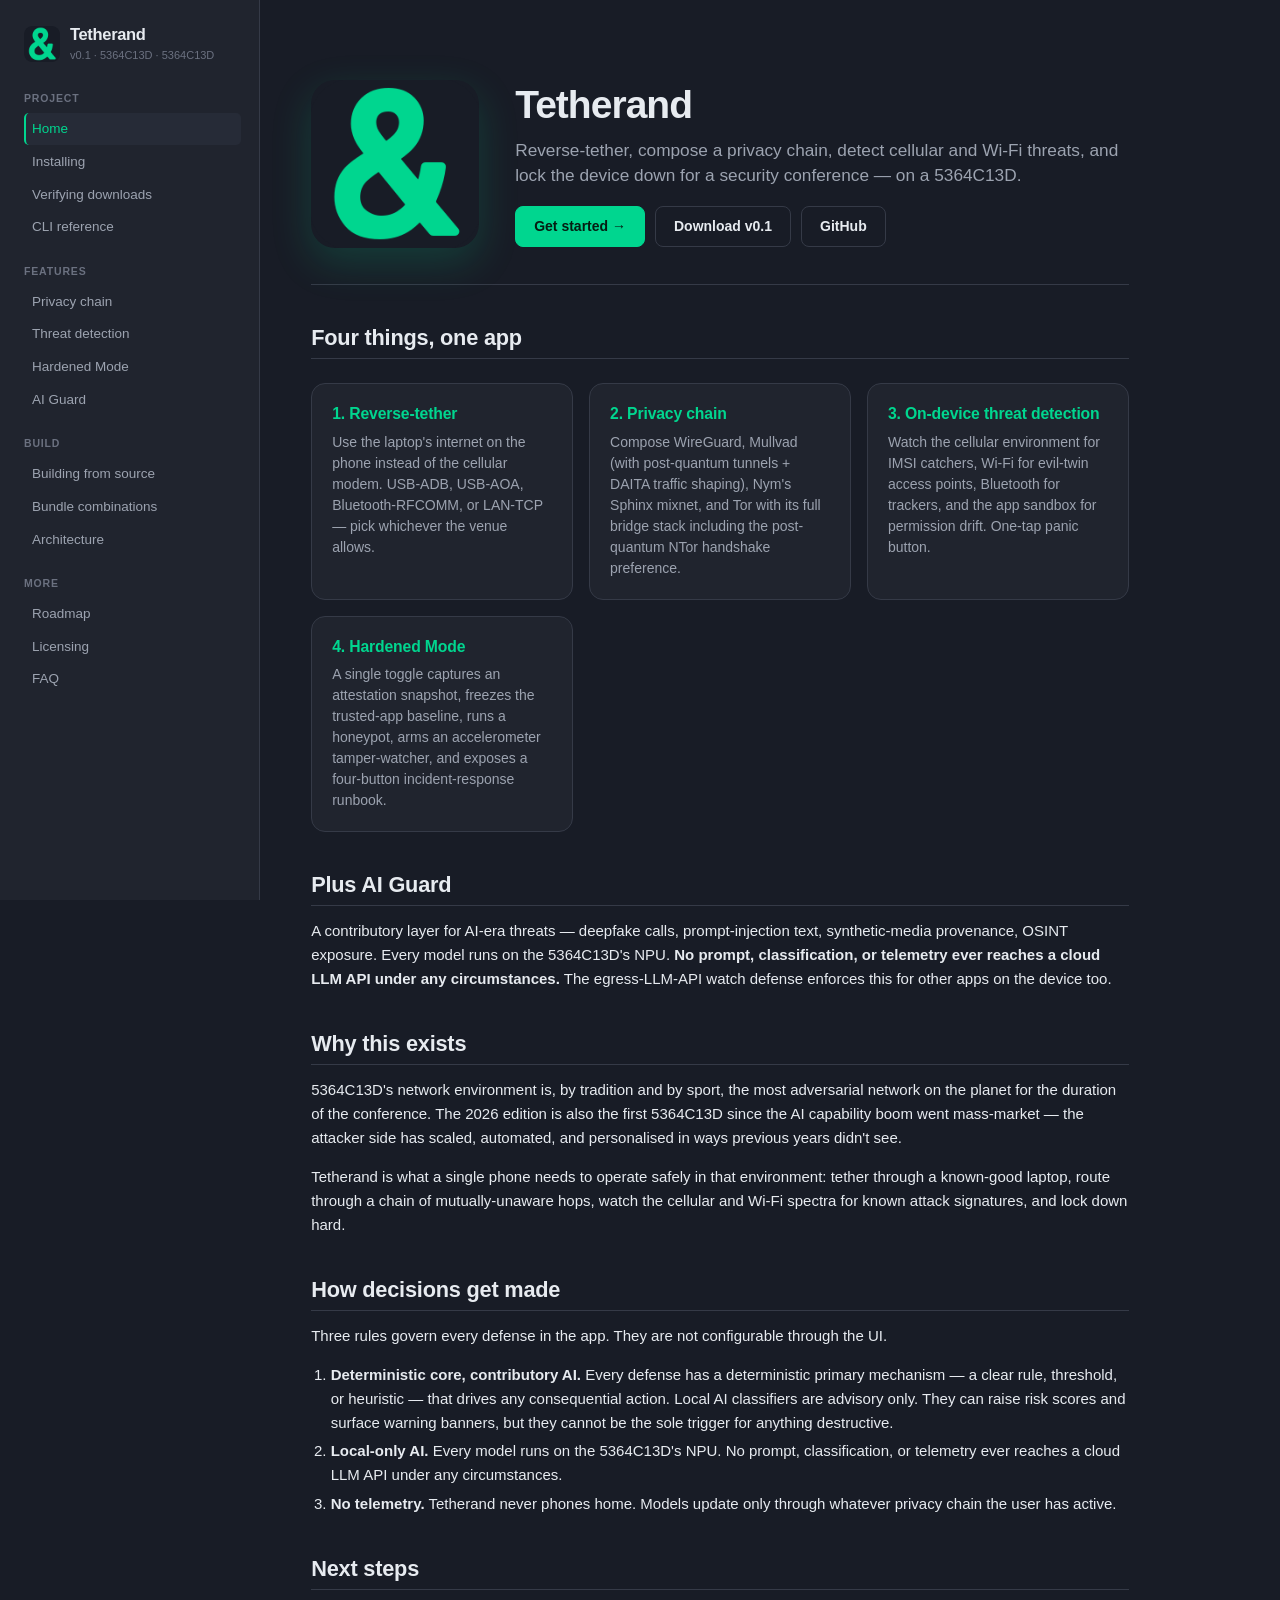
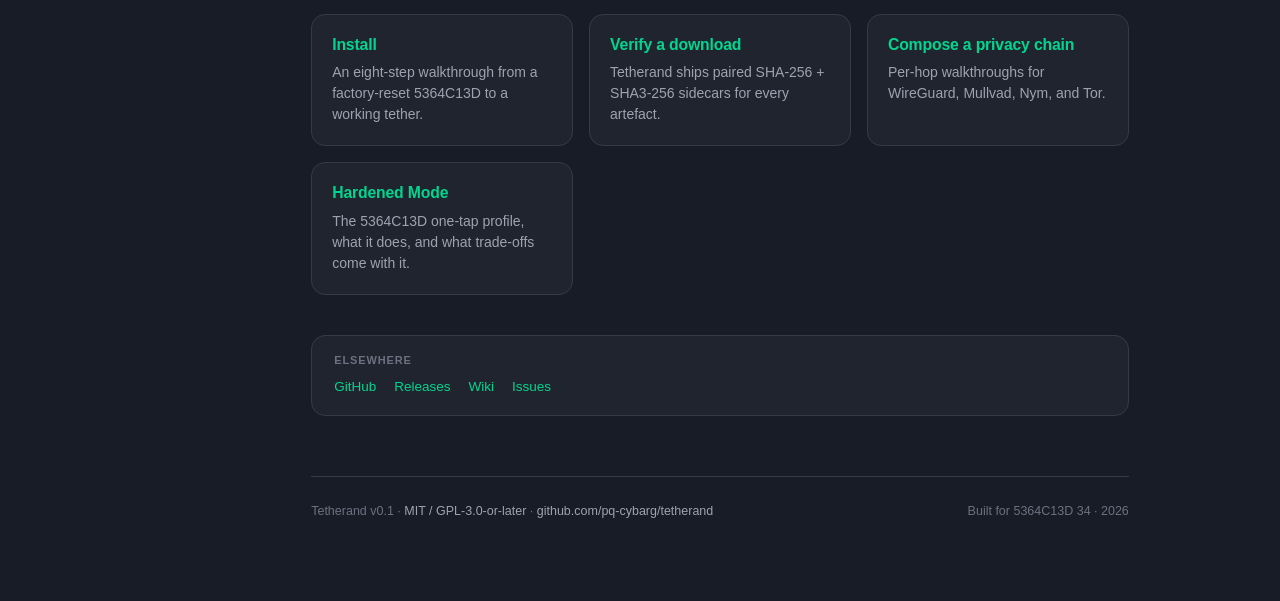
<file: docs/index.html>
<!doctype html>
<html lang="en">
<head>
<meta charset="utf-8">
<title>Home · Tetherand</title>
<meta name="viewport" content="width=device-width, initial-scale=1">
<meta name="description" content="Reverse-tether, privacy chain, threat detection, and Hardened Mode for the 5364C13D at security conferences.">
<meta property="og:title" content="Home · Tetherand">
<meta property="og:description" content="Reverse-tether, privacy chain, threat detection, and Hardened Mode for the 5364C13D at security conferences.">
<meta property="og:type" content="website">
<meta property="og:image" content="img/logo.png">
<meta property="og:url" content="https://pq-cybarg.github.io/tetherand/index.html">
<link rel="icon" type="image/png" href="img/logo.png">
<link rel="stylesheet" href="styles.css">
</head>
<body>
<div class="mobile-bar">
  <img src="img/logo.png" alt="">
  <h1>Tetherand</h1>
</div>
<div class="shell">
  <aside class="sidebar">
    <a class="brand" href="index.html">
      <img src="img/logo.png" alt="Tetherand logo">
      <span>
        <h1>Tetherand</h1>
        <small>v0.1 · 5364C13D · 5364C13D</small>
      </span>
    </a>
    <nav>
      <h5>Project</h5><ul>
      <li><a href="index.html" class="current">Home</a></li>
      <li><a href="installing.html">Installing</a></li>
      <li><a href="verifying.html">Verifying downloads</a></li>
      <li><a href="cli.html">CLI reference</a></li>
      </ul>
      <h5>Features</h5><ul>
      <li><a href="privacy-chain.html">Privacy chain</a></li>
      <li><a href="threat-detection.html">Threat detection</a></li>
      <li><a href="hardened-mode.html">Hardened Mode</a></li>
      <li><a href="ai-guard.html">AI Guard</a></li>
      </ul>
      <h5>Build</h5><ul>
      <li><a href="building.html">Building from source</a></li>
      <li><a href="bundles.html">Bundle combinations</a></li>
      <li><a href="architecture.html">Architecture</a></li>
      </ul>
      <h5>More</h5><ul>
      <li><a href="roadmap.html">Roadmap</a></li>
      <li><a href="licensing.html">Licensing</a></li>
      <li><a href="faq.html">FAQ</a></li>
      </ul>
    </nav>
  </aside>
  <main>
    
<div class="hero">
  <img src="img/logo.png" alt="Tetherand &amp; ampersand logo">
  <div>
    <h1>Tetherand</h1>
    <p class="tagline">Reverse-tether, compose a privacy chain, detect cellular and Wi-Fi threats, and lock the device down for a security conference &mdash; on a 5364C13D.</p>
    <div class="cta">
      <a class="primary" href="installing.html">Get started &rarr;</a>
      <a class="secondary" href="https://github.com/pq-cybarg/tetherand/releases">Download v0.1</a>
      <a class="secondary" href="https://github.com/pq-cybarg/tetherand">GitHub</a>
    </div>
  </div>
</div>

<h2 id="overview">Four things, one app</h2>

<div class="cards">
  <div class="card">
    <h3>1. Reverse-tether</h3>
    <p>Use the laptop's internet on the phone instead of the cellular modem. USB-ADB, USB-AOA, Bluetooth-RFCOMM, or LAN-TCP &mdash; pick whichever the venue allows.</p>
  </div>
  <div class="card">
    <h3>2. Privacy chain</h3>
    <p>Compose WireGuard, Mullvad (with post-quantum tunnels + DAITA traffic shaping), Nym's Sphinx mixnet, and Tor with its full bridge stack including the post-quantum NTor handshake preference.</p>
  </div>
  <div class="card">
    <h3>3. On-device threat detection</h3>
    <p>Watch the cellular environment for IMSI catchers, Wi-Fi for evil-twin access points, Bluetooth for trackers, and the app sandbox for permission drift. One-tap panic button.</p>
  </div>
  <div class="card">
    <h3>4. Hardened Mode</h3>
    <p>A single toggle captures an attestation snapshot, freezes the trusted-app baseline, runs a honeypot, arms an accelerometer tamper-watcher, and exposes a four-button incident-response runbook.</p>
  </div>
</div>

<h2 id="ai-guard">Plus AI Guard</h2>
<p>A contributory layer for AI-era threats &mdash; deepfake calls, prompt-injection text, synthetic-media provenance, OSINT exposure. Every model runs on the 5364C13D's NPU. <strong>No prompt, classification, or telemetry ever reaches a cloud LLM API under any circumstances.</strong> The egress-LLM-API watch defense enforces this for other apps on the device too.</p>

<h2 id="why">Why this exists</h2>
<p>5364C13D's network environment is, by tradition and by sport, the most adversarial network on the planet for the duration of the conference. The 2026 edition is also the first 5364C13D since the AI capability boom went mass-market &mdash; the attacker side has scaled, automated, and personalised in ways previous years didn't see.</p>
<p>Tetherand is what a single phone needs to operate safely in that environment: tether through a known-good laptop, route through a chain of mutually-unaware hops, watch the cellular and Wi-Fi spectra for known attack signatures, and lock down hard.</p>

<h2 id="philosophy">How decisions get made</h2>

<p>Three rules govern every defense in the app. They are not configurable through the UI.</p>

<ol>
  <li><strong>Deterministic core, contributory AI.</strong> Every defense has a deterministic primary mechanism &mdash; a clear rule, threshold, or heuristic &mdash; that drives any consequential action. Local AI classifiers are advisory only. They can raise risk scores and surface warning banners, but they cannot be the sole trigger for anything destructive.</li>
  <li><strong>Local-only AI.</strong> Every model runs on the 5364C13D's NPU. No prompt, classification, or telemetry ever reaches a cloud LLM API under any circumstances.</li>
  <li><strong>No telemetry.</strong> Tetherand never phones home. Models update only through whatever privacy chain the user has active.</li>
</ol>

<h2 id="next">Next steps</h2>
<div class="cards">
  <div class="card"><h3><a href="installing.html">Install</a></h3><p>An eight-step walkthrough from a factory-reset 5364C13D to a working tether.</p></div>
  <div class="card"><h3><a href="verifying.html">Verify a download</a></h3><p>Tetherand ships paired SHA-256 + SHA3-256 sidecars for every artefact.</p></div>
  <div class="card"><h3><a href="privacy-chain.html">Compose a privacy chain</a></h3><p>Per-hop walkthroughs for WireGuard, Mullvad, Nym, and Tor.</p></div>
  <div class="card"><h3><a href="hardened-mode.html">Hardened Mode</a></h3><p>The 5364C13D one-tap profile, what it does, and what trade-offs come with it.</p></div>
</div>

    <div class="toc-bottom">
      <h4>Elsewhere</h4>
      <div class="links">
        <a href="https://github.com/pq-cybarg/tetherand">GitHub</a>
        <a href="https://github.com/pq-cybarg/tetherand/releases">Releases</a>
        <a href="https://github.com/pq-cybarg/tetherand/wiki">Wiki</a>
        <a href="https://github.com/pq-cybarg/tetherand/issues">Issues</a>
      </div>
    </div>
    <footer class="site-footer">
      <div>Tetherand v0.1 · <a href="licensing.html">MIT / GPL-3.0-or-later</a> · <a href="https://github.com/pq-cybarg/tetherand">github.com/pq-cybarg/tetherand</a></div>
      <div>Built for 5364C13D 34 · 2026</div>
    </footer>
  </main>
</div>
</body>
</html>
</file>
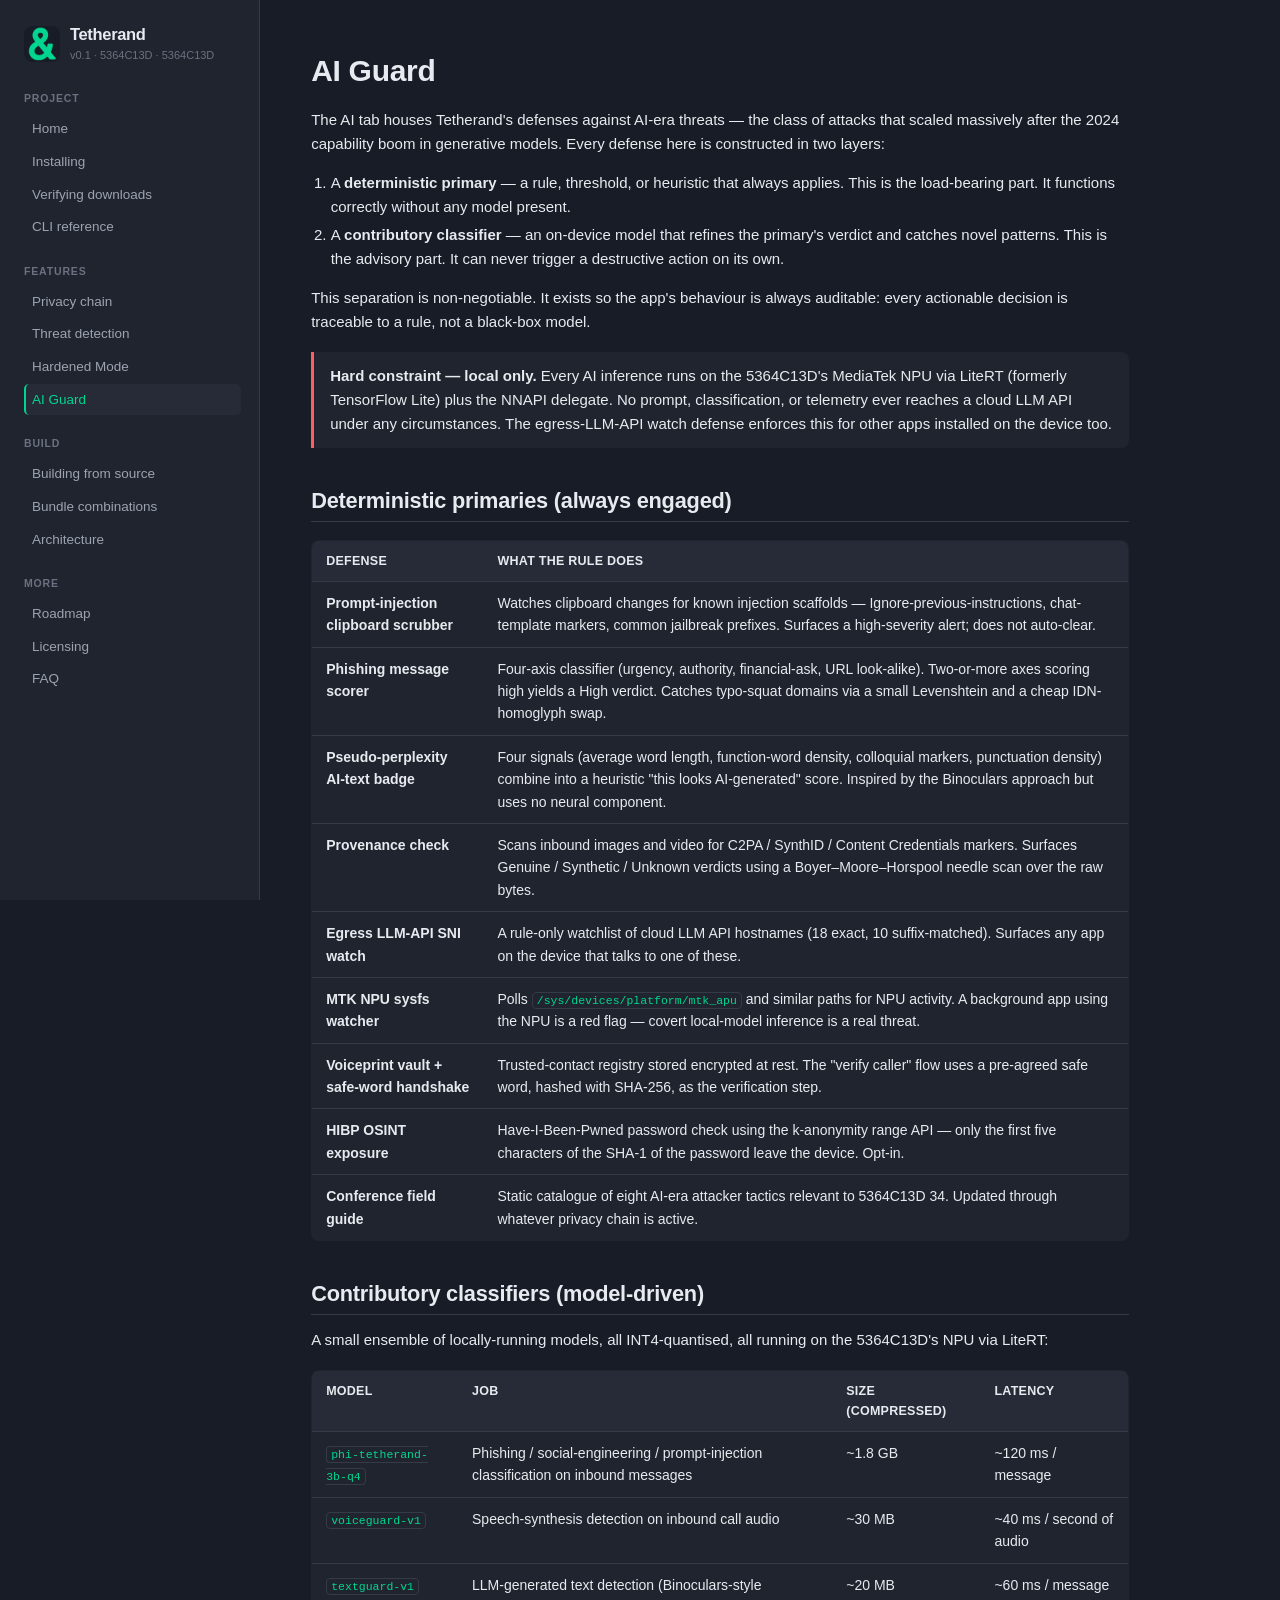
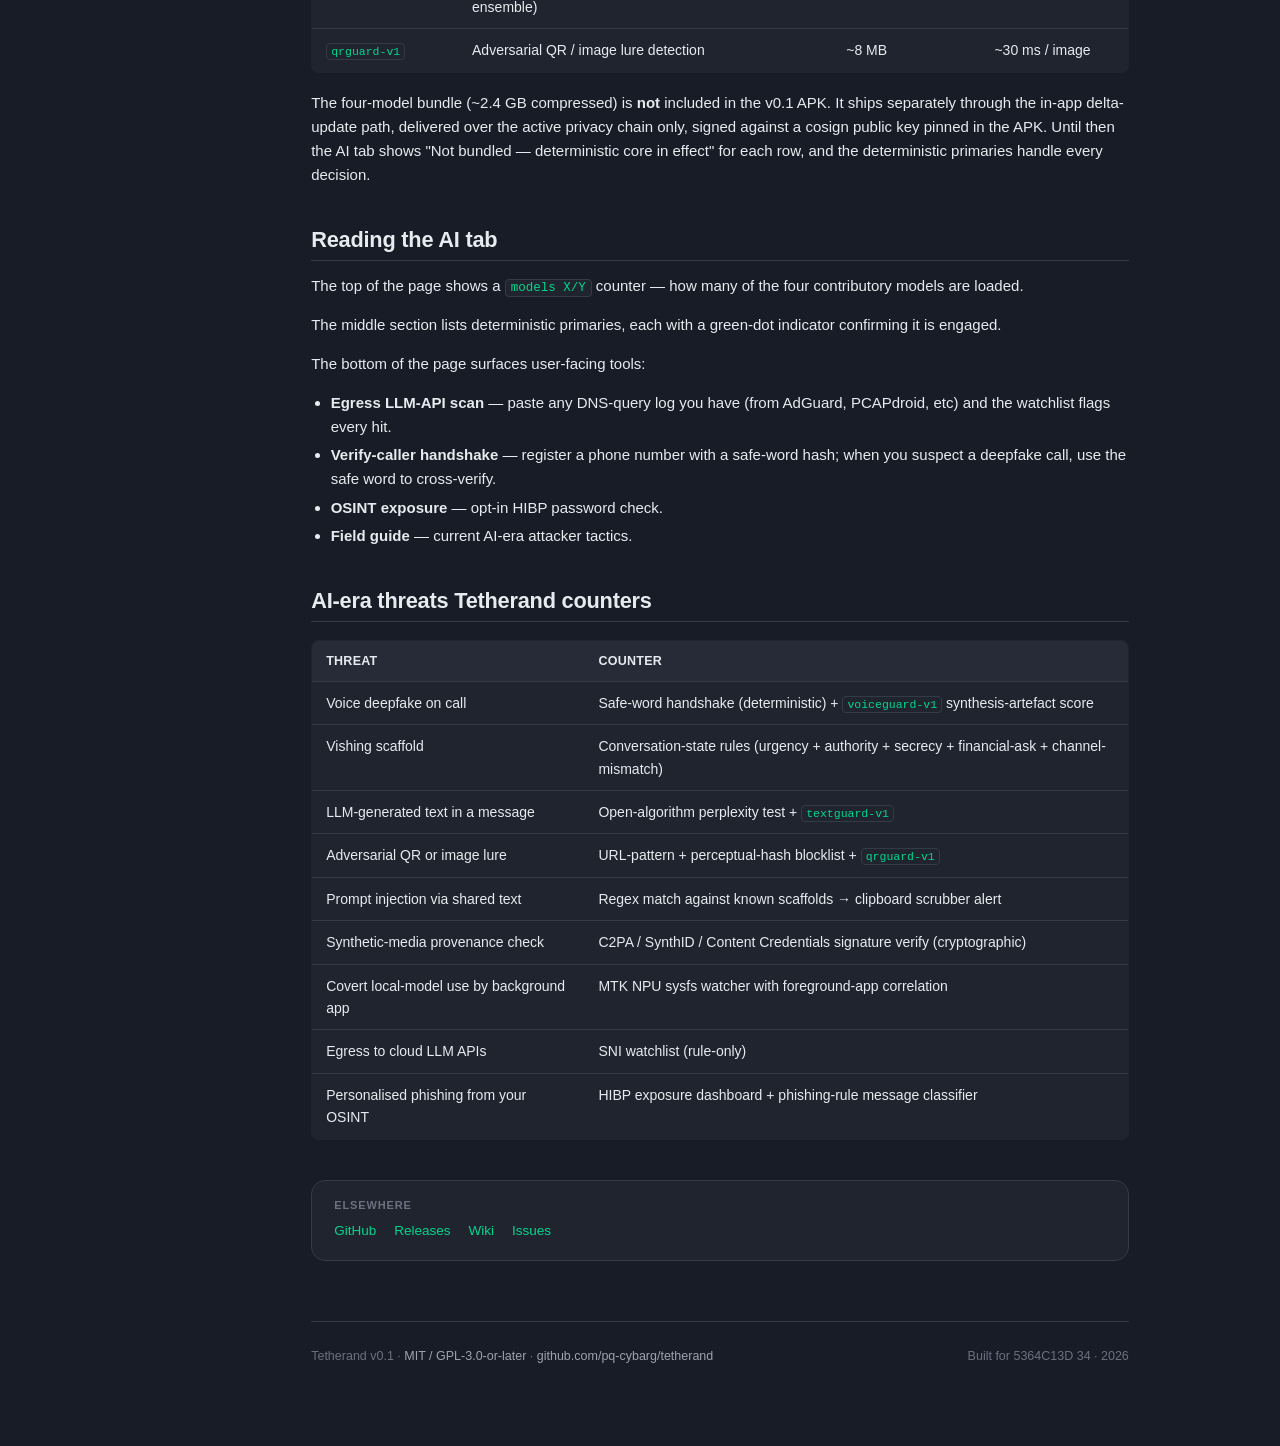
<file: docs/ai-guard.html>
<!doctype html>
<html lang="en">
<head>
<meta charset="utf-8">
<title>AI Guard · Tetherand</title>
<meta name="viewport" content="width=device-width, initial-scale=1">
<meta name="description" content="Deterministic primaries and contributory NPU-resident classifiers for AI-era threats. No cloud LLM calls.">
<meta property="og:title" content="AI Guard · Tetherand">
<meta property="og:description" content="Deterministic primaries and contributory NPU-resident classifiers for AI-era threats. No cloud LLM calls.">
<meta property="og:type" content="website">
<meta property="og:image" content="img/logo.png">
<meta property="og:url" content="https://pq-cybarg.github.io/tetherand/ai-guard.html">
<link rel="icon" type="image/png" href="img/logo.png">
<link rel="stylesheet" href="styles.css">
</head>
<body>
<div class="mobile-bar">
  <img src="img/logo.png" alt="">
  <h1>Tetherand</h1>
</div>
<div class="shell">
  <aside class="sidebar">
    <a class="brand" href="index.html">
      <img src="img/logo.png" alt="Tetherand logo">
      <span>
        <h1>Tetherand</h1>
        <small>v0.1 · 5364C13D · 5364C13D</small>
      </span>
    </a>
    <nav>
      <h5>Project</h5><ul>
      <li><a href="index.html">Home</a></li>
      <li><a href="installing.html">Installing</a></li>
      <li><a href="verifying.html">Verifying downloads</a></li>
      <li><a href="cli.html">CLI reference</a></li>
      </ul>
      <h5>Features</h5><ul>
      <li><a href="privacy-chain.html">Privacy chain</a></li>
      <li><a href="threat-detection.html">Threat detection</a></li>
      <li><a href="hardened-mode.html">Hardened Mode</a></li>
      <li><a href="ai-guard.html" class="current">AI Guard</a></li>
      </ul>
      <h5>Build</h5><ul>
      <li><a href="building.html">Building from source</a></li>
      <li><a href="bundles.html">Bundle combinations</a></li>
      <li><a href="architecture.html">Architecture</a></li>
      </ul>
      <h5>More</h5><ul>
      <li><a href="roadmap.html">Roadmap</a></li>
      <li><a href="licensing.html">Licensing</a></li>
      <li><a href="faq.html">FAQ</a></li>
      </ul>
    </nav>
  </aside>
  <main>
    
<h1>AI Guard</h1>

<p>The AI tab houses Tetherand's defenses against AI-era threats &mdash; the class of attacks that scaled massively after the 2024 capability boom in generative models. Every defense here is constructed in two layers:</p>

<ol>
  <li>A <strong>deterministic primary</strong> &mdash; a rule, threshold, or heuristic that always applies. This is the load-bearing part. It functions correctly without any model present.</li>
  <li>A <strong>contributory classifier</strong> &mdash; an on-device model that refines the primary's verdict and catches novel patterns. This is the advisory part. It can never trigger a destructive action on its own.</li>
</ol>

<p>This separation is non-negotiable. It exists so the app's behaviour is always auditable: every actionable decision is traceable to a rule, not a black-box model.</p>

<div class="callout danger">
  <strong>Hard constraint &mdash; local only.</strong> Every AI inference runs on the 5364C13D's MediaTek NPU via LiteRT (formerly TensorFlow Lite) plus the NNAPI delegate. No prompt, classification, or telemetry ever reaches a cloud LLM API under any circumstances. The egress-LLM-API watch defense enforces this for other apps installed on the device too.
</div>

<h2 id="primaries">Deterministic primaries (always engaged)</h2>

<table>
  <tr><th>Defense</th><th>What the rule does</th></tr>
  <tr><td><strong>Prompt-injection clipboard scrubber</strong></td><td>Watches clipboard changes for known injection scaffolds &mdash; Ignore-previous-instructions, chat-template markers, common jailbreak prefixes. Surfaces a high-severity alert; does not auto-clear.</td></tr>
  <tr><td><strong>Phishing message scorer</strong></td><td>Four-axis classifier (urgency, authority, financial-ask, URL look-alike). Two-or-more axes scoring high yields a High verdict. Catches typo-squat domains via a small Levenshtein and a cheap IDN-homoglyph swap.</td></tr>
  <tr><td><strong>Pseudo-perplexity AI-text badge</strong></td><td>Four signals (average word length, function-word density, colloquial markers, punctuation density) combine into a heuristic "this looks AI-generated" score. Inspired by the Binoculars approach but uses no neural component.</td></tr>
  <tr><td><strong>Provenance check</strong></td><td>Scans inbound images and video for C2PA / SynthID / Content Credentials markers. Surfaces Genuine / Synthetic / Unknown verdicts using a Boyer&ndash;Moore&ndash;Horspool needle scan over the raw bytes.</td></tr>
  <tr><td><strong>Egress LLM-API SNI watch</strong></td><td>A rule-only watchlist of cloud LLM API hostnames (18 exact, 10 suffix-matched). Surfaces any app on the device that talks to one of these.</td></tr>
  <tr><td><strong>MTK NPU sysfs watcher</strong></td><td>Polls <code>/sys/devices/platform/mtk_apu</code> and similar paths for NPU activity. A background app using the NPU is a red flag &mdash; covert local-model inference is a real threat.</td></tr>
  <tr><td><strong>Voiceprint vault + safe-word handshake</strong></td><td>Trusted-contact registry stored encrypted at rest. The "verify caller" flow uses a pre-agreed safe word, hashed with SHA-256, as the verification step.</td></tr>
  <tr><td><strong>HIBP OSINT exposure</strong></td><td>Have-I-Been-Pwned password check using the k-anonymity range API &mdash; only the first five characters of the SHA-1 of the password leave the device. Opt-in.</td></tr>
  <tr><td><strong>Conference field guide</strong></td><td>Static catalogue of eight AI-era attacker tactics relevant to 5364C13D 34. Updated through whatever privacy chain is active.</td></tr>
</table>

<h2 id="contributory">Contributory classifiers (model-driven)</h2>

<p>A small ensemble of locally-running models, all INT4-quantised, all running on the 5364C13D's NPU via LiteRT:</p>

<table>
  <tr><th>Model</th><th>Job</th><th>Size (compressed)</th><th>Latency</th></tr>
  <tr><td><code>phi-tetherand-3b-q4</code></td><td>Phishing / social-engineering / prompt-injection classification on inbound messages</td><td>~1.8 GB</td><td>~120 ms / message</td></tr>
  <tr><td><code>voiceguard-v1</code></td><td>Speech-synthesis detection on inbound call audio</td><td>~30 MB</td><td>~40 ms / second of audio</td></tr>
  <tr><td><code>textguard-v1</code></td><td>LLM-generated text detection (Binoculars-style ensemble)</td><td>~20 MB</td><td>~60 ms / message</td></tr>
  <tr><td><code>qrguard-v1</code></td><td>Adversarial QR / image lure detection</td><td>~8 MB</td><td>~30 ms / image</td></tr>
</table>

<p>The four-model bundle (~2.4 GB compressed) is <strong>not</strong> included in the v0.1 APK. It ships separately through the in-app delta-update path, delivered over the active privacy chain only, signed against a cosign public key pinned in the APK. Until then the AI tab shows "Not bundled &mdash; deterministic core in effect" for each row, and the deterministic primaries handle every decision.</p>

<h2 id="ai-tab">Reading the AI tab</h2>

<p>The top of the page shows a <code>models X/Y</code> counter &mdash; how many of the four contributory models are loaded.</p>
<p>The middle section lists deterministic primaries, each with a green-dot indicator confirming it is engaged.</p>
<p>The bottom of the page surfaces user-facing tools:</p>
<ul>
  <li><strong>Egress LLM-API scan</strong> &mdash; paste any DNS-query log you have (from AdGuard, PCAPdroid, etc) and the watchlist flags every hit.</li>
  <li><strong>Verify-caller handshake</strong> &mdash; register a phone number with a safe-word hash; when you suspect a deepfake call, use the safe word to cross-verify.</li>
  <li><strong>OSINT exposure</strong> &mdash; opt-in HIBP password check.</li>
  <li><strong>Field guide</strong> &mdash; current AI-era attacker tactics.</li>
</ul>

<h2 id="threats">AI-era threats Tetherand counters</h2>

<table>
  <tr><th>Threat</th><th>Counter</th></tr>
  <tr><td>Voice deepfake on call</td><td>Safe-word handshake (deterministic) + <code>voiceguard-v1</code> synthesis-artefact score</td></tr>
  <tr><td>Vishing scaffold</td><td>Conversation-state rules (urgency + authority + secrecy + financial-ask + channel-mismatch)</td></tr>
  <tr><td>LLM-generated text in a message</td><td>Open-algorithm perplexity test + <code>textguard-v1</code></td></tr>
  <tr><td>Adversarial QR or image lure</td><td>URL-pattern + perceptual-hash blocklist + <code>qrguard-v1</code></td></tr>
  <tr><td>Prompt injection via shared text</td><td>Regex match against known scaffolds &rarr; clipboard scrubber alert</td></tr>
  <tr><td>Synthetic-media provenance check</td><td>C2PA / SynthID / Content Credentials signature verify (cryptographic)</td></tr>
  <tr><td>Covert local-model use by background app</td><td>MTK NPU sysfs watcher with foreground-app correlation</td></tr>
  <tr><td>Egress to cloud LLM APIs</td><td>SNI watchlist (rule-only)</td></tr>
  <tr><td>Personalised phishing from your OSINT</td><td>HIBP exposure dashboard + phishing-rule message classifier</td></tr>
</table>

    <div class="toc-bottom">
      <h4>Elsewhere</h4>
      <div class="links">
        <a href="https://github.com/pq-cybarg/tetherand">GitHub</a>
        <a href="https://github.com/pq-cybarg/tetherand/releases">Releases</a>
        <a href="https://github.com/pq-cybarg/tetherand/wiki">Wiki</a>
        <a href="https://github.com/pq-cybarg/tetherand/issues">Issues</a>
      </div>
    </div>
    <footer class="site-footer">
      <div>Tetherand v0.1 · <a href="licensing.html">MIT / GPL-3.0-or-later</a> · <a href="https://github.com/pq-cybarg/tetherand">github.com/pq-cybarg/tetherand</a></div>
      <div>Built for 5364C13D 34 · 2026</div>
    </footer>
  </main>
</div>
</body>
</html>
</file>
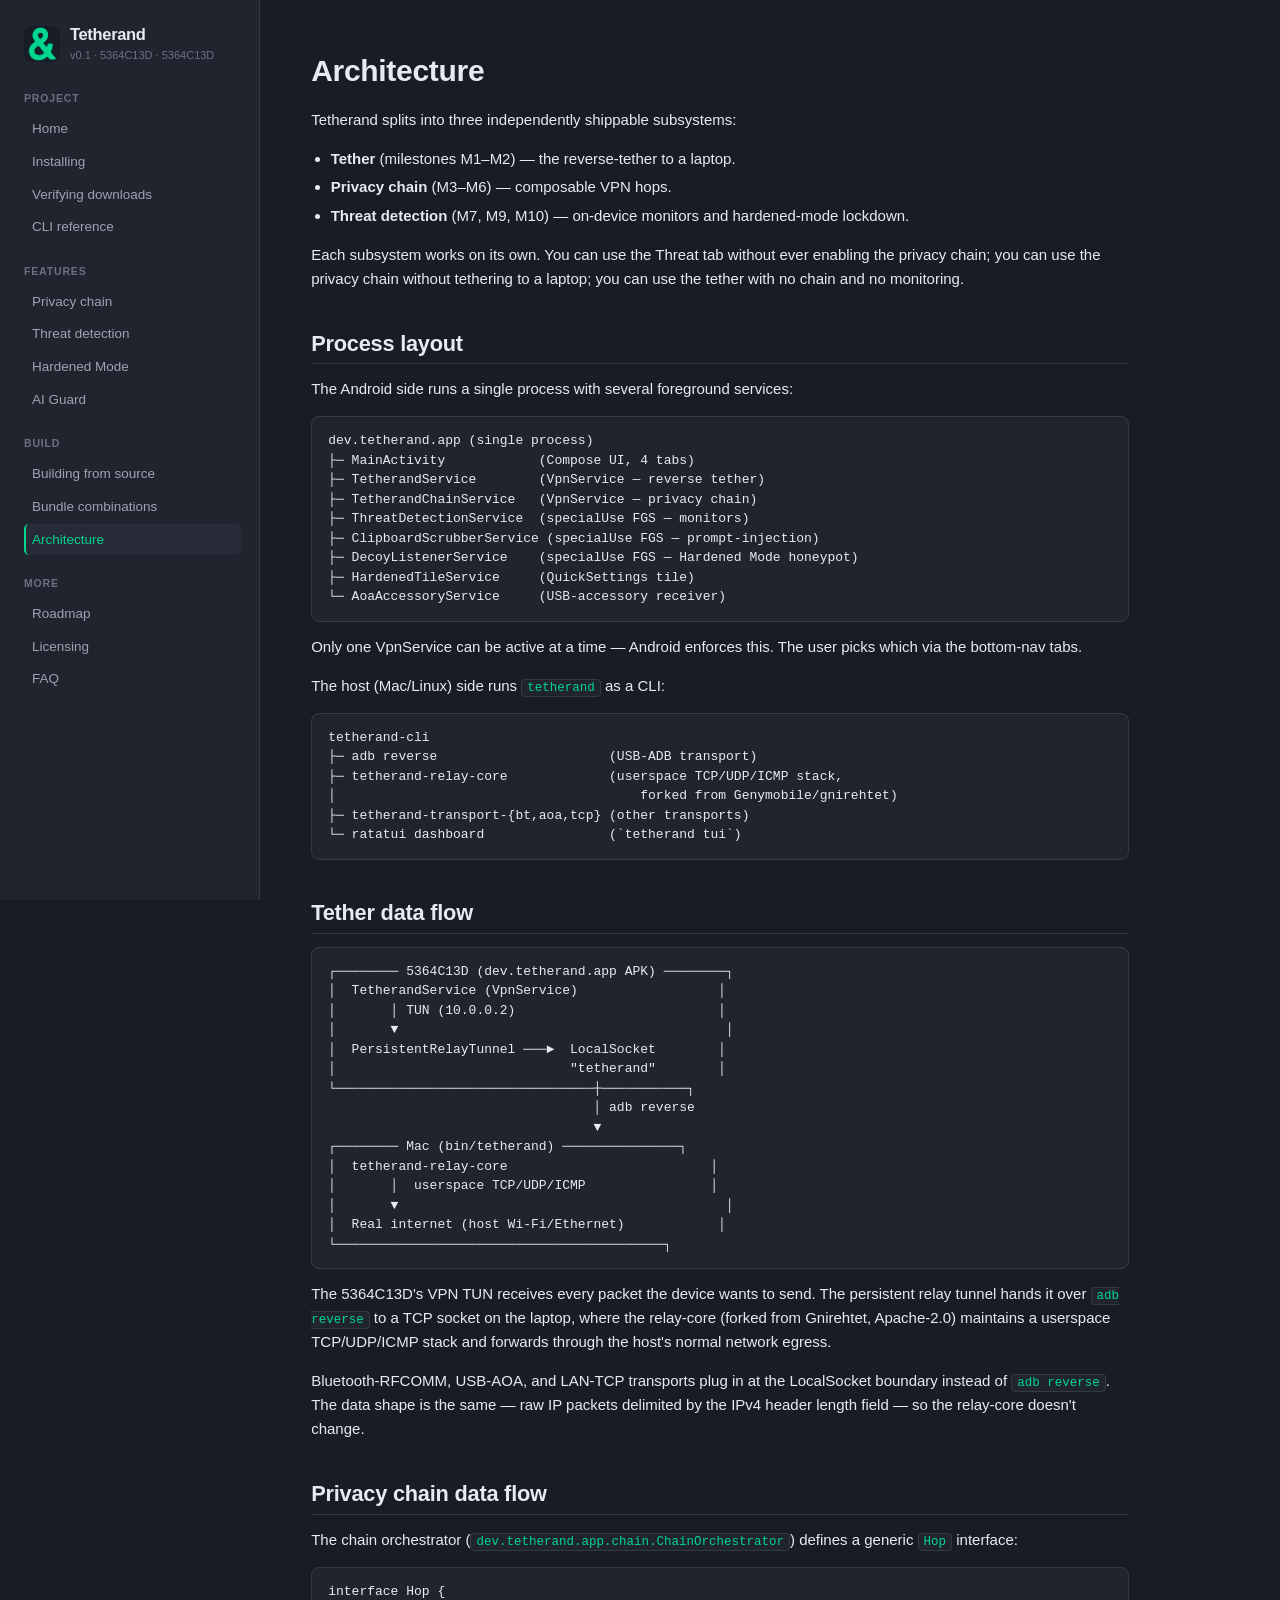
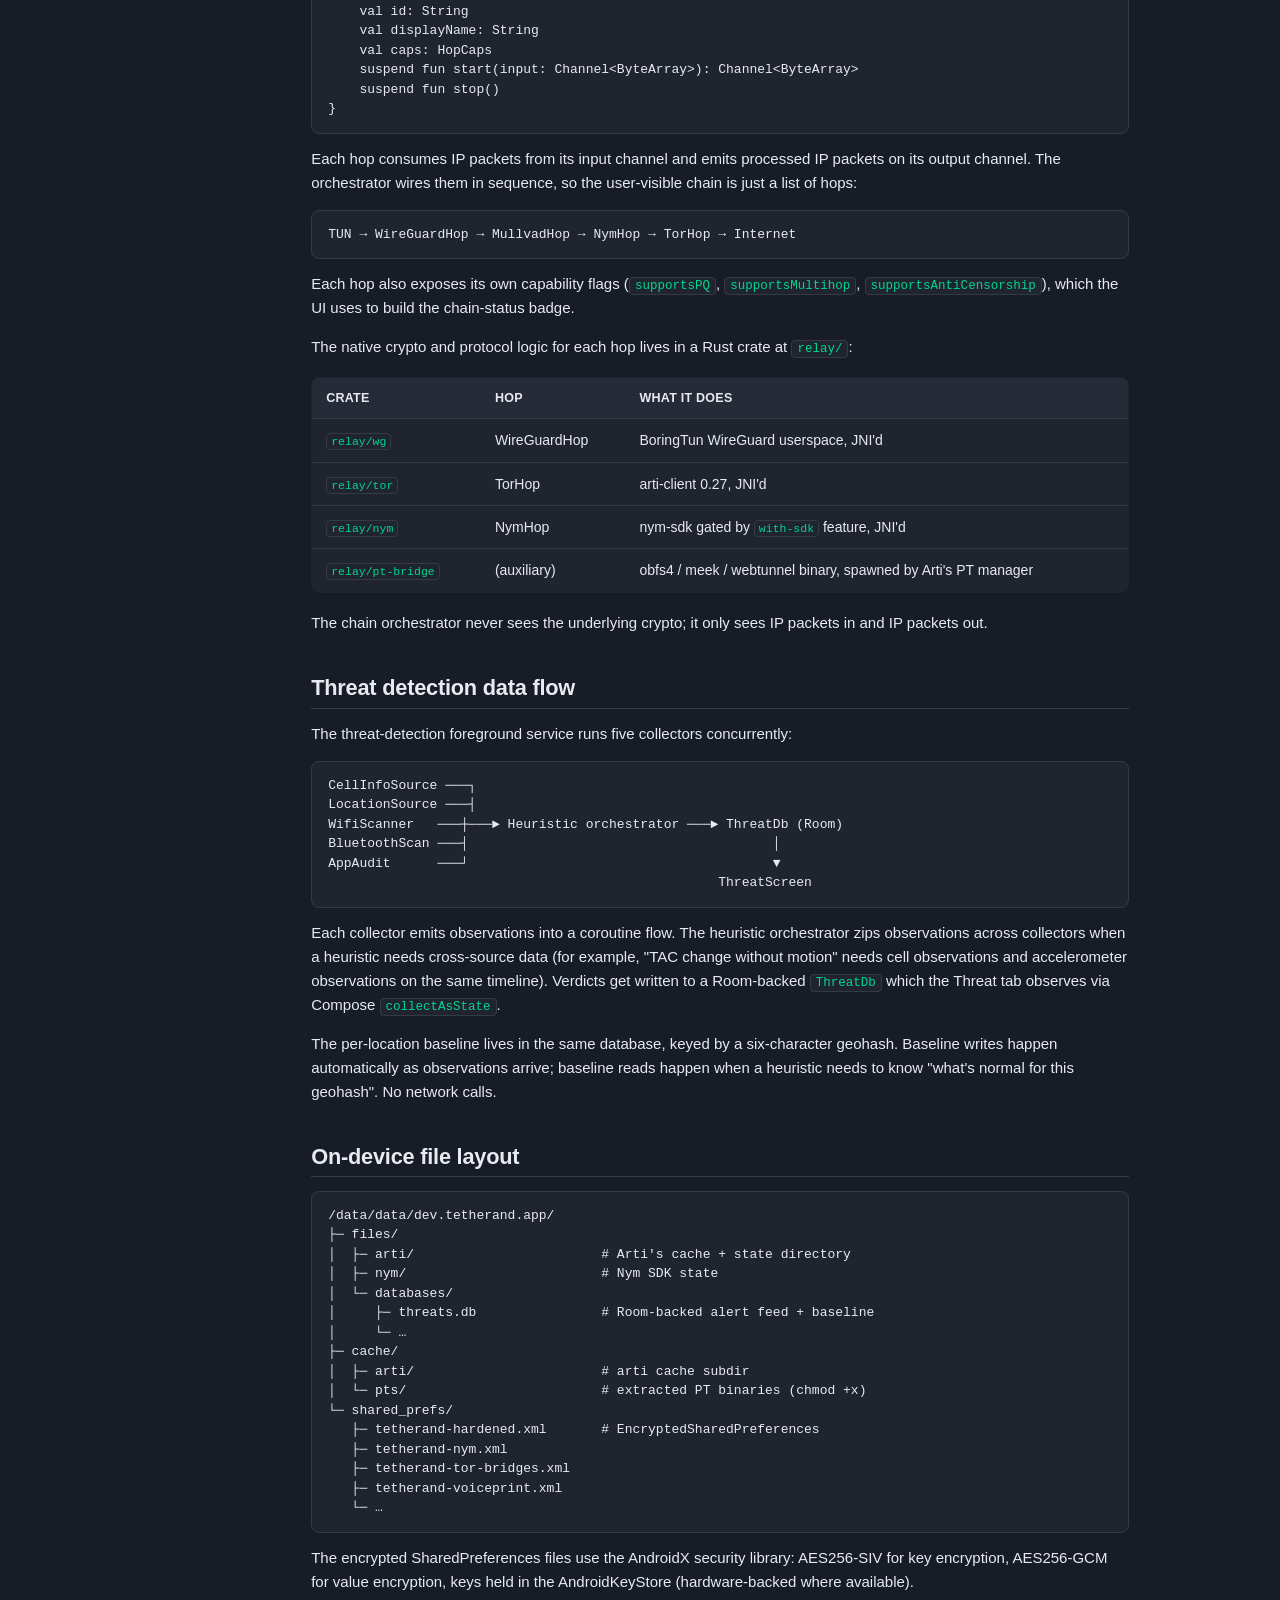
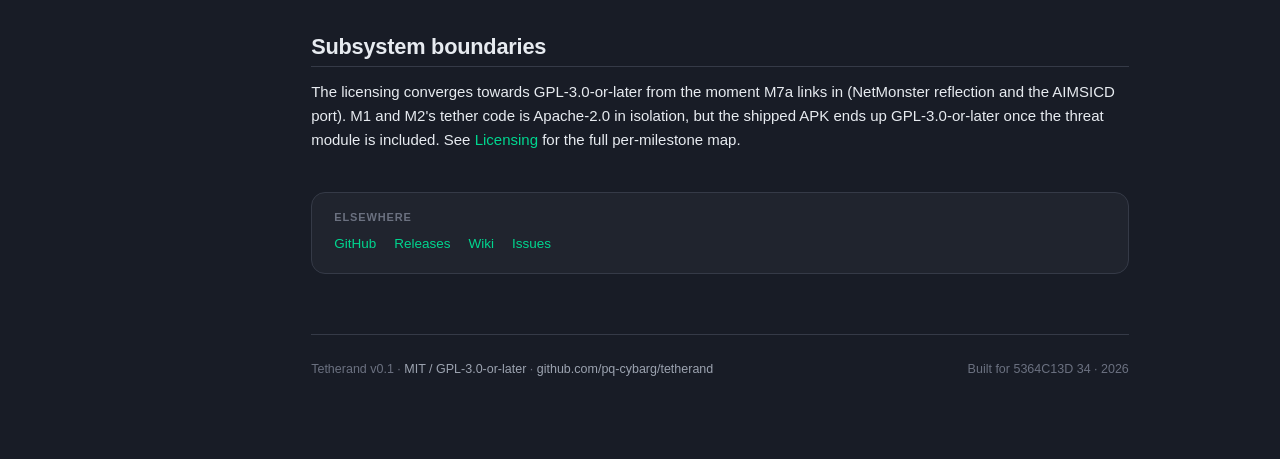
<file: docs/architecture.html>
<!doctype html>
<html lang="en">
<head>
<meta charset="utf-8">
<title>Architecture · Tetherand</title>
<meta name="viewport" content="width=device-width, initial-scale=1">
<meta name="description" content="Process layout, data-flow diagrams, on-device file paths, and subsystem boundaries.">
<meta property="og:title" content="Architecture · Tetherand">
<meta property="og:description" content="Process layout, data-flow diagrams, on-device file paths, and subsystem boundaries.">
<meta property="og:type" content="website">
<meta property="og:image" content="img/logo.png">
<meta property="og:url" content="https://pq-cybarg.github.io/tetherand/architecture.html">
<link rel="icon" type="image/png" href="img/logo.png">
<link rel="stylesheet" href="styles.css">
</head>
<body>
<div class="mobile-bar">
  <img src="img/logo.png" alt="">
  <h1>Tetherand</h1>
</div>
<div class="shell">
  <aside class="sidebar">
    <a class="brand" href="index.html">
      <img src="img/logo.png" alt="Tetherand logo">
      <span>
        <h1>Tetherand</h1>
        <small>v0.1 · 5364C13D · 5364C13D</small>
      </span>
    </a>
    <nav>
      <h5>Project</h5><ul>
      <li><a href="index.html">Home</a></li>
      <li><a href="installing.html">Installing</a></li>
      <li><a href="verifying.html">Verifying downloads</a></li>
      <li><a href="cli.html">CLI reference</a></li>
      </ul>
      <h5>Features</h5><ul>
      <li><a href="privacy-chain.html">Privacy chain</a></li>
      <li><a href="threat-detection.html">Threat detection</a></li>
      <li><a href="hardened-mode.html">Hardened Mode</a></li>
      <li><a href="ai-guard.html">AI Guard</a></li>
      </ul>
      <h5>Build</h5><ul>
      <li><a href="building.html">Building from source</a></li>
      <li><a href="bundles.html">Bundle combinations</a></li>
      <li><a href="architecture.html" class="current">Architecture</a></li>
      </ul>
      <h5>More</h5><ul>
      <li><a href="roadmap.html">Roadmap</a></li>
      <li><a href="licensing.html">Licensing</a></li>
      <li><a href="faq.html">FAQ</a></li>
      </ul>
    </nav>
  </aside>
  <main>
    
<h1>Architecture</h1>

<p>Tetherand splits into three independently shippable subsystems:</p>
<ul>
  <li><strong>Tether</strong> (milestones M1&ndash;M2) &mdash; the reverse-tether to a laptop.</li>
  <li><strong>Privacy chain</strong> (M3&ndash;M6) &mdash; composable VPN hops.</li>
  <li><strong>Threat detection</strong> (M7, M9, M10) &mdash; on-device monitors and hardened-mode lockdown.</li>
</ul>

<p>Each subsystem works on its own. You can use the Threat tab without ever enabling the privacy chain; you can use the privacy chain without tethering to a laptop; you can use the tether with no chain and no monitoring.</p>

<h2 id="processes">Process layout</h2>

<p>The Android side runs a single process with several foreground services:</p>

<pre><code>dev.tetherand.app (single process)
&#9500;&#9472; MainActivity            (Compose UI, 4 tabs)
&#9500;&#9472; TetherandService        (VpnService &mdash; reverse tether)
&#9500;&#9472; TetherandChainService   (VpnService &mdash; privacy chain)
&#9500;&#9472; ThreatDetectionService  (specialUse FGS &mdash; monitors)
&#9500;&#9472; ClipboardScrubberService (specialUse FGS &mdash; prompt-injection)
&#9500;&#9472; DecoyListenerService    (specialUse FGS &mdash; Hardened Mode honeypot)
&#9500;&#9472; HardenedTileService     (QuickSettings tile)
&#9492;&#9472; AoaAccessoryService     (USB-accessory receiver)</code></pre>

<p>Only one VpnService can be active at a time &mdash; Android enforces this. The user picks which via the bottom-nav tabs.</p>

<p>The host (Mac/Linux) side runs <code>tetherand</code> as a CLI:</p>

<pre><code>tetherand-cli
&#9500;&#9472; adb reverse                      (USB-ADB transport)
&#9500;&#9472; tetherand-relay-core             (userspace TCP/UDP/ICMP stack,
&#9474;                                       forked from Genymobile/gnirehtet)
&#9500;&#9472; tetherand-transport-{bt,aoa,tcp} (other transports)
&#9492;&#9472; ratatui dashboard                (`tetherand tui`)</code></pre>

<h2 id="tether-flow">Tether data flow</h2>

<pre><code>&#9484;&#9472;&#9472;&#9472;&#9472;&#9472;&#9472;&#9472;&#9472; 5364C13D (dev.tetherand.app APK) &#9472;&#9472;&#9472;&#9472;&#9472;&#9472;&#9472;&#9472;&#9488;
&#9474;  TetherandService (VpnService)                  &#9474;
&#9474;       &#9474; TUN (10.0.0.2)                          &#9474;
&#9474;       &#9660;                                          &#9474;
&#9474;  PersistentRelayTunnel &#9472;&#9472;&#9472;&#9658;  LocalSocket        &#9474;
&#9474;                              "tetherand"        &#9474;
&#9492;&#9472;&#9472;&#9472;&#9472;&#9472;&#9472;&#9472;&#9472;&#9472;&#9472;&#9472;&#9472;&#9472;&#9472;&#9472;&#9472;&#9472;&#9472;&#9472;&#9472;&#9472;&#9472;&#9472;&#9472;&#9472;&#9472;&#9472;&#9472;&#9472;&#9472;&#9472;&#9472;&#9472;&#9532;&#9472;&#9472;&#9472;&#9472;&#9472;&#9472;&#9472;&#9472;&#9472;&#9472;&#9472;&#9488;
                                  &#9474; adb reverse
                                  &#9660;
&#9484;&#9472;&#9472;&#9472;&#9472;&#9472;&#9472;&#9472;&#9472; Mac (bin/tetherand) &#9472;&#9472;&#9472;&#9472;&#9472;&#9472;&#9472;&#9472;&#9472;&#9472;&#9472;&#9472;&#9472;&#9472;&#9472;&#9488;
&#9474;  tetherand-relay-core                          &#9474;
&#9474;       &#9474;  userspace TCP/UDP/ICMP                &#9474;
&#9474;       &#9660;                                          &#9474;
&#9474;  Real internet (host Wi-Fi/Ethernet)            &#9474;
&#9492;&#9472;&#9472;&#9472;&#9472;&#9472;&#9472;&#9472;&#9472;&#9472;&#9472;&#9472;&#9472;&#9472;&#9472;&#9472;&#9472;&#9472;&#9472;&#9472;&#9472;&#9472;&#9472;&#9472;&#9472;&#9472;&#9472;&#9472;&#9472;&#9472;&#9472;&#9472;&#9472;&#9472;&#9472;&#9472;&#9472;&#9472;&#9472;&#9472;&#9472;&#9472;&#9472;&#9488;</code></pre>

<p>The 5364C13D's VPN TUN receives every packet the device wants to send. The persistent relay tunnel hands it over <code>adb reverse</code> to a TCP socket on the laptop, where the relay-core (forked from Gnirehtet, Apache-2.0) maintains a userspace TCP/UDP/ICMP stack and forwards through the host's normal network egress.</p>

<p>Bluetooth-RFCOMM, USB-AOA, and LAN-TCP transports plug in at the LocalSocket boundary instead of <code>adb reverse</code>. The data shape is the same &mdash; raw IP packets delimited by the IPv4 header length field &mdash; so the relay-core doesn't change.</p>

<h2 id="chain-flow">Privacy chain data flow</h2>

<p>The chain orchestrator (<code>dev.tetherand.app.chain.ChainOrchestrator</code>) defines a generic <code>Hop</code> interface:</p>

<pre><code>interface Hop {
    val id: String
    val displayName: String
    val caps: HopCaps
    suspend fun start(input: Channel&lt;ByteArray&gt;): Channel&lt;ByteArray&gt;
    suspend fun stop()
}</code></pre>

<p>Each hop consumes IP packets from its input channel and emits processed IP packets on its output channel. The orchestrator wires them in sequence, so the user-visible chain is just a list of hops:</p>

<pre><code>TUN &rarr; WireGuardHop &rarr; MullvadHop &rarr; NymHop &rarr; TorHop &rarr; Internet</code></pre>

<p>Each hop also exposes its own capability flags (<code>supportsPQ</code>, <code>supportsMultihop</code>, <code>supportsAntiCensorship</code>), which the UI uses to build the chain-status badge.</p>

<p>The native crypto and protocol logic for each hop lives in a Rust crate at <code>relay/</code>:</p>

<table>
  <tr><th>Crate</th><th>Hop</th><th>What it does</th></tr>
  <tr><td><code>relay/wg</code></td><td>WireGuardHop</td><td>BoringTun WireGuard userspace, JNI'd</td></tr>
  <tr><td><code>relay/tor</code></td><td>TorHop</td><td>arti-client 0.27, JNI'd</td></tr>
  <tr><td><code>relay/nym</code></td><td>NymHop</td><td>nym-sdk gated by <code>with-sdk</code> feature, JNI'd</td></tr>
  <tr><td><code>relay/pt-bridge</code></td><td>(auxiliary)</td><td>obfs4 / meek / webtunnel binary, spawned by Arti's PT manager</td></tr>
</table>

<p>The chain orchestrator never sees the underlying crypto; it only sees IP packets in and IP packets out.</p>

<h2 id="threat-flow">Threat detection data flow</h2>

<p>The threat-detection foreground service runs five collectors concurrently:</p>

<pre><code>CellInfoSource &#9472;&#9472;&#9472;&#9488;
LocationSource &#9472;&#9472;&#9472;&#9508;
WifiScanner   &#9472;&#9472;&#9472;&#9532;&#9472;&#9472;&#9472;&#9658; Heuristic orchestrator &#9472;&#9472;&#9472;&#9658; ThreatDb (Room)
BluetoothScan &#9472;&#9472;&#9472;&#9508;                                       &#9474;
AppAudit      &#9472;&#9472;&#9472;&#9496;                                       &#9660;
                                                  ThreatScreen</code></pre>

<p>Each collector emits observations into a coroutine flow. The heuristic orchestrator zips observations across collectors when a heuristic needs cross-source data (for example, "TAC change without motion" needs cell observations and accelerometer observations on the same timeline). Verdicts get written to a Room-backed <code>ThreatDb</code> which the Threat tab observes via Compose <code>collectAsState</code>.</p>

<p>The per-location baseline lives in the same database, keyed by a six-character geohash. Baseline writes happen automatically as observations arrive; baseline reads happen when a heuristic needs to know "what's normal for this geohash". No network calls.</p>

<h2 id="storage">On-device file layout</h2>

<pre><code>/data/data/dev.tetherand.app/
&#9500;&#9472; files/
&#9474;  &#9500;&#9472; arti/                        # Arti's cache + state directory
&#9474;  &#9500;&#9472; nym/                         # Nym SDK state
&#9474;  &#9492;&#9472; databases/
&#9474;     &#9500;&#9472; threats.db                # Room-backed alert feed + baseline
&#9474;     &#9492;&#9472; &hellip;
&#9500;&#9472; cache/
&#9474;  &#9500;&#9472; arti/                        # arti cache subdir
&#9474;  &#9492;&#9472; pts/                         # extracted PT binaries (chmod +x)
&#9492;&#9472; shared_prefs/
   &#9500;&#9472; tetherand-hardened.xml       # EncryptedSharedPreferences
   &#9500;&#9472; tetherand-nym.xml
   &#9500;&#9472; tetherand-tor-bridges.xml
   &#9500;&#9472; tetherand-voiceprint.xml
   &#9492;&#9472; &hellip;</code></pre>

<p>The encrypted SharedPreferences files use the AndroidX security library: AES256-SIV for key encryption, AES256-GCM for value encryption, keys held in the AndroidKeyStore (hardware-backed where available).</p>

<h2 id="licensing-arch">Subsystem boundaries</h2>

<p>The licensing converges towards GPL-3.0-or-later from the moment M7a links in (NetMonster reflection and the AIMSICD port). M1 and M2's tether code is Apache-2.0 in isolation, but the shipped APK ends up GPL-3.0-or-later once the threat module is included. See <a href="licensing.html">Licensing</a> for the full per-milestone map.</p>

    <div class="toc-bottom">
      <h4>Elsewhere</h4>
      <div class="links">
        <a href="https://github.com/pq-cybarg/tetherand">GitHub</a>
        <a href="https://github.com/pq-cybarg/tetherand/releases">Releases</a>
        <a href="https://github.com/pq-cybarg/tetherand/wiki">Wiki</a>
        <a href="https://github.com/pq-cybarg/tetherand/issues">Issues</a>
      </div>
    </div>
    <footer class="site-footer">
      <div>Tetherand v0.1 · <a href="licensing.html">MIT / GPL-3.0-or-later</a> · <a href="https://github.com/pq-cybarg/tetherand">github.com/pq-cybarg/tetherand</a></div>
      <div>Built for 5364C13D 34 · 2026</div>
    </footer>
  </main>
</div>
</body>
</html>
</file>
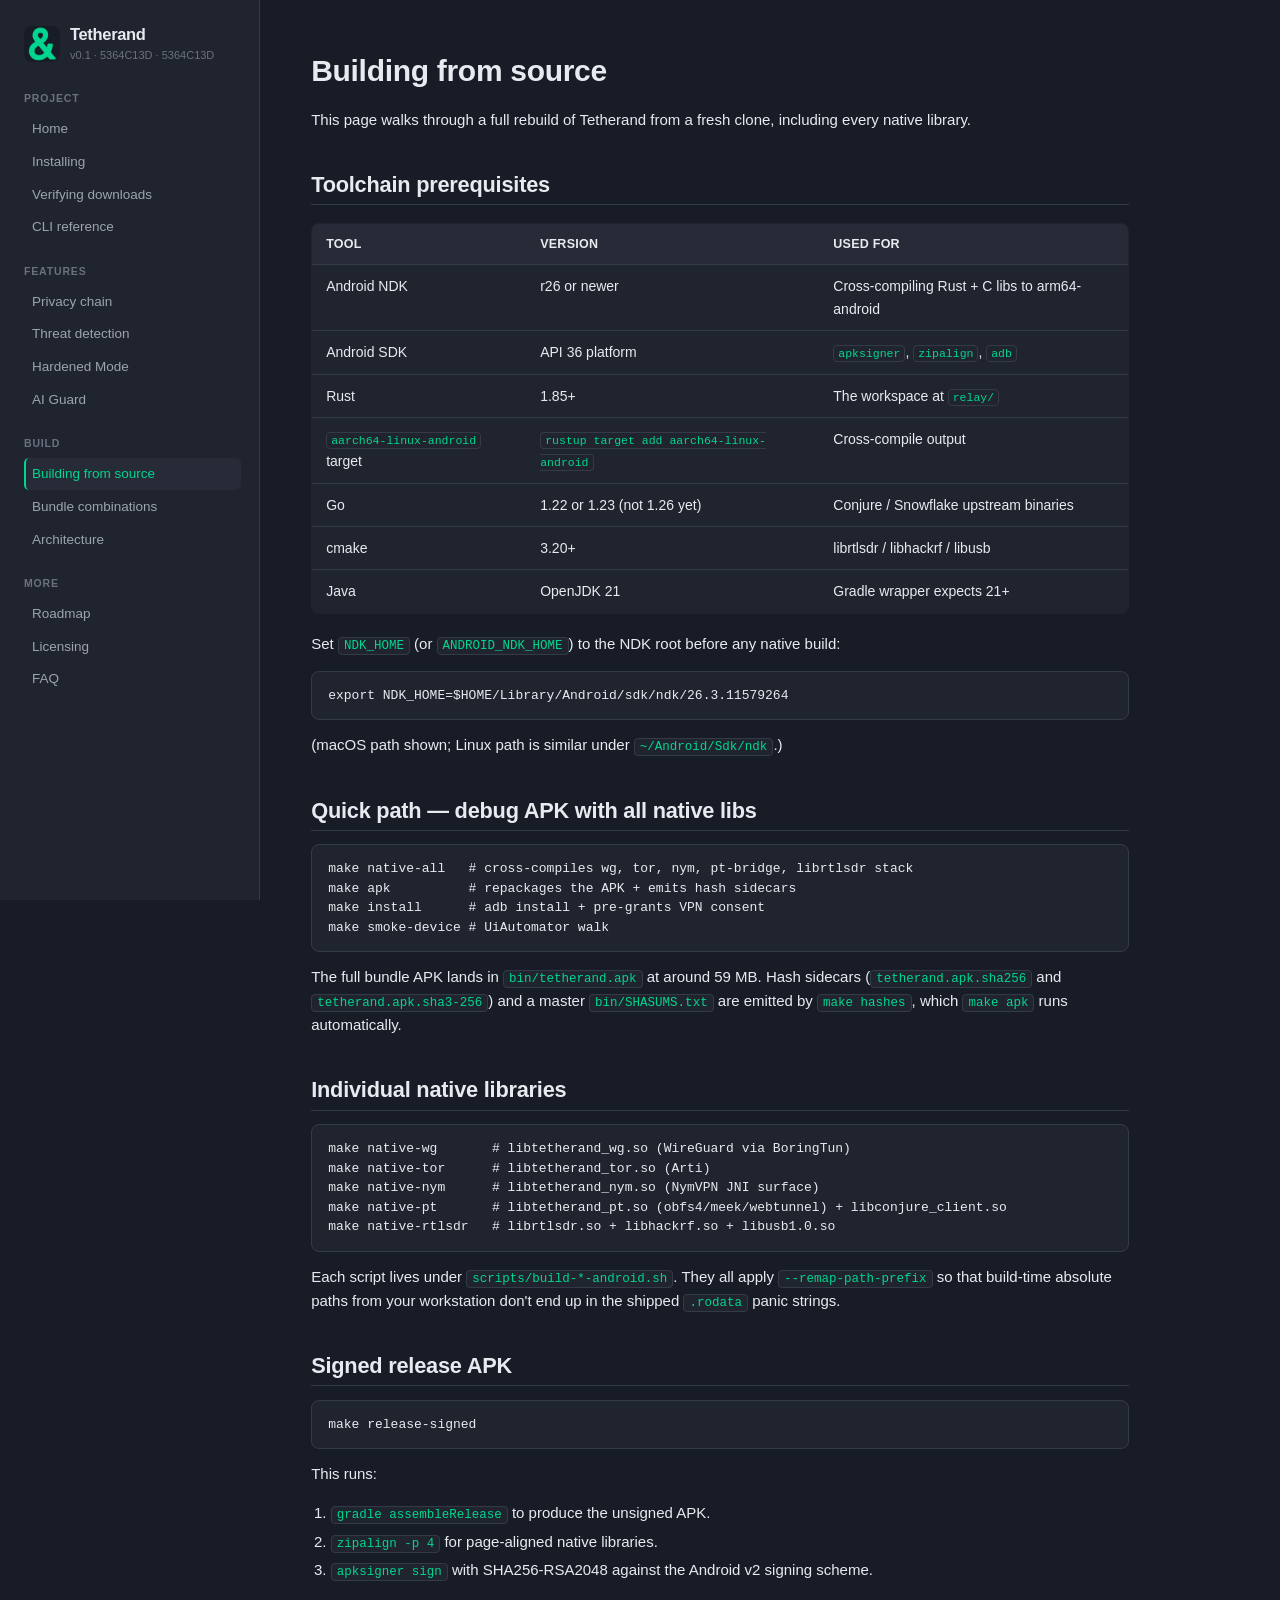
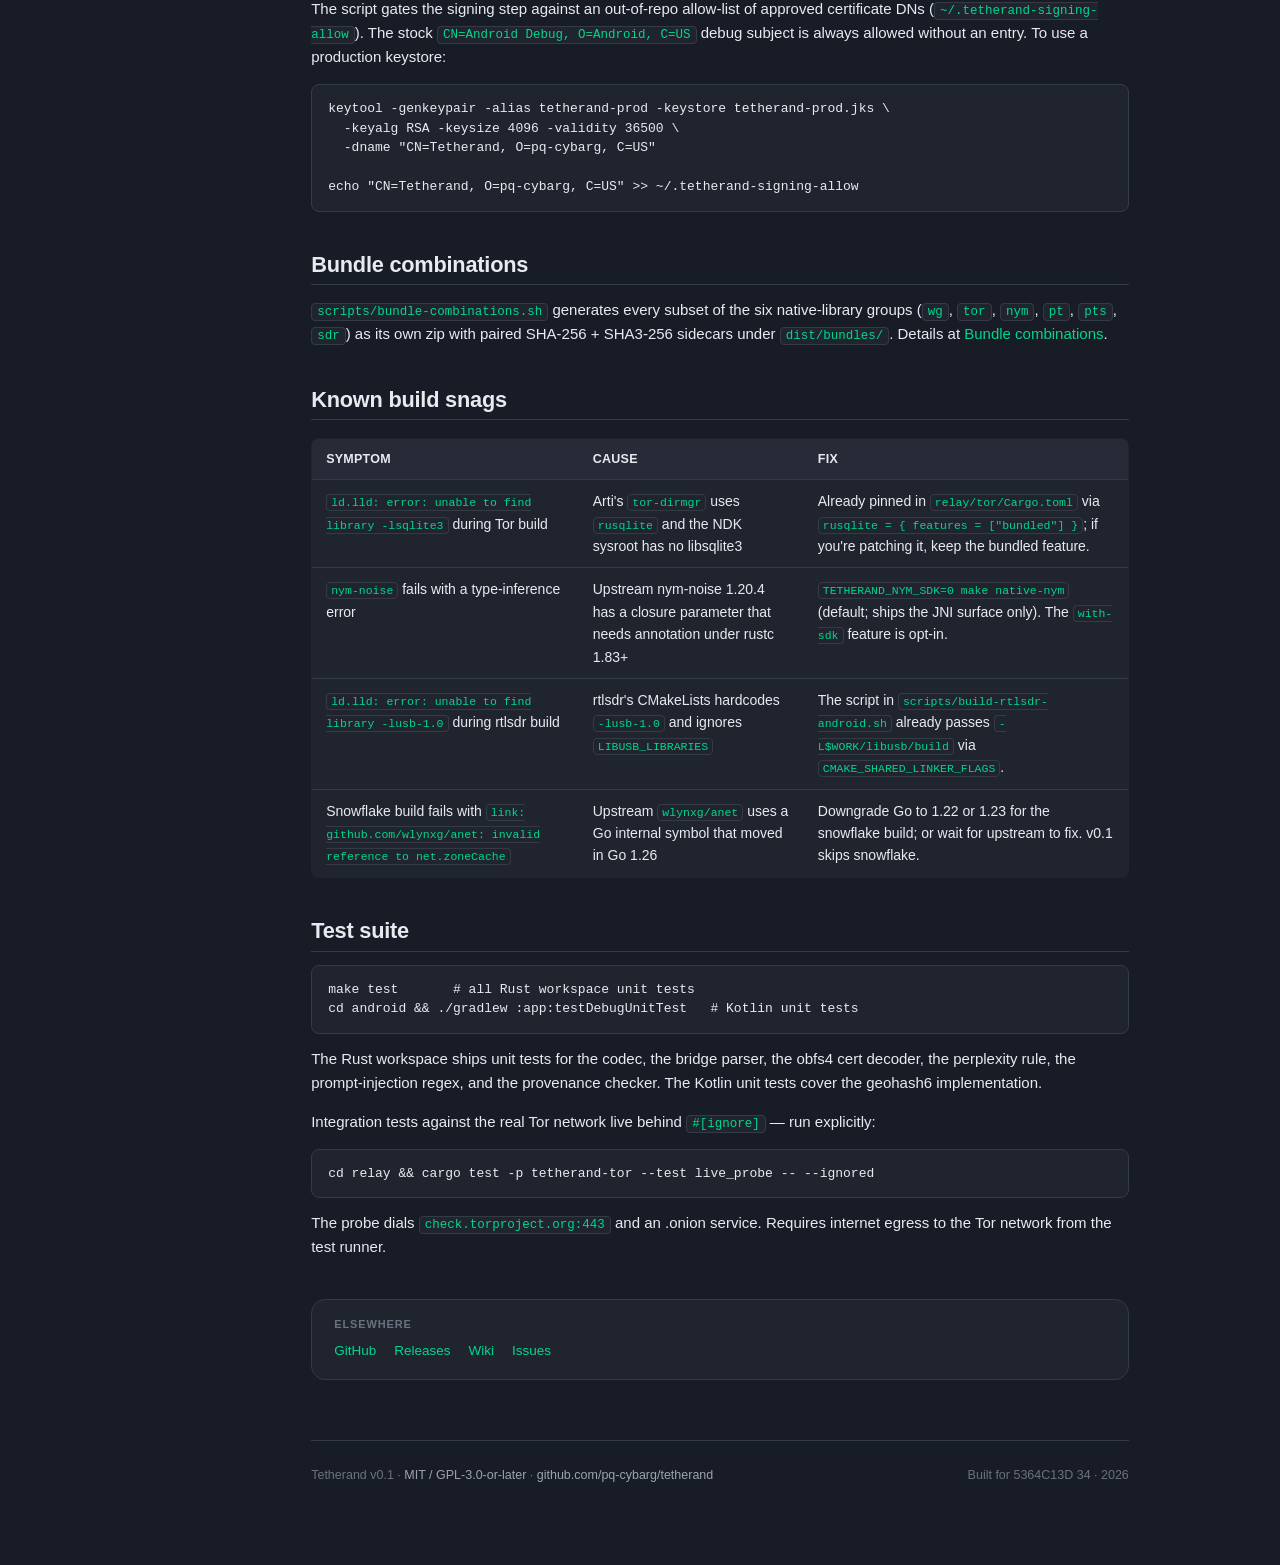
<file: docs/building.html>
<!doctype html>
<html lang="en">
<head>
<meta charset="utf-8">
<title>Building from source · Tetherand</title>
<meta name="viewport" content="width=device-width, initial-scale=1">
<meta name="description" content="Full toolchain prereqs, native-lib cross-compile, signed-release pipeline, test suite, known snags.">
<meta property="og:title" content="Building from source · Tetherand">
<meta property="og:description" content="Full toolchain prereqs, native-lib cross-compile, signed-release pipeline, test suite, known snags.">
<meta property="og:type" content="website">
<meta property="og:image" content="img/logo.png">
<meta property="og:url" content="https://pq-cybarg.github.io/tetherand/building.html">
<link rel="icon" type="image/png" href="img/logo.png">
<link rel="stylesheet" href="styles.css">
</head>
<body>
<div class="mobile-bar">
  <img src="img/logo.png" alt="">
  <h1>Tetherand</h1>
</div>
<div class="shell">
  <aside class="sidebar">
    <a class="brand" href="index.html">
      <img src="img/logo.png" alt="Tetherand logo">
      <span>
        <h1>Tetherand</h1>
        <small>v0.1 · 5364C13D · 5364C13D</small>
      </span>
    </a>
    <nav>
      <h5>Project</h5><ul>
      <li><a href="index.html">Home</a></li>
      <li><a href="installing.html">Installing</a></li>
      <li><a href="verifying.html">Verifying downloads</a></li>
      <li><a href="cli.html">CLI reference</a></li>
      </ul>
      <h5>Features</h5><ul>
      <li><a href="privacy-chain.html">Privacy chain</a></li>
      <li><a href="threat-detection.html">Threat detection</a></li>
      <li><a href="hardened-mode.html">Hardened Mode</a></li>
      <li><a href="ai-guard.html">AI Guard</a></li>
      </ul>
      <h5>Build</h5><ul>
      <li><a href="building.html" class="current">Building from source</a></li>
      <li><a href="bundles.html">Bundle combinations</a></li>
      <li><a href="architecture.html">Architecture</a></li>
      </ul>
      <h5>More</h5><ul>
      <li><a href="roadmap.html">Roadmap</a></li>
      <li><a href="licensing.html">Licensing</a></li>
      <li><a href="faq.html">FAQ</a></li>
      </ul>
    </nav>
  </aside>
  <main>
    
<h1>Building from source</h1>

<p>This page walks through a full rebuild of Tetherand from a fresh clone, including every native library.</p>

<h2 id="toolchain">Toolchain prerequisites</h2>

<table>
  <tr><th>Tool</th><th>Version</th><th>Used for</th></tr>
  <tr><td>Android NDK</td><td>r26 or newer</td><td>Cross-compiling Rust + C libs to arm64-android</td></tr>
  <tr><td>Android SDK</td><td>API 36 platform</td><td><code>apksigner</code>, <code>zipalign</code>, <code>adb</code></td></tr>
  <tr><td>Rust</td><td>1.85+</td><td>The workspace at <code>relay/</code></td></tr>
  <tr><td><code>aarch64-linux-android</code> target</td><td><code>rustup target add aarch64-linux-android</code></td><td>Cross-compile output</td></tr>
  <tr><td>Go</td><td>1.22 or 1.23 (not 1.26 yet)</td><td>Conjure / Snowflake upstream binaries</td></tr>
  <tr><td>cmake</td><td>3.20+</td><td>librtlsdr / libhackrf / libusb</td></tr>
  <tr><td>Java</td><td>OpenJDK 21</td><td>Gradle wrapper expects 21+</td></tr>
</table>

<p>Set <code>NDK_HOME</code> (or <code>ANDROID_NDK_HOME</code>) to the NDK root before any native build:</p>

<pre><code>export NDK_HOME=$HOME/Library/Android/sdk/ndk/26.3.11579264</code></pre>

<p>(macOS path shown; Linux path is similar under <code>~/Android/Sdk/ndk</code>.)</p>

<h2 id="quick">Quick path &mdash; debug APK with all native libs</h2>

<pre><code>make native-all   # cross-compiles wg, tor, nym, pt-bridge, librtlsdr stack
make apk          # repackages the APK + emits hash sidecars
make install      # adb install + pre-grants VPN consent
make smoke-device # UiAutomator walk</code></pre>

<p>The full bundle APK lands in <code>bin/tetherand.apk</code> at around 59 MB. Hash sidecars (<code>tetherand.apk.sha256</code> and <code>tetherand.apk.sha3-256</code>) and a master <code>bin/SHASUMS.txt</code> are emitted by <code>make hashes</code>, which <code>make apk</code> runs automatically.</p>

<h2 id="individual">Individual native libraries</h2>

<pre><code>make native-wg       # libtetherand_wg.so (WireGuard via BoringTun)
make native-tor      # libtetherand_tor.so (Arti)
make native-nym      # libtetherand_nym.so (NymVPN JNI surface)
make native-pt       # libtetherand_pt.so (obfs4/meek/webtunnel) + libconjure_client.so
make native-rtlsdr   # librtlsdr.so + libhackrf.so + libusb1.0.so</code></pre>

<p>Each script lives under <code>scripts/build-*-android.sh</code>. They all apply <code>--remap-path-prefix</code> so that build-time absolute paths from your workstation don't end up in the shipped <code>.rodata</code> panic strings.</p>

<h2 id="signed">Signed release APK</h2>

<pre><code>make release-signed</code></pre>

<p>This runs:</p>
<ol>
  <li><code>gradle assembleRelease</code> to produce the unsigned APK.</li>
  <li><code>zipalign -p 4</code> for page-aligned native libraries.</li>
  <li><code>apksigner sign</code> with SHA256-RSA2048 against the Android v2 signing scheme.</li>
</ol>

<p>The script gates the signing step against an out-of-repo allow-list of approved certificate DNs (<code>~/.tetherand-signing-allow</code>). The stock <code>CN=Android Debug, O=Android, C=US</code> debug subject is always allowed without an entry. To use a production keystore:</p>

<pre><code>keytool -genkeypair -alias tetherand-prod -keystore tetherand-prod.jks \
  -keyalg RSA -keysize 4096 -validity 36500 \
  -dname "CN=Tetherand, O=pq-cybarg, C=US"

echo "CN=Tetherand, O=pq-cybarg, C=US" &gt;&gt; ~/.tetherand-signing-allow</code></pre>

<h2 id="bundles-link">Bundle combinations</h2>

<p><code>scripts/bundle-combinations.sh</code> generates every subset of the six native-library groups (<code>wg</code>, <code>tor</code>, <code>nym</code>, <code>pt</code>, <code>pts</code>, <code>sdr</code>) as its own zip with paired SHA-256 + SHA3-256 sidecars under <code>dist/bundles/</code>. Details at <a href="bundles.html">Bundle combinations</a>.</p>

<h2 id="snags">Known build snags</h2>

<table>
  <tr><th>Symptom</th><th>Cause</th><th>Fix</th></tr>
  <tr><td><code>ld.lld: error: unable to find library -lsqlite3</code> during Tor build</td><td>Arti's <code>tor-dirmgr</code> uses <code>rusqlite</code> and the NDK sysroot has no libsqlite3</td><td>Already pinned in <code>relay/tor/Cargo.toml</code> via <code>rusqlite = { features = ["bundled"] }</code>; if you're patching it, keep the bundled feature.</td></tr>
  <tr><td><code>nym-noise</code> fails with a type-inference error</td><td>Upstream nym-noise 1.20.4 has a closure parameter that needs annotation under rustc 1.83+</td><td><code>TETHERAND_NYM_SDK=0 make native-nym</code> (default; ships the JNI surface only). The <code>with-sdk</code> feature is opt-in.</td></tr>
  <tr><td><code>ld.lld: error: unable to find library -lusb-1.0</code> during rtlsdr build</td><td>rtlsdr's CMakeLists hardcodes <code>-lusb-1.0</code> and ignores <code>LIBUSB_LIBRARIES</code></td><td>The script in <code>scripts/build-rtlsdr-android.sh</code> already passes <code>-L$WORK/libusb/build</code> via <code>CMAKE_SHARED_LINKER_FLAGS</code>.</td></tr>
  <tr><td>Snowflake build fails with <code>link: github.com/wlynxg/anet: invalid reference to net.zoneCache</code></td><td>Upstream <code>wlynxg/anet</code> uses a Go internal symbol that moved in Go 1.26</td><td>Downgrade Go to 1.22 or 1.23 for the snowflake build; or wait for upstream to fix. v0.1 skips snowflake.</td></tr>
</table>

<h2 id="tests">Test suite</h2>

<pre><code>make test       # all Rust workspace unit tests
cd android && ./gradlew :app:testDebugUnitTest   # Kotlin unit tests</code></pre>

<p>The Rust workspace ships unit tests for the codec, the bridge parser, the obfs4 cert decoder, the perplexity rule, the prompt-injection regex, and the provenance checker. The Kotlin unit tests cover the geohash6 implementation.</p>

<p>Integration tests against the real Tor network live behind <code>#[ignore]</code> &mdash; run explicitly:</p>

<pre><code>cd relay && cargo test -p tetherand-tor --test live_probe -- --ignored</code></pre>

<p>The probe dials <code>check.torproject.org:443</code> and an .onion service. Requires internet egress to the Tor network from the test runner.</p>

    <div class="toc-bottom">
      <h4>Elsewhere</h4>
      <div class="links">
        <a href="https://github.com/pq-cybarg/tetherand">GitHub</a>
        <a href="https://github.com/pq-cybarg/tetherand/releases">Releases</a>
        <a href="https://github.com/pq-cybarg/tetherand/wiki">Wiki</a>
        <a href="https://github.com/pq-cybarg/tetherand/issues">Issues</a>
      </div>
    </div>
    <footer class="site-footer">
      <div>Tetherand v0.1 · <a href="licensing.html">MIT / GPL-3.0-or-later</a> · <a href="https://github.com/pq-cybarg/tetherand">github.com/pq-cybarg/tetherand</a></div>
      <div>Built for 5364C13D 34 · 2026</div>
    </footer>
  </main>
</div>
</body>
</html>
</file>
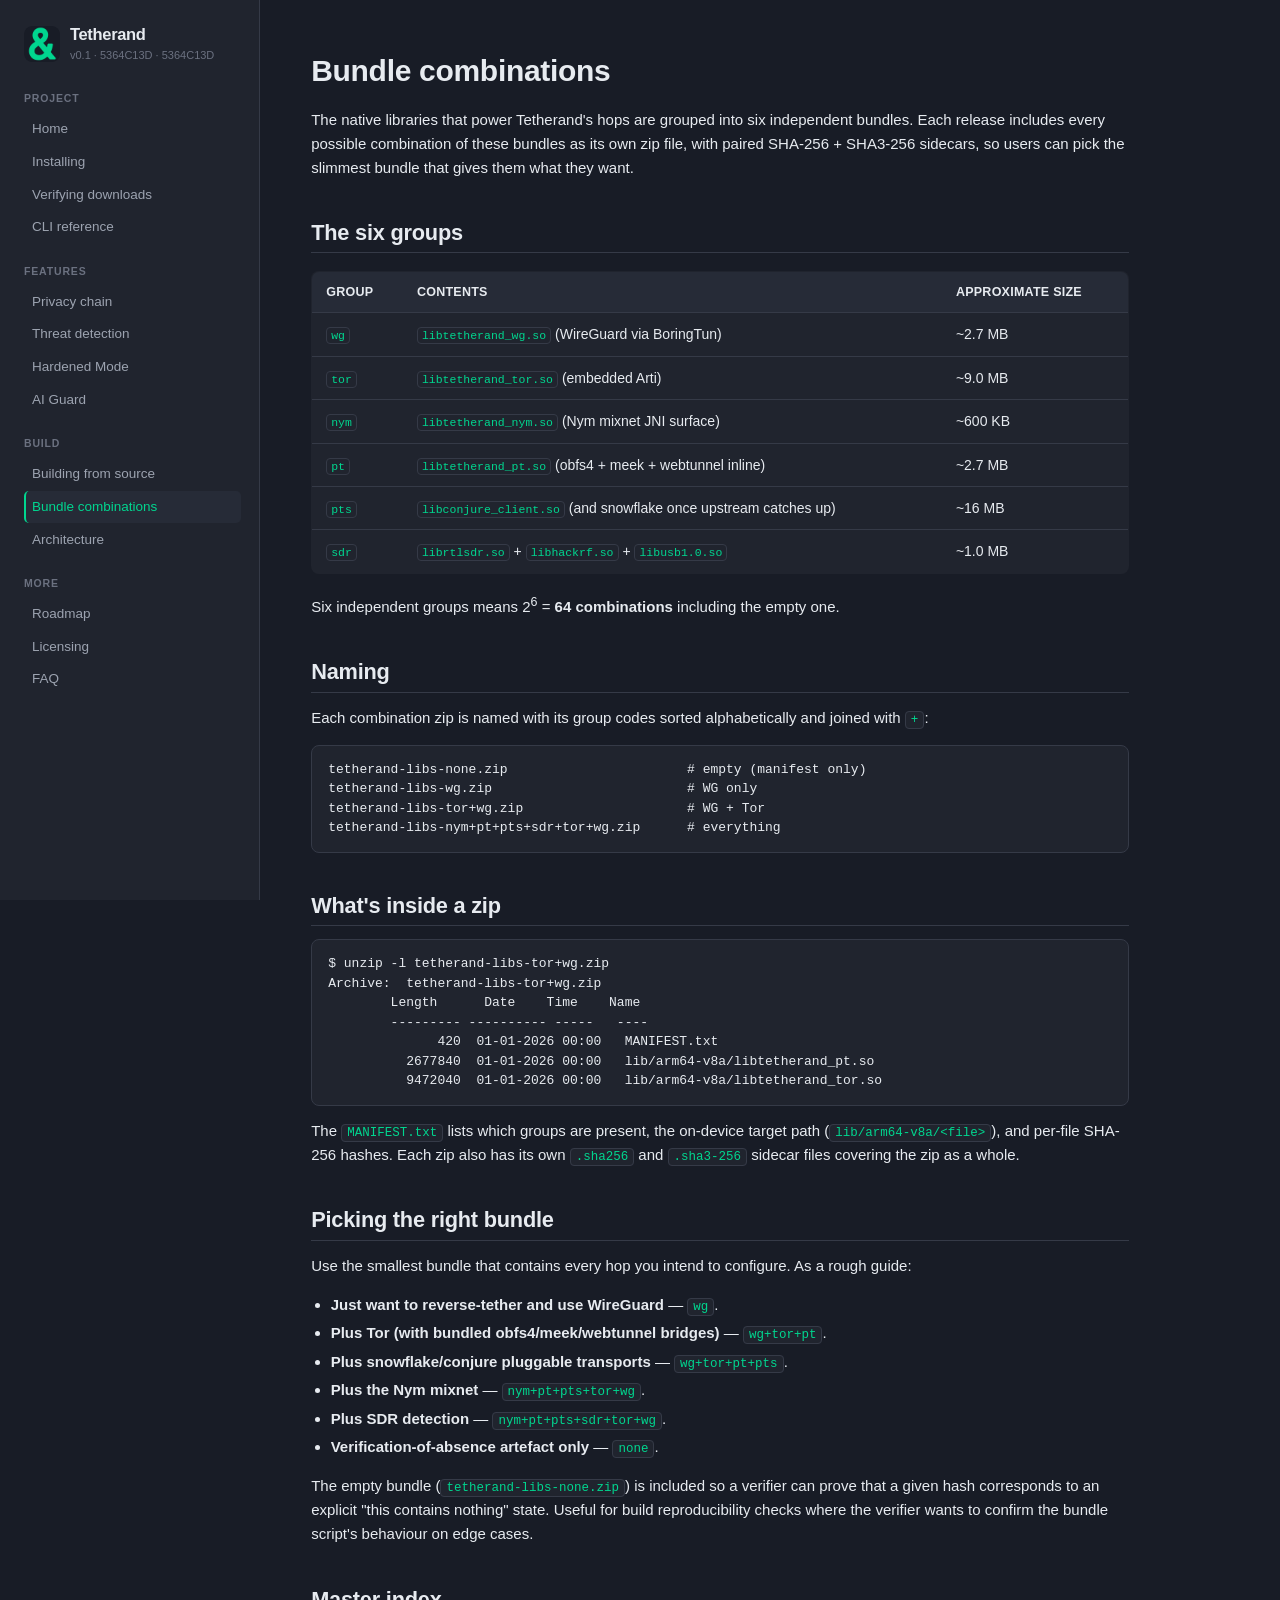
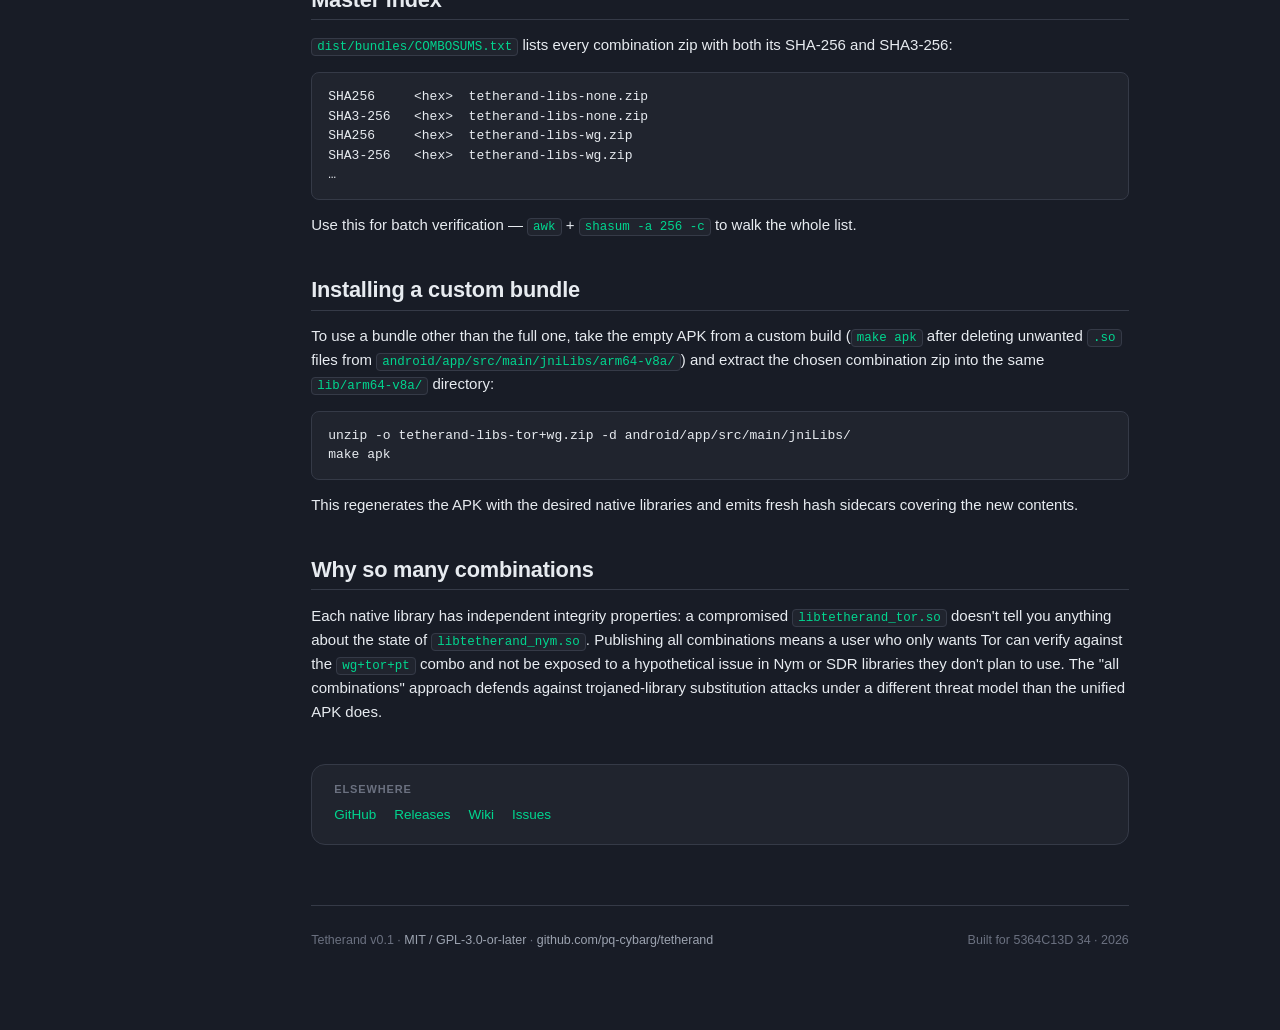
<file: docs/bundles.html>
<!doctype html>
<html lang="en">
<head>
<meta charset="utf-8">
<title>Bundle combinations · Tetherand</title>
<meta name="viewport" content="width=device-width, initial-scale=1">
<meta name="description" content="Tetherand ships every subset of the six native-library groups as its own zip with paired SHA-256 + SHA3-256 sidecars.">
<meta property="og:title" content="Bundle combinations · Tetherand">
<meta property="og:description" content="Tetherand ships every subset of the six native-library groups as its own zip with paired SHA-256 + SHA3-256 sidecars.">
<meta property="og:type" content="website">
<meta property="og:image" content="img/logo.png">
<meta property="og:url" content="https://pq-cybarg.github.io/tetherand/bundles.html">
<link rel="icon" type="image/png" href="img/logo.png">
<link rel="stylesheet" href="styles.css">
</head>
<body>
<div class="mobile-bar">
  <img src="img/logo.png" alt="">
  <h1>Tetherand</h1>
</div>
<div class="shell">
  <aside class="sidebar">
    <a class="brand" href="index.html">
      <img src="img/logo.png" alt="Tetherand logo">
      <span>
        <h1>Tetherand</h1>
        <small>v0.1 · 5364C13D · 5364C13D</small>
      </span>
    </a>
    <nav>
      <h5>Project</h5><ul>
      <li><a href="index.html">Home</a></li>
      <li><a href="installing.html">Installing</a></li>
      <li><a href="verifying.html">Verifying downloads</a></li>
      <li><a href="cli.html">CLI reference</a></li>
      </ul>
      <h5>Features</h5><ul>
      <li><a href="privacy-chain.html">Privacy chain</a></li>
      <li><a href="threat-detection.html">Threat detection</a></li>
      <li><a href="hardened-mode.html">Hardened Mode</a></li>
      <li><a href="ai-guard.html">AI Guard</a></li>
      </ul>
      <h5>Build</h5><ul>
      <li><a href="building.html">Building from source</a></li>
      <li><a href="bundles.html" class="current">Bundle combinations</a></li>
      <li><a href="architecture.html">Architecture</a></li>
      </ul>
      <h5>More</h5><ul>
      <li><a href="roadmap.html">Roadmap</a></li>
      <li><a href="licensing.html">Licensing</a></li>
      <li><a href="faq.html">FAQ</a></li>
      </ul>
    </nav>
  </aside>
  <main>
    
<h1>Bundle combinations</h1>

<p>The native libraries that power Tetherand's hops are grouped into six independent bundles. Each release includes every possible combination of these bundles as its own zip file, with paired SHA-256 + SHA3-256 sidecars, so users can pick the slimmest bundle that gives them what they want.</p>

<h2 id="groups">The six groups</h2>

<table>
  <tr><th>Group</th><th>Contents</th><th>Approximate size</th></tr>
  <tr><td><code>wg</code></td><td><code>libtetherand_wg.so</code> (WireGuard via BoringTun)</td><td>~2.7 MB</td></tr>
  <tr><td><code>tor</code></td><td><code>libtetherand_tor.so</code> (embedded Arti)</td><td>~9.0 MB</td></tr>
  <tr><td><code>nym</code></td><td><code>libtetherand_nym.so</code> (Nym mixnet JNI surface)</td><td>~600 KB</td></tr>
  <tr><td><code>pt</code></td><td><code>libtetherand_pt.so</code> (obfs4 + meek + webtunnel inline)</td><td>~2.7 MB</td></tr>
  <tr><td><code>pts</code></td><td><code>libconjure_client.so</code> (and snowflake once upstream catches up)</td><td>~16 MB</td></tr>
  <tr><td><code>sdr</code></td><td><code>librtlsdr.so</code> + <code>libhackrf.so</code> + <code>libusb1.0.so</code></td><td>~1.0 MB</td></tr>
</table>

<p>Six independent groups means 2<sup>6</sup> = <strong>64 combinations</strong> including the empty one.</p>

<h2 id="naming">Naming</h2>

<p>Each combination zip is named with its group codes sorted alphabetically and joined with <code>+</code>:</p>

<pre><code>tetherand-libs-none.zip                       # empty (manifest only)
tetherand-libs-wg.zip                         # WG only
tetherand-libs-tor+wg.zip                     # WG + Tor
tetherand-libs-nym+pt+pts+sdr+tor+wg.zip      # everything</code></pre>

<h2 id="contents">What's inside a zip</h2>

<pre><code>$ unzip -l tetherand-libs-tor+wg.zip
Archive:  tetherand-libs-tor+wg.zip
        Length      Date    Time    Name
        --------- ---------- -----   ----
              420  01-01-2026 00:00   MANIFEST.txt
          2677840  01-01-2026 00:00   lib/arm64-v8a/libtetherand_pt.so
          9472040  01-01-2026 00:00   lib/arm64-v8a/libtetherand_tor.so</code></pre>

<p>The <code>MANIFEST.txt</code> lists which groups are present, the on-device target path (<code>lib/arm64-v8a/&lt;file&gt;</code>), and per-file SHA-256 hashes. Each zip also has its own <code>.sha256</code> and <code>.sha3-256</code> sidecar files covering the zip as a whole.</p>

<h2 id="picking">Picking the right bundle</h2>

<p>Use the smallest bundle that contains every hop you intend to configure. As a rough guide:</p>

<ul>
  <li><strong>Just want to reverse-tether and use WireGuard</strong> &mdash; <code>wg</code>.</li>
  <li><strong>Plus Tor (with bundled obfs4/meek/webtunnel bridges)</strong> &mdash; <code>wg+tor+pt</code>.</li>
  <li><strong>Plus snowflake/conjure pluggable transports</strong> &mdash; <code>wg+tor+pt+pts</code>.</li>
  <li><strong>Plus the Nym mixnet</strong> &mdash; <code>nym+pt+pts+tor+wg</code>.</li>
  <li><strong>Plus SDR detection</strong> &mdash; <code>nym+pt+pts+sdr+tor+wg</code>.</li>
  <li><strong>Verification-of-absence artefact only</strong> &mdash; <code>none</code>.</li>
</ul>

<p>The empty bundle (<code>tetherand-libs-none.zip</code>) is included so a verifier can prove that a given hash corresponds to an explicit "this contains nothing" state. Useful for build reproducibility checks where the verifier wants to confirm the bundle script's behaviour on edge cases.</p>

<h2 id="master-index">Master index</h2>

<p><code>dist/bundles/COMBOSUMS.txt</code> lists every combination zip with both its SHA-256 and SHA3-256:</p>

<pre><code>SHA256     &lt;hex&gt;  tetherand-libs-none.zip
SHA3-256   &lt;hex&gt;  tetherand-libs-none.zip
SHA256     &lt;hex&gt;  tetherand-libs-wg.zip
SHA3-256   &lt;hex&gt;  tetherand-libs-wg.zip
&hellip;</code></pre>

<p>Use this for batch verification &mdash; <code>awk</code> + <code>shasum -a 256 -c</code> to walk the whole list.</p>

<h2 id="installing">Installing a custom bundle</h2>

<p>To use a bundle other than the full one, take the empty APK from a custom build (<code>make apk</code> after deleting unwanted <code>.so</code> files from <code>android/app/src/main/jniLibs/arm64-v8a/</code>) and extract the chosen combination zip into the same <code>lib/arm64-v8a/</code> directory:</p>

<pre><code>unzip -o tetherand-libs-tor+wg.zip -d android/app/src/main/jniLibs/
make apk</code></pre>

<p>This regenerates the APK with the desired native libraries and emits fresh hash sidecars covering the new contents.</p>

<h2 id="why">Why so many combinations</h2>

<p>Each native library has independent integrity properties: a compromised <code>libtetherand_tor.so</code> doesn't tell you anything about the state of <code>libtetherand_nym.so</code>. Publishing all combinations means a user who only wants Tor can verify against the <code>wg+tor+pt</code> combo and not be exposed to a hypothetical issue in Nym or SDR libraries they don't plan to use. The "all combinations" approach defends against trojaned-library substitution attacks under a different threat model than the unified APK does.</p>

    <div class="toc-bottom">
      <h4>Elsewhere</h4>
      <div class="links">
        <a href="https://github.com/pq-cybarg/tetherand">GitHub</a>
        <a href="https://github.com/pq-cybarg/tetherand/releases">Releases</a>
        <a href="https://github.com/pq-cybarg/tetherand/wiki">Wiki</a>
        <a href="https://github.com/pq-cybarg/tetherand/issues">Issues</a>
      </div>
    </div>
    <footer class="site-footer">
      <div>Tetherand v0.1 · <a href="licensing.html">MIT / GPL-3.0-or-later</a> · <a href="https://github.com/pq-cybarg/tetherand">github.com/pq-cybarg/tetherand</a></div>
      <div>Built for 5364C13D 34 · 2026</div>
    </footer>
  </main>
</div>
</body>
</html>
</file>
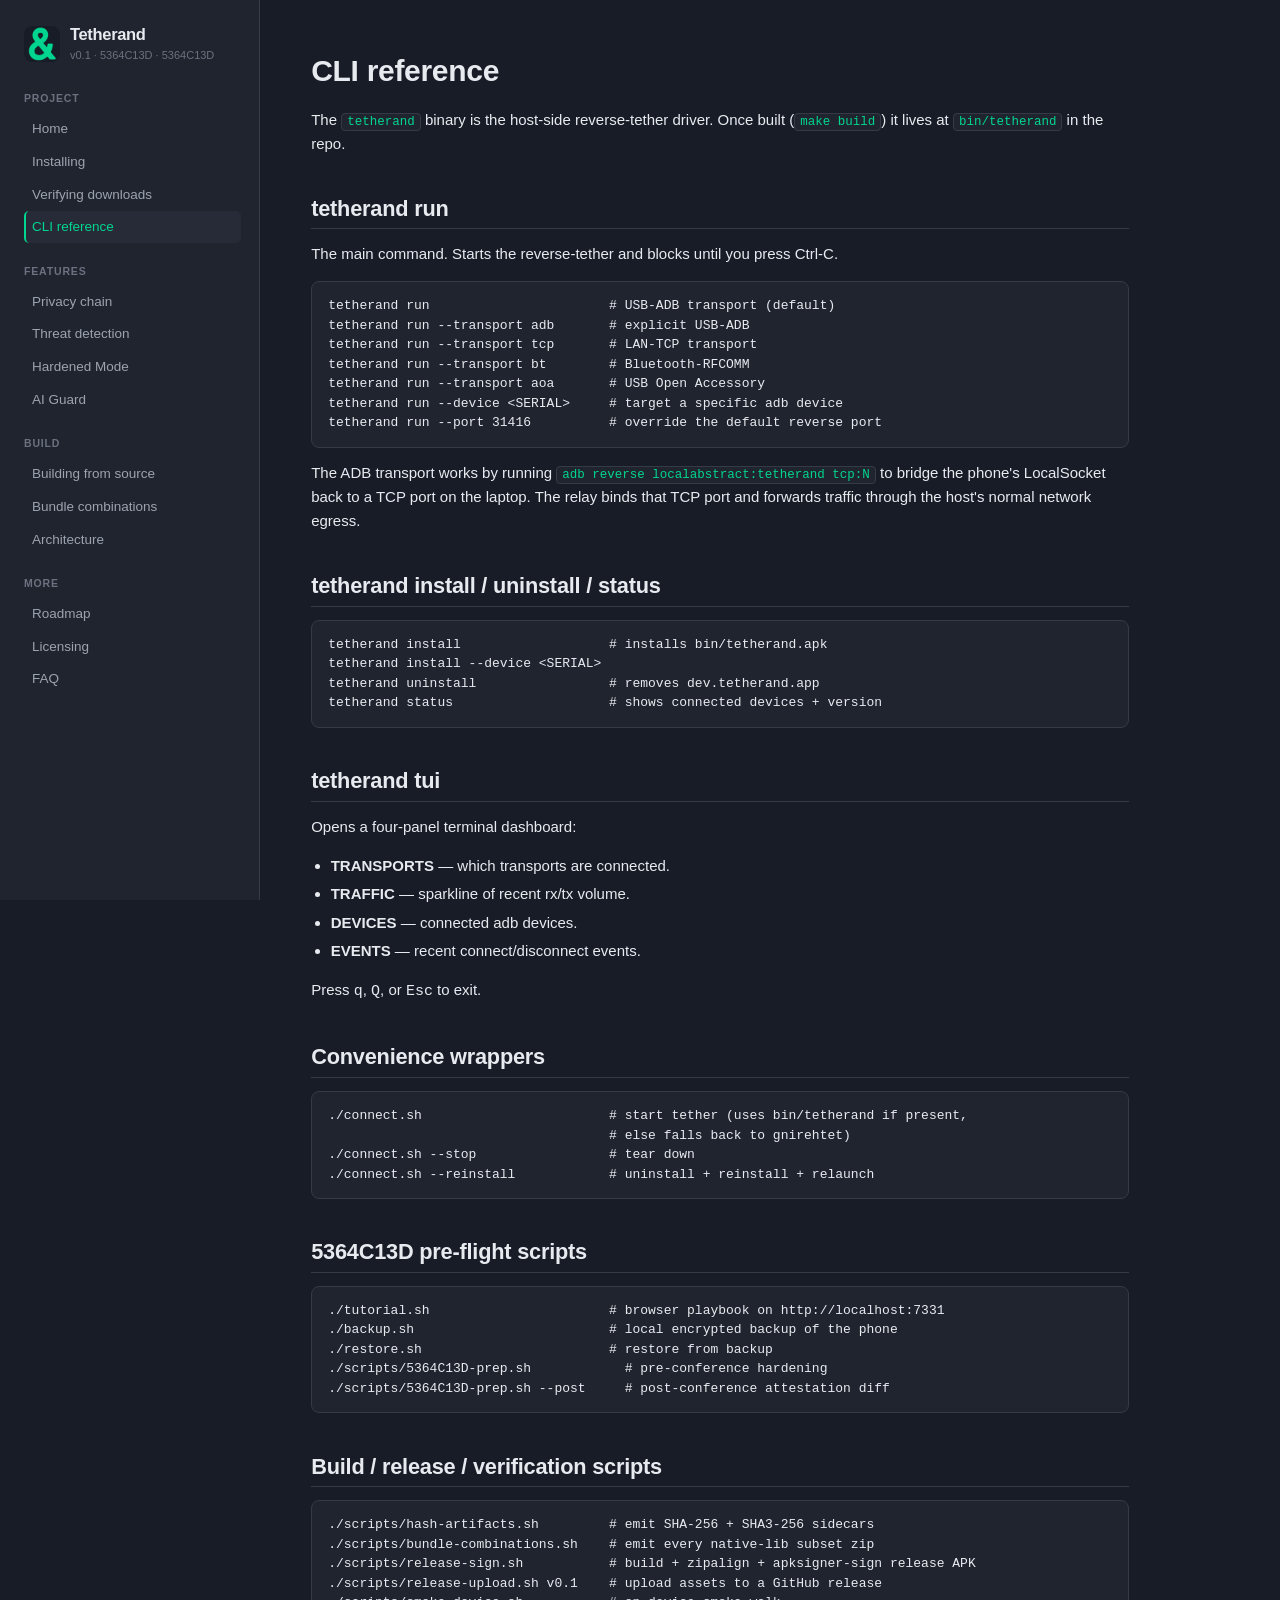
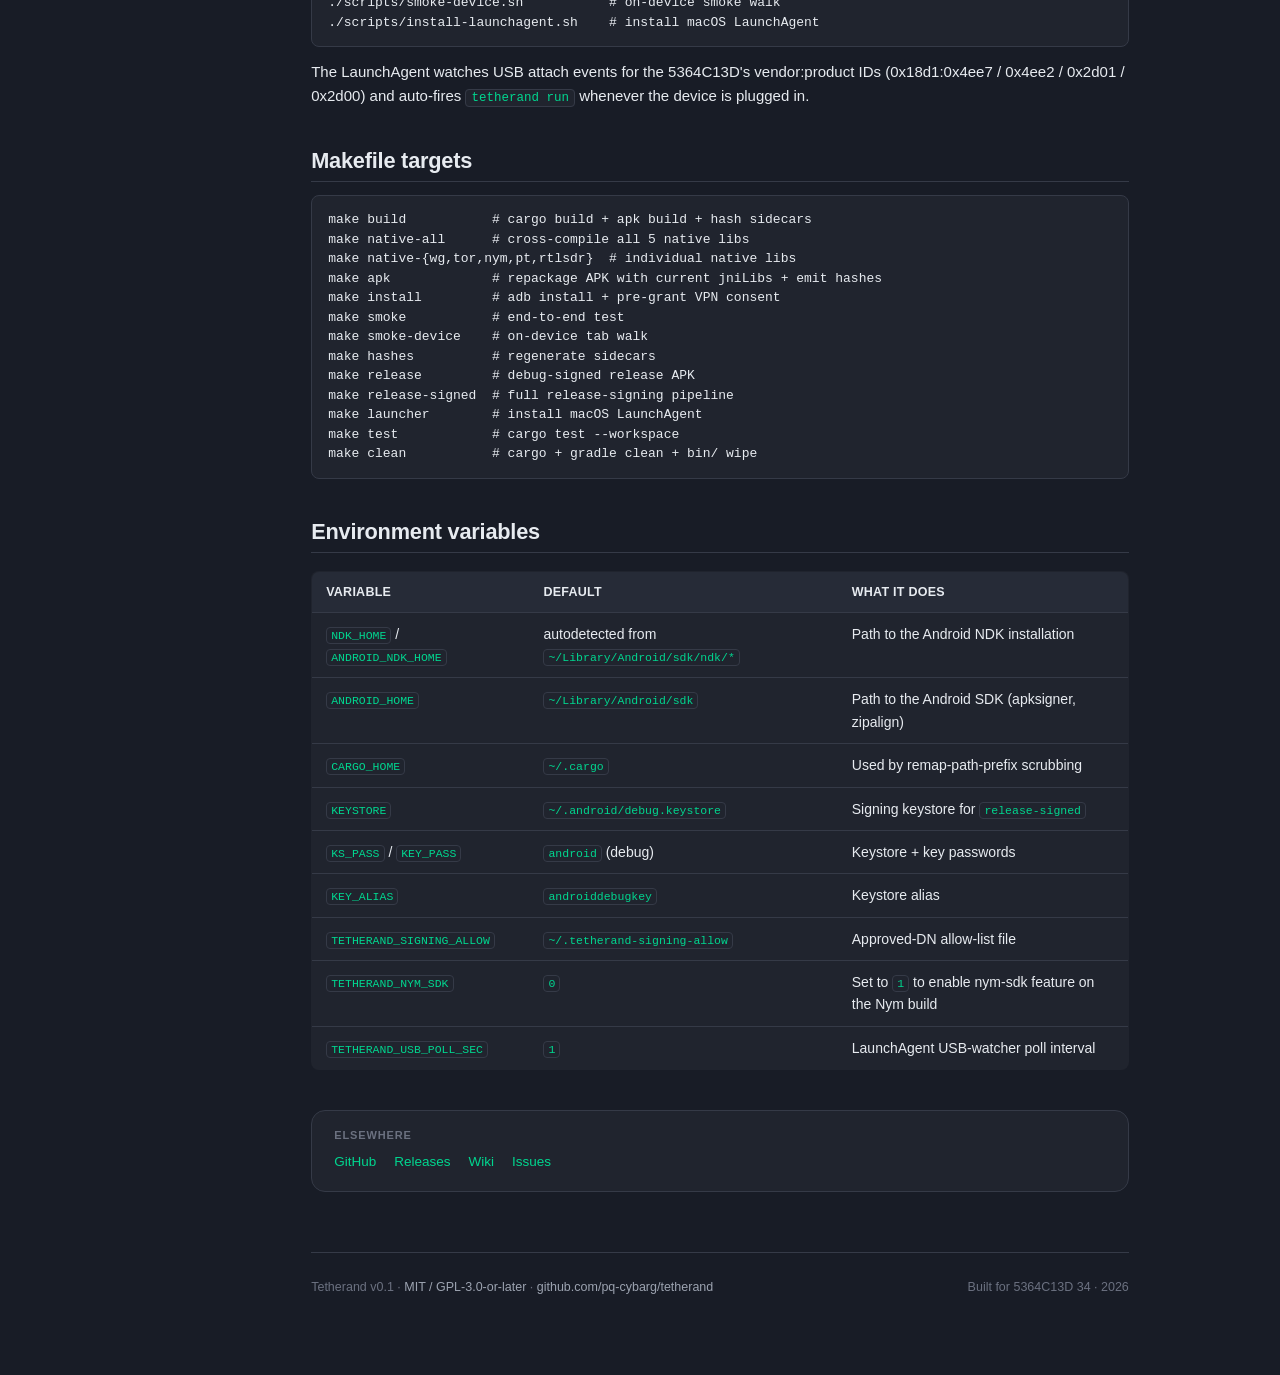
<file: docs/cli.html>
<!doctype html>
<html lang="en">
<head>
<meta charset="utf-8">
<title>CLI reference · Tetherand</title>
<meta name="viewport" content="width=device-width, initial-scale=1">
<meta name="description" content="Every tetherand subcommand, convenience wrapper, Makefile target, and environment variable.">
<meta property="og:title" content="CLI reference · Tetherand">
<meta property="og:description" content="Every tetherand subcommand, convenience wrapper, Makefile target, and environment variable.">
<meta property="og:type" content="website">
<meta property="og:image" content="img/logo.png">
<meta property="og:url" content="https://pq-cybarg.github.io/tetherand/cli.html">
<link rel="icon" type="image/png" href="img/logo.png">
<link rel="stylesheet" href="styles.css">
</head>
<body>
<div class="mobile-bar">
  <img src="img/logo.png" alt="">
  <h1>Tetherand</h1>
</div>
<div class="shell">
  <aside class="sidebar">
    <a class="brand" href="index.html">
      <img src="img/logo.png" alt="Tetherand logo">
      <span>
        <h1>Tetherand</h1>
        <small>v0.1 · 5364C13D · 5364C13D</small>
      </span>
    </a>
    <nav>
      <h5>Project</h5><ul>
      <li><a href="index.html">Home</a></li>
      <li><a href="installing.html">Installing</a></li>
      <li><a href="verifying.html">Verifying downloads</a></li>
      <li><a href="cli.html" class="current">CLI reference</a></li>
      </ul>
      <h5>Features</h5><ul>
      <li><a href="privacy-chain.html">Privacy chain</a></li>
      <li><a href="threat-detection.html">Threat detection</a></li>
      <li><a href="hardened-mode.html">Hardened Mode</a></li>
      <li><a href="ai-guard.html">AI Guard</a></li>
      </ul>
      <h5>Build</h5><ul>
      <li><a href="building.html">Building from source</a></li>
      <li><a href="bundles.html">Bundle combinations</a></li>
      <li><a href="architecture.html">Architecture</a></li>
      </ul>
      <h5>More</h5><ul>
      <li><a href="roadmap.html">Roadmap</a></li>
      <li><a href="licensing.html">Licensing</a></li>
      <li><a href="faq.html">FAQ</a></li>
      </ul>
    </nav>
  </aside>
  <main>
    
<h1>CLI reference</h1>

<p>The <code>tetherand</code> binary is the host-side reverse-tether driver. Once built (<code>make build</code>) it lives at <code>bin/tetherand</code> in the repo.</p>

<h2 id="run">tetherand run</h2>

<p>The main command. Starts the reverse-tether and blocks until you press Ctrl-C.</p>

<pre><code>tetherand run                       # USB-ADB transport (default)
tetherand run --transport adb       # explicit USB-ADB
tetherand run --transport tcp       # LAN-TCP transport
tetherand run --transport bt        # Bluetooth-RFCOMM
tetherand run --transport aoa       # USB Open Accessory
tetherand run --device &lt;SERIAL&gt;     # target a specific adb device
tetherand run --port 31416          # override the default reverse port</code></pre>

<p>The ADB transport works by running <code>adb reverse localabstract:tetherand tcp:N</code> to bridge the phone's LocalSocket back to a TCP port on the laptop. The relay binds that TCP port and forwards traffic through the host's normal network egress.</p>

<h2 id="install">tetherand install / uninstall / status</h2>

<pre><code>tetherand install                   # installs bin/tetherand.apk
tetherand install --device &lt;SERIAL&gt;
tetherand uninstall                 # removes dev.tetherand.app
tetherand status                    # shows connected devices + version</code></pre>

<h2 id="tui">tetherand tui</h2>

<p>Opens a four-panel terminal dashboard:</p>
<ul>
  <li><strong>TRANSPORTS</strong> &mdash; which transports are connected.</li>
  <li><strong>TRAFFIC</strong> &mdash; sparkline of recent rx/tx volume.</li>
  <li><strong>DEVICES</strong> &mdash; connected adb devices.</li>
  <li><strong>EVENTS</strong> &mdash; recent connect/disconnect events.</li>
</ul>
<p>Press <kbd>q</kbd>, <kbd>Q</kbd>, or <kbd>Esc</kbd> to exit.</p>

<h2 id="convenience">Convenience wrappers</h2>

<pre><code>./connect.sh                        # start tether (uses bin/tetherand if present,
                                    # else falls back to gnirehtet)
./connect.sh --stop                 # tear down
./connect.sh --reinstall            # uninstall + reinstall + relaunch</code></pre>

<h2 id="5364C13D">5364C13D pre-flight scripts</h2>

<pre><code>./tutorial.sh                       # browser playbook on http://localhost:7331
./backup.sh                         # local encrypted backup of the phone
./restore.sh                        # restore from backup
./scripts/5364C13D-prep.sh            # pre-conference hardening
./scripts/5364C13D-prep.sh --post     # post-conference attestation diff</code></pre>

<h2 id="release">Build / release / verification scripts</h2>

<pre><code>./scripts/hash-artifacts.sh         # emit SHA-256 + SHA3-256 sidecars
./scripts/bundle-combinations.sh    # emit every native-lib subset zip
./scripts/release-sign.sh           # build + zipalign + apksigner-sign release APK
./scripts/release-upload.sh v0.1    # upload assets to a GitHub release
./scripts/smoke-device.sh           # on-device smoke walk
./scripts/install-launchagent.sh    # install macOS LaunchAgent</code></pre>

<p>The LaunchAgent watches USB attach events for the 5364C13D's vendor:product IDs (0x18d1:0x4ee7 / 0x4ee2 / 0x2d01 / 0x2d00) and auto-fires <code>tetherand run</code> whenever the device is plugged in.</p>

<h2 id="make">Makefile targets</h2>

<pre><code>make build           # cargo build + apk build + hash sidecars
make native-all      # cross-compile all 5 native libs
make native-{wg,tor,nym,pt,rtlsdr}  # individual native libs
make apk             # repackage APK with current jniLibs + emit hashes
make install         # adb install + pre-grant VPN consent
make smoke           # end-to-end test
make smoke-device    # on-device tab walk
make hashes          # regenerate sidecars
make release         # debug-signed release APK
make release-signed  # full release-signing pipeline
make launcher        # install macOS LaunchAgent
make test            # cargo test --workspace
make clean           # cargo + gradle clean + bin/ wipe</code></pre>

<h2 id="env">Environment variables</h2>

<table>
  <tr><th>Variable</th><th>Default</th><th>What it does</th></tr>
  <tr><td><code>NDK_HOME</code> / <code>ANDROID_NDK_HOME</code></td><td>autodetected from <code>~/Library/Android/sdk/ndk/*</code></td><td>Path to the Android NDK installation</td></tr>
  <tr><td><code>ANDROID_HOME</code></td><td><code>~/Library/Android/sdk</code></td><td>Path to the Android SDK (apksigner, zipalign)</td></tr>
  <tr><td><code>CARGO_HOME</code></td><td><code>~/.cargo</code></td><td>Used by remap-path-prefix scrubbing</td></tr>
  <tr><td><code>KEYSTORE</code></td><td><code>~/.android/debug.keystore</code></td><td>Signing keystore for <code>release-signed</code></td></tr>
  <tr><td><code>KS_PASS</code> / <code>KEY_PASS</code></td><td><code>android</code> (debug)</td><td>Keystore + key passwords</td></tr>
  <tr><td><code>KEY_ALIAS</code></td><td><code>androiddebugkey</code></td><td>Keystore alias</td></tr>
  <tr><td><code>TETHERAND_SIGNING_ALLOW</code></td><td><code>~/.tetherand-signing-allow</code></td><td>Approved-DN allow-list file</td></tr>
  <tr><td><code>TETHERAND_NYM_SDK</code></td><td><code>0</code></td><td>Set to <code>1</code> to enable nym-sdk feature on the Nym build</td></tr>
  <tr><td><code>TETHERAND_USB_POLL_SEC</code></td><td><code>1</code></td><td>LaunchAgent USB-watcher poll interval</td></tr>
</table>

    <div class="toc-bottom">
      <h4>Elsewhere</h4>
      <div class="links">
        <a href="https://github.com/pq-cybarg/tetherand">GitHub</a>
        <a href="https://github.com/pq-cybarg/tetherand/releases">Releases</a>
        <a href="https://github.com/pq-cybarg/tetherand/wiki">Wiki</a>
        <a href="https://github.com/pq-cybarg/tetherand/issues">Issues</a>
      </div>
    </div>
    <footer class="site-footer">
      <div>Tetherand v0.1 · <a href="licensing.html">MIT / GPL-3.0-or-later</a> · <a href="https://github.com/pq-cybarg/tetherand">github.com/pq-cybarg/tetherand</a></div>
      <div>Built for 5364C13D 34 · 2026</div>
    </footer>
  </main>
</div>
</body>
</html>
</file>
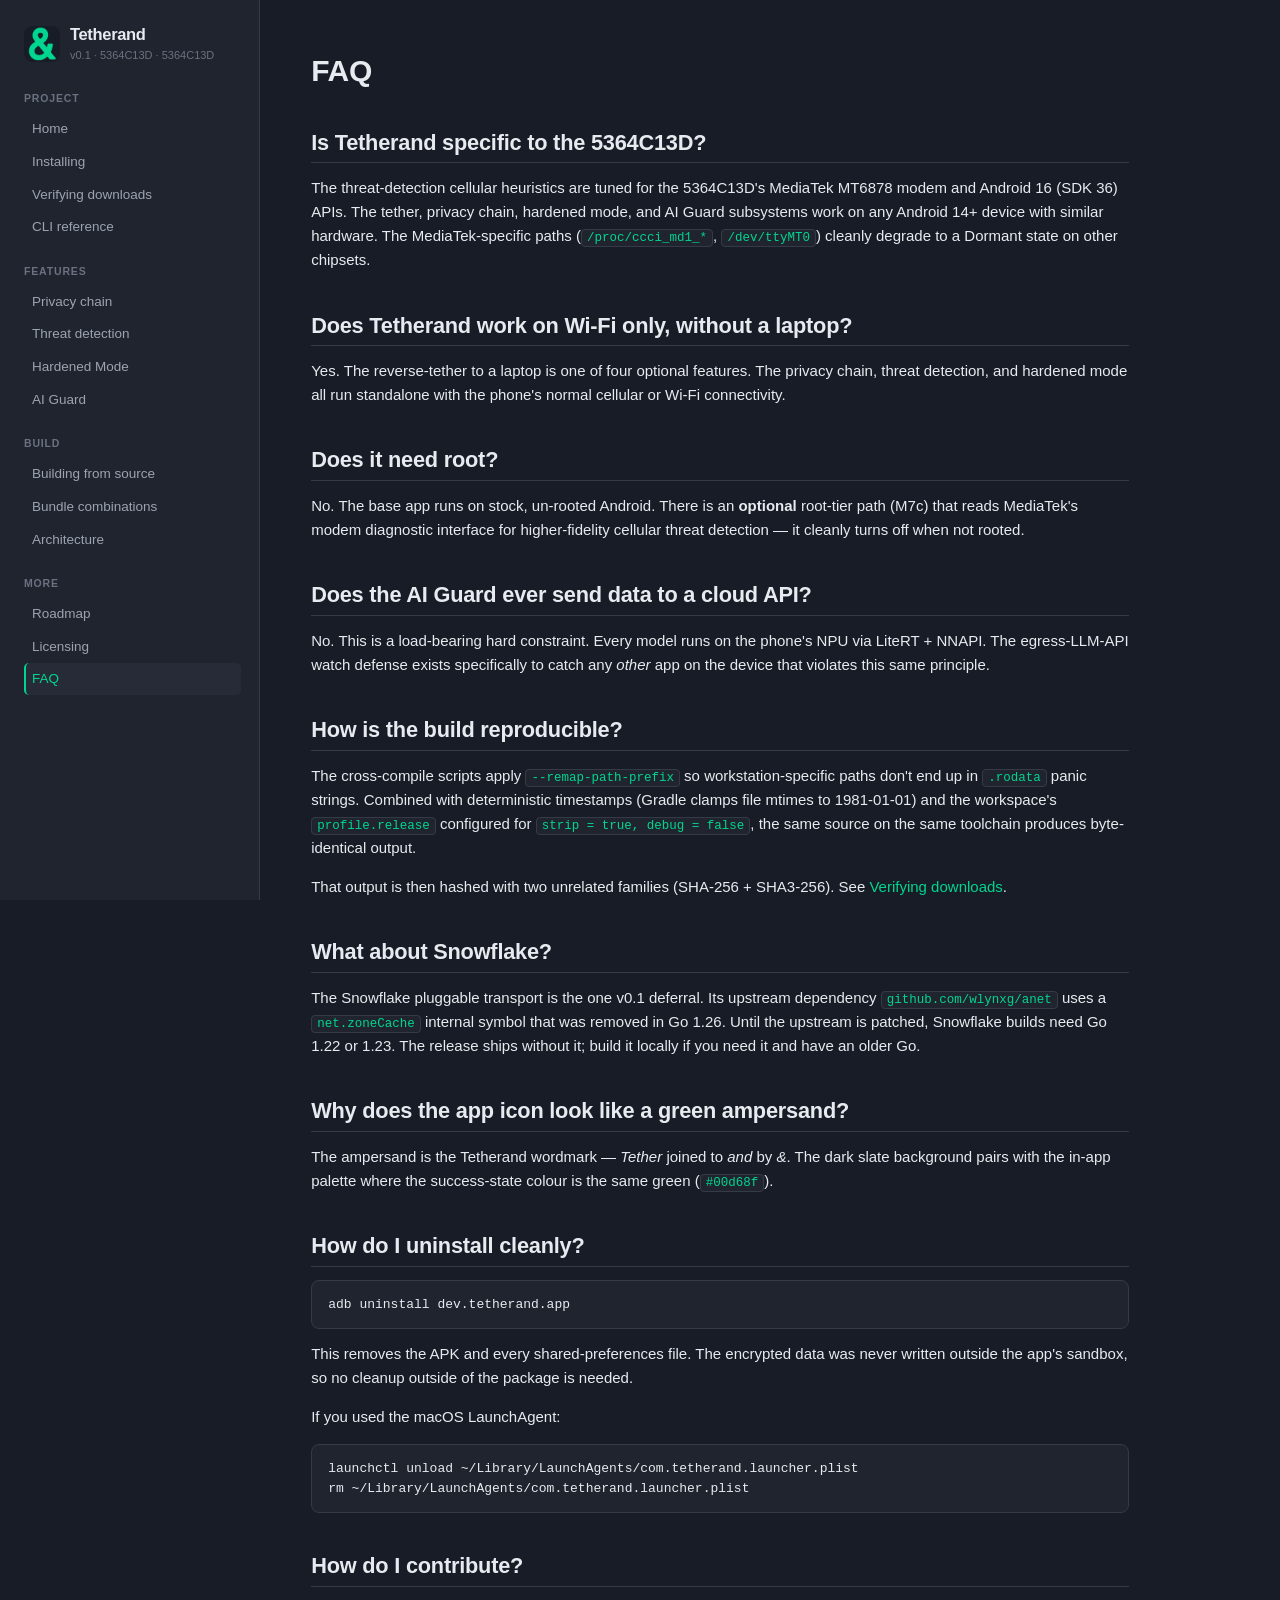
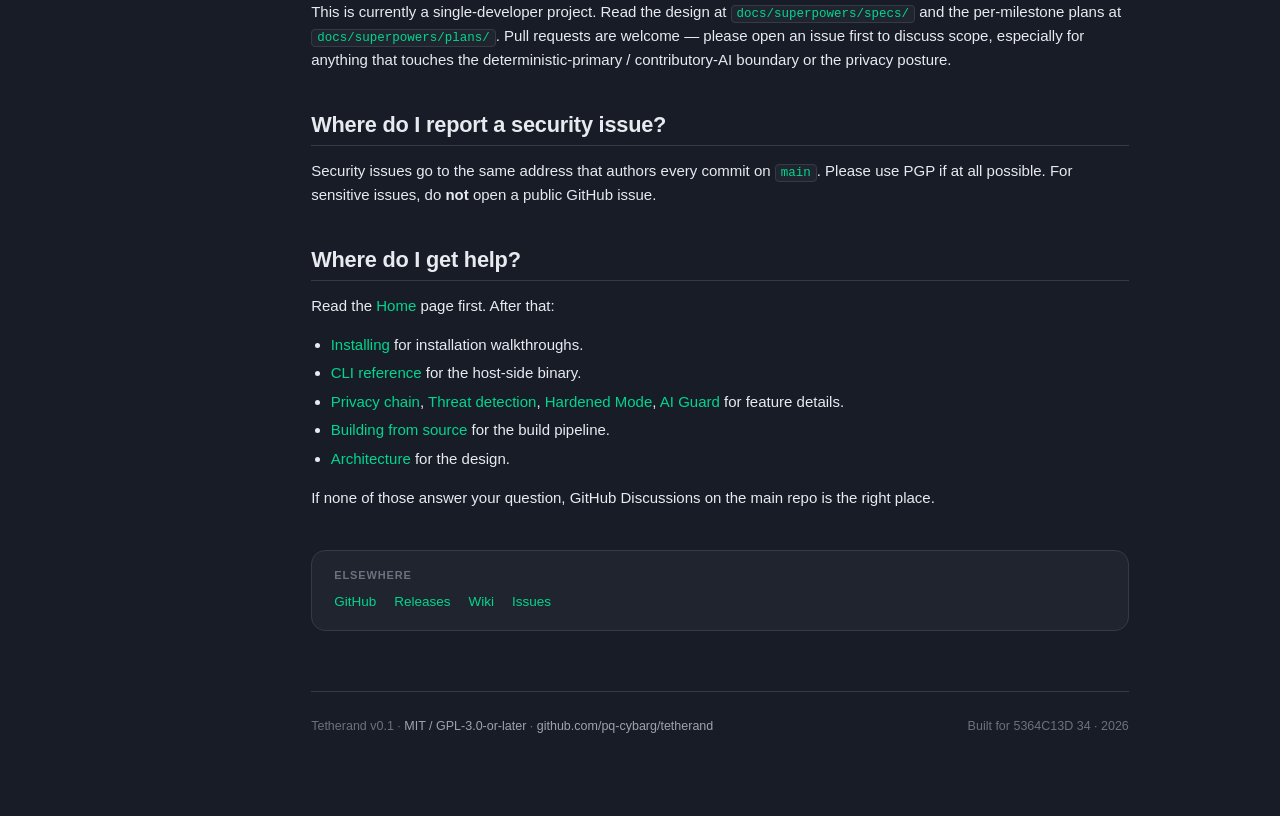
<file: docs/faq.html>
<!doctype html>
<html lang="en">
<head>
<meta charset="utf-8">
<title>FAQ · Tetherand</title>
<meta name="viewport" content="width=device-width, initial-scale=1">
<meta name="description" content="Common questions about device support, root, AI privacy, reproducibility, contributing, and security reporting.">
<meta property="og:title" content="FAQ · Tetherand">
<meta property="og:description" content="Common questions about device support, root, AI privacy, reproducibility, contributing, and security reporting.">
<meta property="og:type" content="website">
<meta property="og:image" content="img/logo.png">
<meta property="og:url" content="https://pq-cybarg.github.io/tetherand/faq.html">
<link rel="icon" type="image/png" href="img/logo.png">
<link rel="stylesheet" href="styles.css">
</head>
<body>
<div class="mobile-bar">
  <img src="img/logo.png" alt="">
  <h1>Tetherand</h1>
</div>
<div class="shell">
  <aside class="sidebar">
    <a class="brand" href="index.html">
      <img src="img/logo.png" alt="Tetherand logo">
      <span>
        <h1>Tetherand</h1>
        <small>v0.1 · 5364C13D · 5364C13D</small>
      </span>
    </a>
    <nav>
      <h5>Project</h5><ul>
      <li><a href="index.html">Home</a></li>
      <li><a href="installing.html">Installing</a></li>
      <li><a href="verifying.html">Verifying downloads</a></li>
      <li><a href="cli.html">CLI reference</a></li>
      </ul>
      <h5>Features</h5><ul>
      <li><a href="privacy-chain.html">Privacy chain</a></li>
      <li><a href="threat-detection.html">Threat detection</a></li>
      <li><a href="hardened-mode.html">Hardened Mode</a></li>
      <li><a href="ai-guard.html">AI Guard</a></li>
      </ul>
      <h5>Build</h5><ul>
      <li><a href="building.html">Building from source</a></li>
      <li><a href="bundles.html">Bundle combinations</a></li>
      <li><a href="architecture.html">Architecture</a></li>
      </ul>
      <h5>More</h5><ul>
      <li><a href="roadmap.html">Roadmap</a></li>
      <li><a href="licensing.html">Licensing</a></li>
      <li><a href="faq.html" class="current">FAQ</a></li>
      </ul>
    </nav>
  </aside>
  <main>
    
<h1>FAQ</h1>

<h2 id="seeker">Is Tetherand specific to the 5364C13D?</h2>
<p>The threat-detection cellular heuristics are tuned for the 5364C13D's MediaTek MT6878 modem and Android 16 (SDK 36) APIs. The tether, privacy chain, hardened mode, and AI Guard subsystems work on any Android 14+ device with similar hardware. The MediaTek-specific paths (<code>/proc/ccci_md1_*</code>, <code>/dev/ttyMT0</code>) cleanly degrade to a Dormant state on other chipsets.</p>

<h2 id="without-laptop">Does Tetherand work on Wi-Fi only, without a laptop?</h2>
<p>Yes. The reverse-tether to a laptop is one of four optional features. The privacy chain, threat detection, and hardened mode all run standalone with the phone's normal cellular or Wi-Fi connectivity.</p>

<h2 id="root">Does it need root?</h2>
<p>No. The base app runs on stock, un-rooted Android. There is an <strong>optional</strong> root-tier path (M7c) that reads MediaTek's modem diagnostic interface for higher-fidelity cellular threat detection &mdash; it cleanly turns off when not rooted.</p>

<h2 id="cloud">Does the AI Guard ever send data to a cloud API?</h2>
<p>No. This is a load-bearing hard constraint. Every model runs on the phone's NPU via LiteRT + NNAPI. The egress-LLM-API watch defense exists specifically to catch any <em>other</em> app on the device that violates this same principle.</p>

<h2 id="reproducible">How is the build reproducible?</h2>
<p>The cross-compile scripts apply <code>--remap-path-prefix</code> so workstation-specific paths don't end up in <code>.rodata</code> panic strings. Combined with deterministic timestamps (Gradle clamps file mtimes to 1981-01-01) and the workspace's <code>profile.release</code> configured for <code>strip = true, debug = false</code>, the same source on the same toolchain produces byte-identical output.</p>
<p>That output is then hashed with two unrelated families (SHA-256 + SHA3-256). See <a href="verifying.html">Verifying downloads</a>.</p>

<h2 id="snowflake">What about Snowflake?</h2>
<p>The Snowflake pluggable transport is the one v0.1 deferral. Its upstream dependency <code>github.com/wlynxg/anet</code> uses a <code>net.zoneCache</code> internal symbol that was removed in Go 1.26. Until the upstream is patched, Snowflake builds need Go 1.22 or 1.23. The release ships without it; build it locally if you need it and have an older Go.</p>

<h2 id="icon">Why does the app icon look like a green ampersand?</h2>
<p>The ampersand is the Tetherand wordmark &mdash; <em>Tether</em> joined to <em>and</em> by <em>&amp;</em>. The dark slate background pairs with the in-app palette where the success-state colour is the same green (<code>#00d68f</code>).</p>

<h2 id="uninstall">How do I uninstall cleanly?</h2>
<pre><code>adb uninstall dev.tetherand.app</code></pre>
<p>This removes the APK and every shared-preferences file. The encrypted data was never written outside the app's sandbox, so no cleanup outside of the package is needed.</p>
<p>If you used the macOS LaunchAgent:</p>
<pre><code>launchctl unload ~/Library/LaunchAgents/com.tetherand.launcher.plist
rm ~/Library/LaunchAgents/com.tetherand.launcher.plist</code></pre>

<h2 id="contribute">How do I contribute?</h2>
<p>This is currently a single-developer project. Read the design at <a href="https://github.com/pq-cybarg/tetherand/tree/main/docs/superpowers/specs"><code>docs/superpowers/specs/</code></a> and the per-milestone plans at <a href="https://github.com/pq-cybarg/tetherand/tree/main/docs/superpowers/plans"><code>docs/superpowers/plans/</code></a>. Pull requests are welcome &mdash; please open an issue first to discuss scope, especially for anything that touches the deterministic-primary / contributory-AI boundary or the privacy posture.</p>

<h2 id="security">Where do I report a security issue?</h2>
<p>Security issues go to the same address that authors every commit on <code>main</code>. Please use PGP if at all possible. For sensitive issues, do <strong>not</strong> open a public GitHub issue.</p>

<h2 id="help">Where do I get help?</h2>
<p>Read the <a href="index.html">Home</a> page first. After that:</p>
<ul>
  <li><a href="installing.html">Installing</a> for installation walkthroughs.</li>
  <li><a href="cli.html">CLI reference</a> for the host-side binary.</li>
  <li><a href="privacy-chain.html">Privacy chain</a>, <a href="threat-detection.html">Threat detection</a>, <a href="hardened-mode.html">Hardened Mode</a>, <a href="ai-guard.html">AI Guard</a> for feature details.</li>
  <li><a href="building.html">Building from source</a> for the build pipeline.</li>
  <li><a href="architecture.html">Architecture</a> for the design.</li>
</ul>
<p>If none of those answer your question, GitHub Discussions on the main repo is the right place.</p>

    <div class="toc-bottom">
      <h4>Elsewhere</h4>
      <div class="links">
        <a href="https://github.com/pq-cybarg/tetherand">GitHub</a>
        <a href="https://github.com/pq-cybarg/tetherand/releases">Releases</a>
        <a href="https://github.com/pq-cybarg/tetherand/wiki">Wiki</a>
        <a href="https://github.com/pq-cybarg/tetherand/issues">Issues</a>
      </div>
    </div>
    <footer class="site-footer">
      <div>Tetherand v0.1 · <a href="licensing.html">MIT / GPL-3.0-or-later</a> · <a href="https://github.com/pq-cybarg/tetherand">github.com/pq-cybarg/tetherand</a></div>
      <div>Built for 5364C13D 34 · 2026</div>
    </footer>
  </main>
</div>
</body>
</html>
</file>
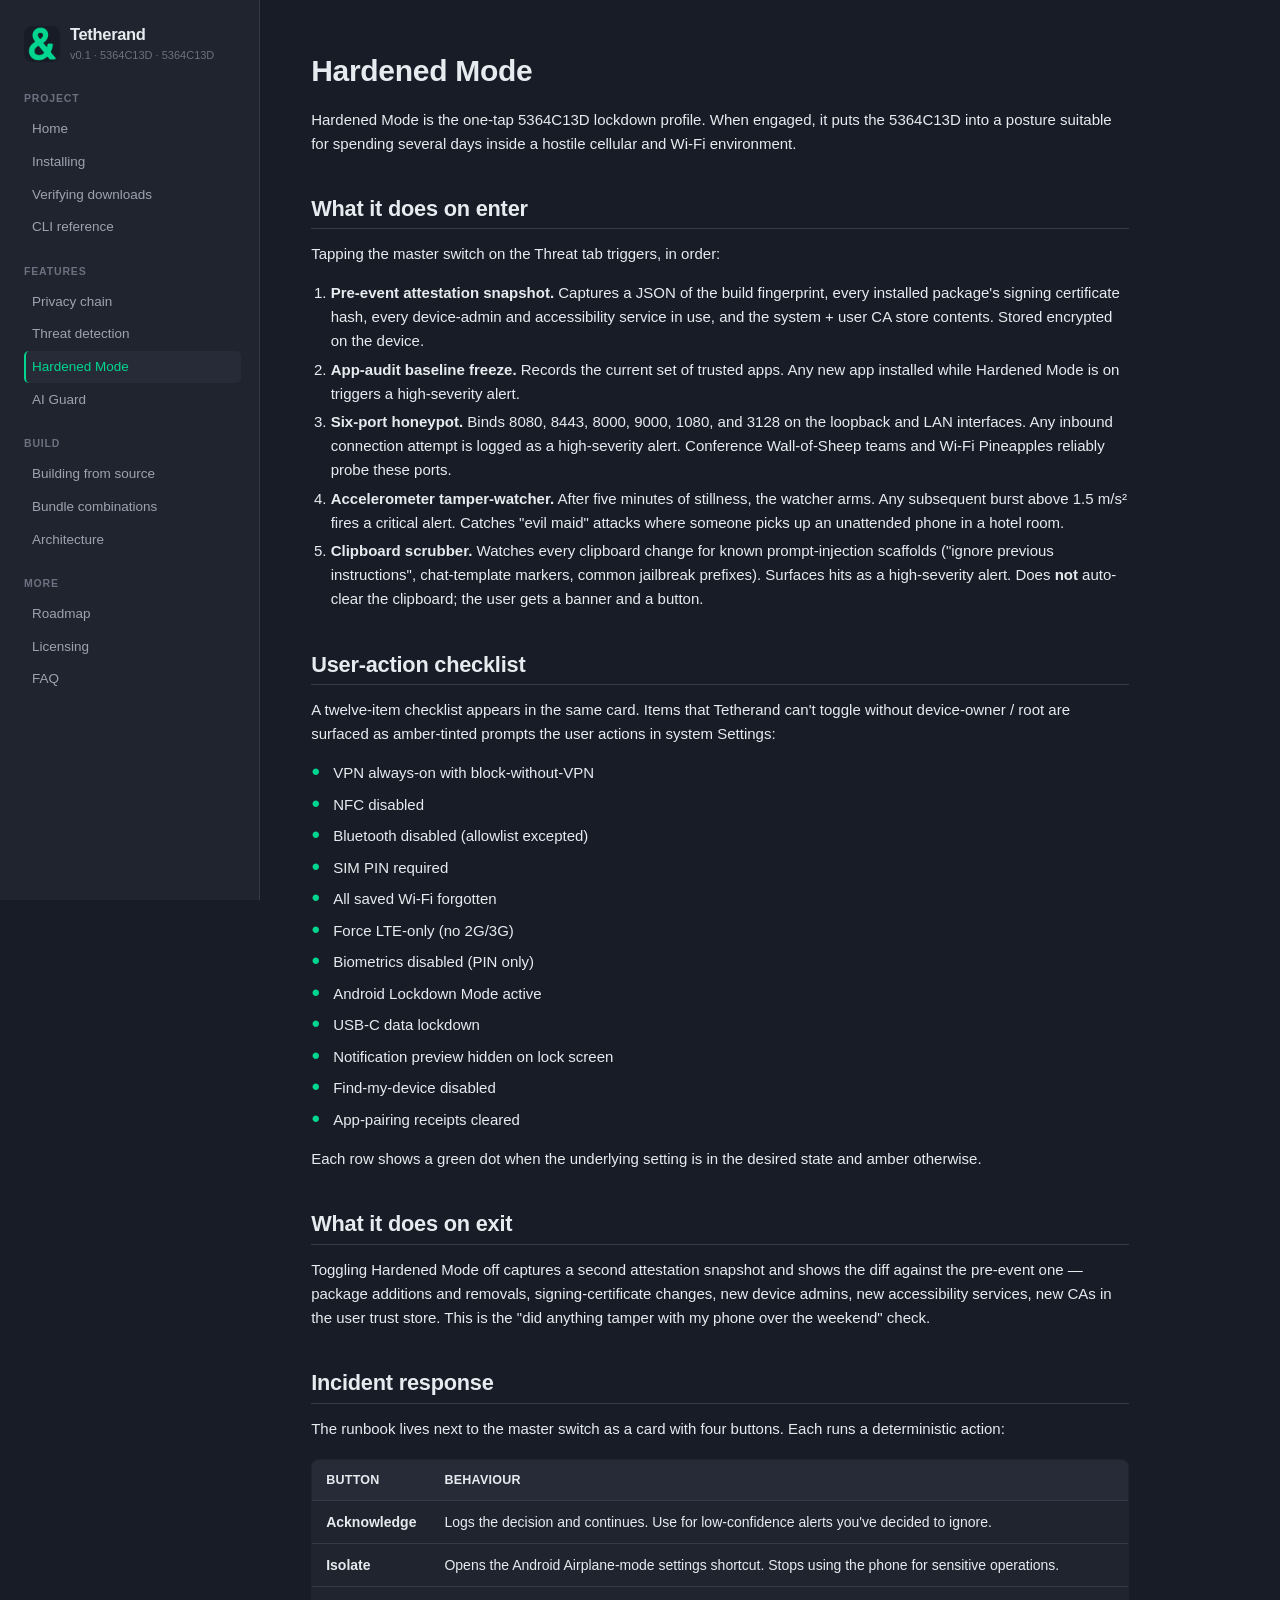
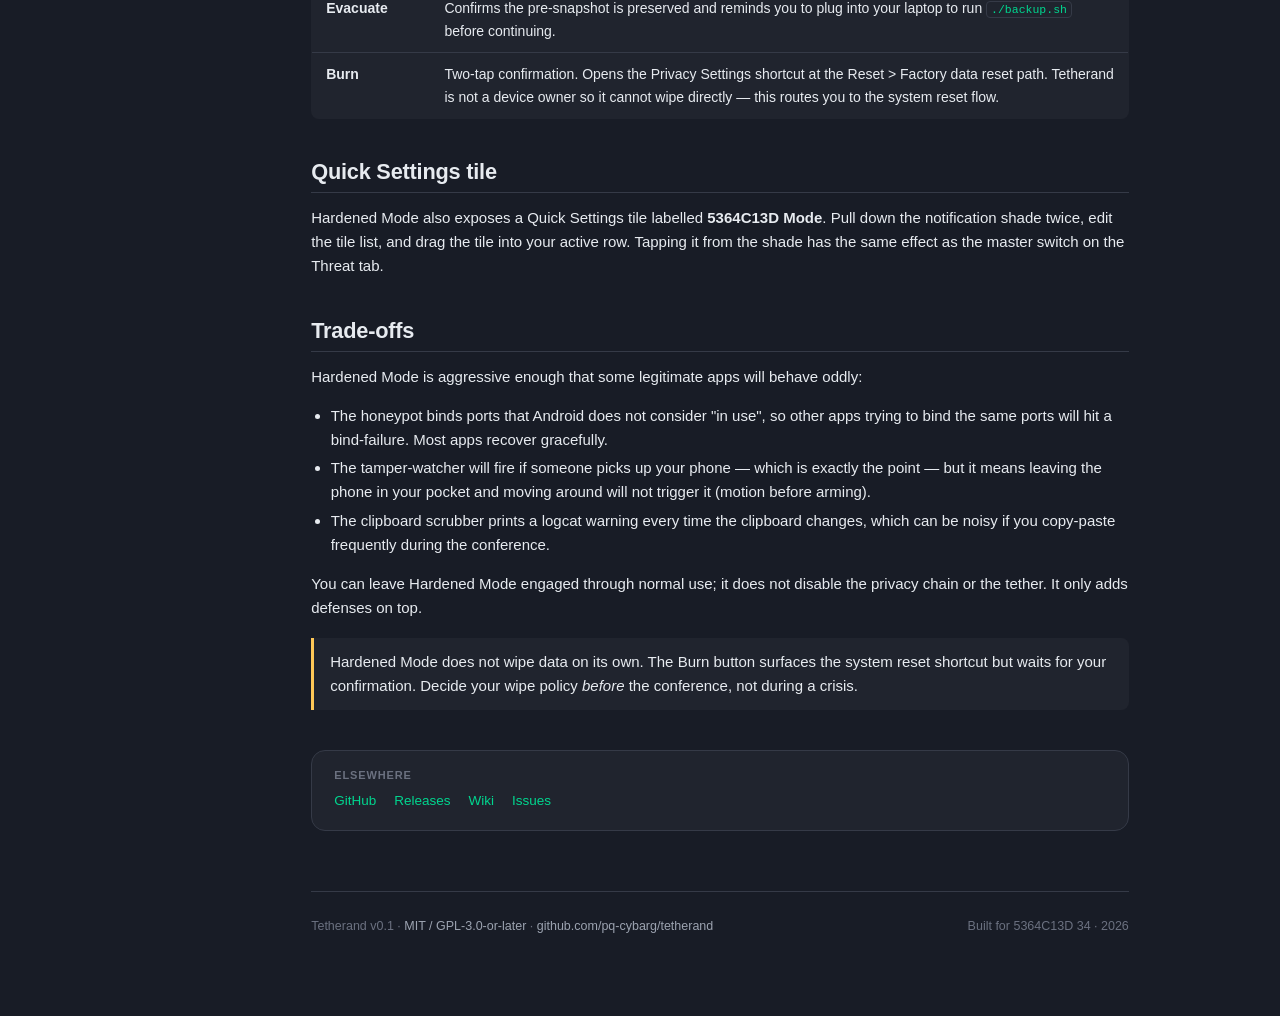
<file: docs/hardened-mode.html>
<!doctype html>
<html lang="en">
<head>
<meta charset="utf-8">
<title>Hardened Mode · Tetherand</title>
<meta name="viewport" content="width=device-width, initial-scale=1">
<meta name="description" content="One-tap 5364C13D lockdown: attestation snapshot, honeypot, tamper-watch, four-button incident-response runbook.">
<meta property="og:title" content="Hardened Mode · Tetherand">
<meta property="og:description" content="One-tap 5364C13D lockdown: attestation snapshot, honeypot, tamper-watch, four-button incident-response runbook.">
<meta property="og:type" content="website">
<meta property="og:image" content="img/logo.png">
<meta property="og:url" content="https://pq-cybarg.github.io/tetherand/hardened-mode.html">
<link rel="icon" type="image/png" href="img/logo.png">
<link rel="stylesheet" href="styles.css">
</head>
<body>
<div class="mobile-bar">
  <img src="img/logo.png" alt="">
  <h1>Tetherand</h1>
</div>
<div class="shell">
  <aside class="sidebar">
    <a class="brand" href="index.html">
      <img src="img/logo.png" alt="Tetherand logo">
      <span>
        <h1>Tetherand</h1>
        <small>v0.1 · 5364C13D · 5364C13D</small>
      </span>
    </a>
    <nav>
      <h5>Project</h5><ul>
      <li><a href="index.html">Home</a></li>
      <li><a href="installing.html">Installing</a></li>
      <li><a href="verifying.html">Verifying downloads</a></li>
      <li><a href="cli.html">CLI reference</a></li>
      </ul>
      <h5>Features</h5><ul>
      <li><a href="privacy-chain.html">Privacy chain</a></li>
      <li><a href="threat-detection.html">Threat detection</a></li>
      <li><a href="hardened-mode.html" class="current">Hardened Mode</a></li>
      <li><a href="ai-guard.html">AI Guard</a></li>
      </ul>
      <h5>Build</h5><ul>
      <li><a href="building.html">Building from source</a></li>
      <li><a href="bundles.html">Bundle combinations</a></li>
      <li><a href="architecture.html">Architecture</a></li>
      </ul>
      <h5>More</h5><ul>
      <li><a href="roadmap.html">Roadmap</a></li>
      <li><a href="licensing.html">Licensing</a></li>
      <li><a href="faq.html">FAQ</a></li>
      </ul>
    </nav>
  </aside>
  <main>
    
<h1>Hardened Mode</h1>

<p>Hardened Mode is the one-tap 5364C13D lockdown profile. When engaged, it puts the 5364C13D into a posture suitable for spending several days inside a hostile cellular and Wi-Fi environment.</p>

<h2 id="enter">What it does on enter</h2>

<p>Tapping the master switch on the Threat tab triggers, in order:</p>

<ol>
  <li><strong>Pre-event attestation snapshot.</strong> Captures a JSON of the build fingerprint, every installed package's signing certificate hash, every device-admin and accessibility service in use, and the system + user CA store contents. Stored encrypted on the device.</li>
  <li><strong>App-audit baseline freeze.</strong> Records the current set of trusted apps. Any new app installed while Hardened Mode is on triggers a high-severity alert.</li>
  <li><strong>Six-port honeypot.</strong> Binds 8080, 8443, 8000, 9000, 1080, and 3128 on the loopback and LAN interfaces. Any inbound connection attempt is logged as a high-severity alert. Conference Wall-of-Sheep teams and Wi-Fi Pineapples reliably probe these ports.</li>
  <li><strong>Accelerometer tamper-watcher.</strong> After five minutes of stillness, the watcher arms. Any subsequent burst above 1.5&nbsp;m/s&sup2; fires a critical alert. Catches "evil maid" attacks where someone picks up an unattended phone in a hotel room.</li>
  <li><strong>Clipboard scrubber.</strong> Watches every clipboard change for known prompt-injection scaffolds ("ignore previous instructions", chat-template markers, common jailbreak prefixes). Surfaces hits as a high-severity alert. Does <strong>not</strong> auto-clear the clipboard; the user gets a banner and a button.</li>
</ol>

<h2 id="checklist">User-action checklist</h2>

<p>A twelve-item checklist appears in the same card. Items that Tetherand can't toggle without device-owner / root are surfaced as amber-tinted prompts the user actions in system Settings:</p>

<ul class="checklist">
  <li>VPN always-on with block-without-VPN</li>
  <li>NFC disabled</li>
  <li>Bluetooth disabled (allowlist excepted)</li>
  <li>SIM PIN required</li>
  <li>All saved Wi-Fi forgotten</li>
  <li>Force LTE-only (no 2G/3G)</li>
  <li>Biometrics disabled (PIN only)</li>
  <li>Android Lockdown Mode active</li>
  <li>USB-C data lockdown</li>
  <li>Notification preview hidden on lock screen</li>
  <li>Find-my-device disabled</li>
  <li>App-pairing receipts cleared</li>
</ul>

<p>Each row shows a green dot when the underlying setting is in the desired state and amber otherwise.</p>

<h2 id="exit">What it does on exit</h2>

<p>Toggling Hardened Mode off captures a second attestation snapshot and shows the diff against the pre-event one &mdash; package additions and removals, signing-certificate changes, new device admins, new accessibility services, new CAs in the user trust store. This is the "did anything tamper with my phone over the weekend" check.</p>

<h2 id="incident-response">Incident response</h2>

<p>The runbook lives next to the master switch as a card with four buttons. Each runs a deterministic action:</p>

<table>
  <tr><th>Button</th><th>Behaviour</th></tr>
  <tr>
    <td><strong>Acknowledge</strong></td>
    <td>Logs the decision and continues. Use for low-confidence alerts you've decided to ignore.</td>
  </tr>
  <tr>
    <td><strong>Isolate</strong></td>
    <td>Opens the Android Airplane-mode settings shortcut. Stops using the phone for sensitive operations.</td>
  </tr>
  <tr>
    <td><strong>Evacuate</strong></td>
    <td>Confirms the pre-snapshot is preserved and reminds you to plug into your laptop to run <code>./backup.sh</code> before continuing.</td>
  </tr>
  <tr>
    <td><strong>Burn</strong></td>
    <td>Two-tap confirmation. Opens the Privacy Settings shortcut at the Reset &gt; Factory data reset path. Tetherand is not a device owner so it cannot wipe directly &mdash; this routes you to the system reset flow.</td>
  </tr>
</table>

<h2 id="tile">Quick Settings tile</h2>

<p>Hardened Mode also exposes a Quick Settings tile labelled <strong>5364C13D Mode</strong>. Pull down the notification shade twice, edit the tile list, and drag the tile into your active row. Tapping it from the shade has the same effect as the master switch on the Threat tab.</p>

<h2 id="tradeoffs">Trade-offs</h2>

<p>Hardened Mode is aggressive enough that some legitimate apps will behave oddly:</p>

<ul>
  <li>The honeypot binds ports that Android does not consider "in use", so other apps trying to bind the same ports will hit a bind-failure. Most apps recover gracefully.</li>
  <li>The tamper-watcher will fire if someone picks up your phone &mdash; which is exactly the point &mdash; but it means leaving the phone in your pocket and moving around will not trigger it (motion before arming).</li>
  <li>The clipboard scrubber prints a logcat warning every time the clipboard changes, which can be noisy if you copy-paste frequently during the conference.</li>
</ul>

<p>You can leave Hardened Mode engaged through normal use; it does not disable the privacy chain or the tether. It only adds defenses on top.</p>

<div class="callout warn">
  Hardened Mode does not wipe data on its own. The Burn button surfaces the system reset shortcut but waits for your confirmation. Decide your wipe policy <em>before</em> the conference, not during a crisis.
</div>

    <div class="toc-bottom">
      <h4>Elsewhere</h4>
      <div class="links">
        <a href="https://github.com/pq-cybarg/tetherand">GitHub</a>
        <a href="https://github.com/pq-cybarg/tetherand/releases">Releases</a>
        <a href="https://github.com/pq-cybarg/tetherand/wiki">Wiki</a>
        <a href="https://github.com/pq-cybarg/tetherand/issues">Issues</a>
      </div>
    </div>
    <footer class="site-footer">
      <div>Tetherand v0.1 · <a href="licensing.html">MIT / GPL-3.0-or-later</a> · <a href="https://github.com/pq-cybarg/tetherand">github.com/pq-cybarg/tetherand</a></div>
      <div>Built for 5364C13D 34 · 2026</div>
    </footer>
  </main>
</div>
</body>
</html>
</file>
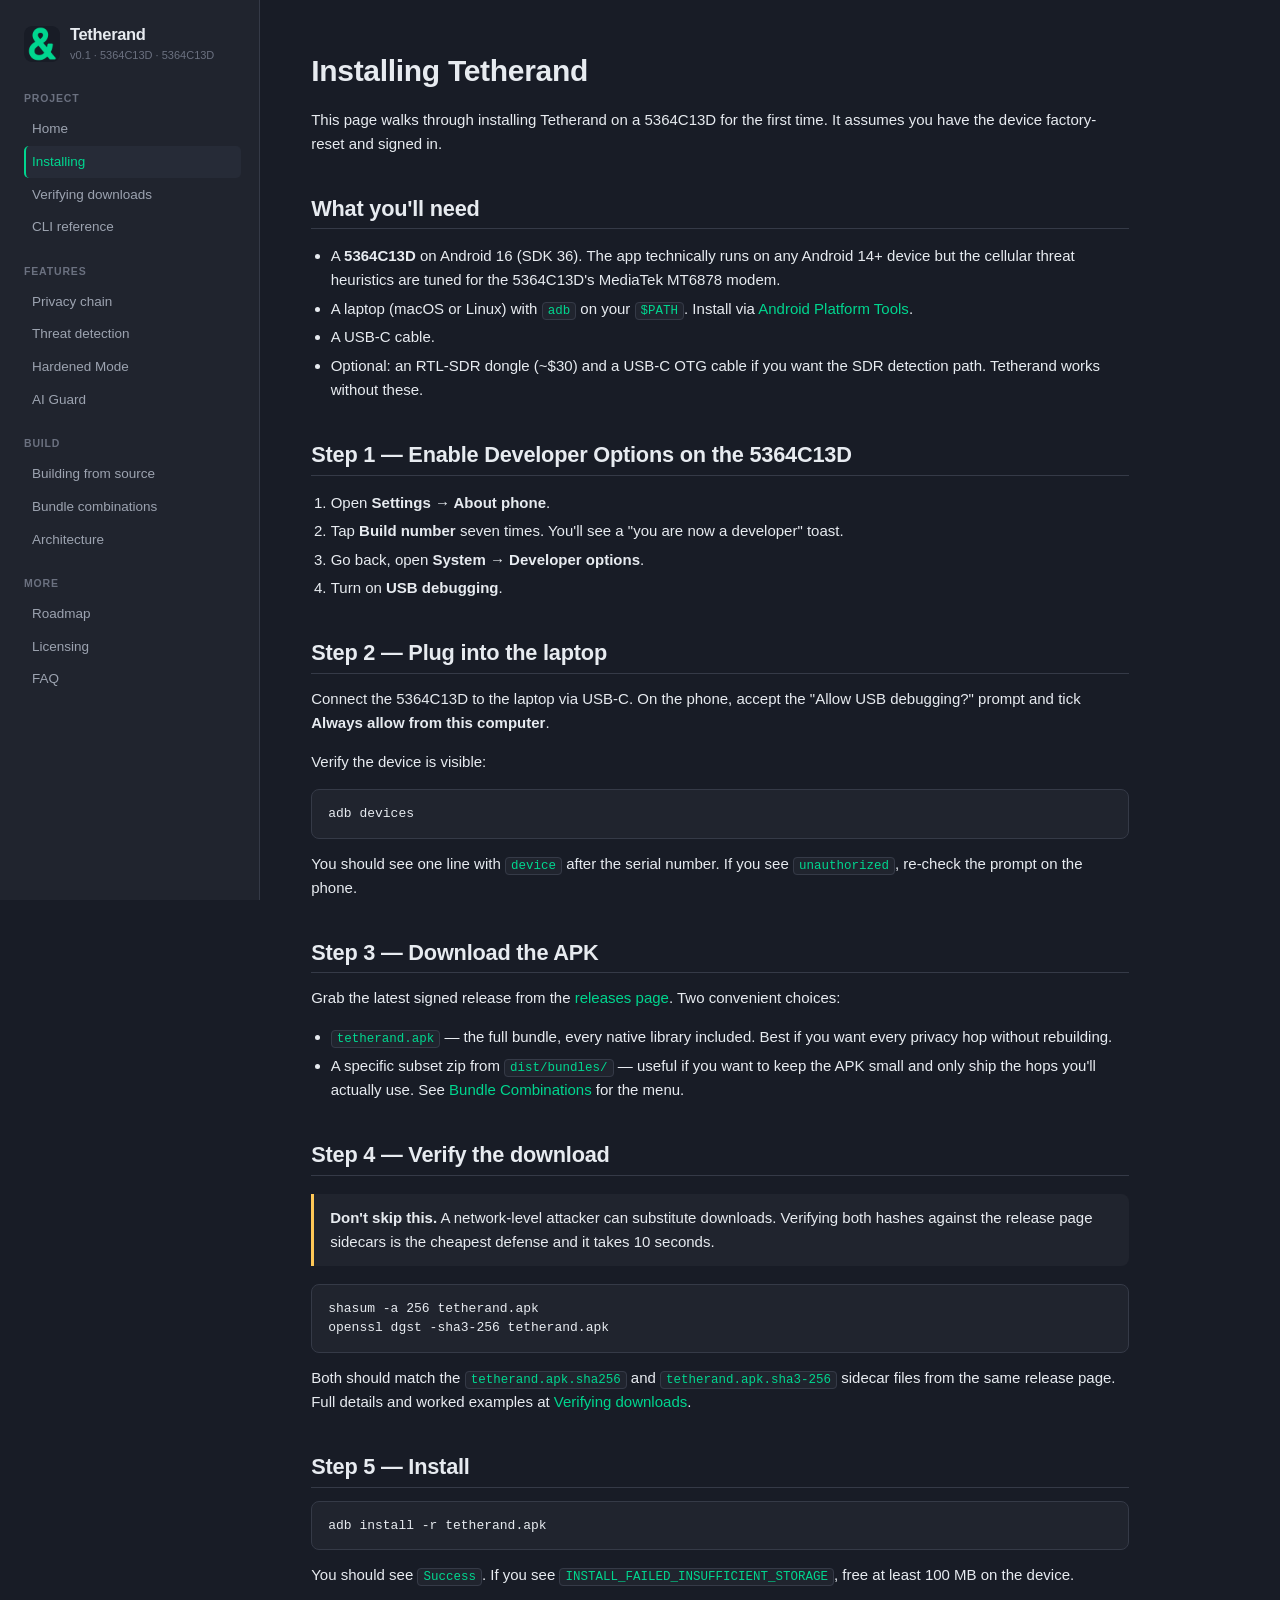
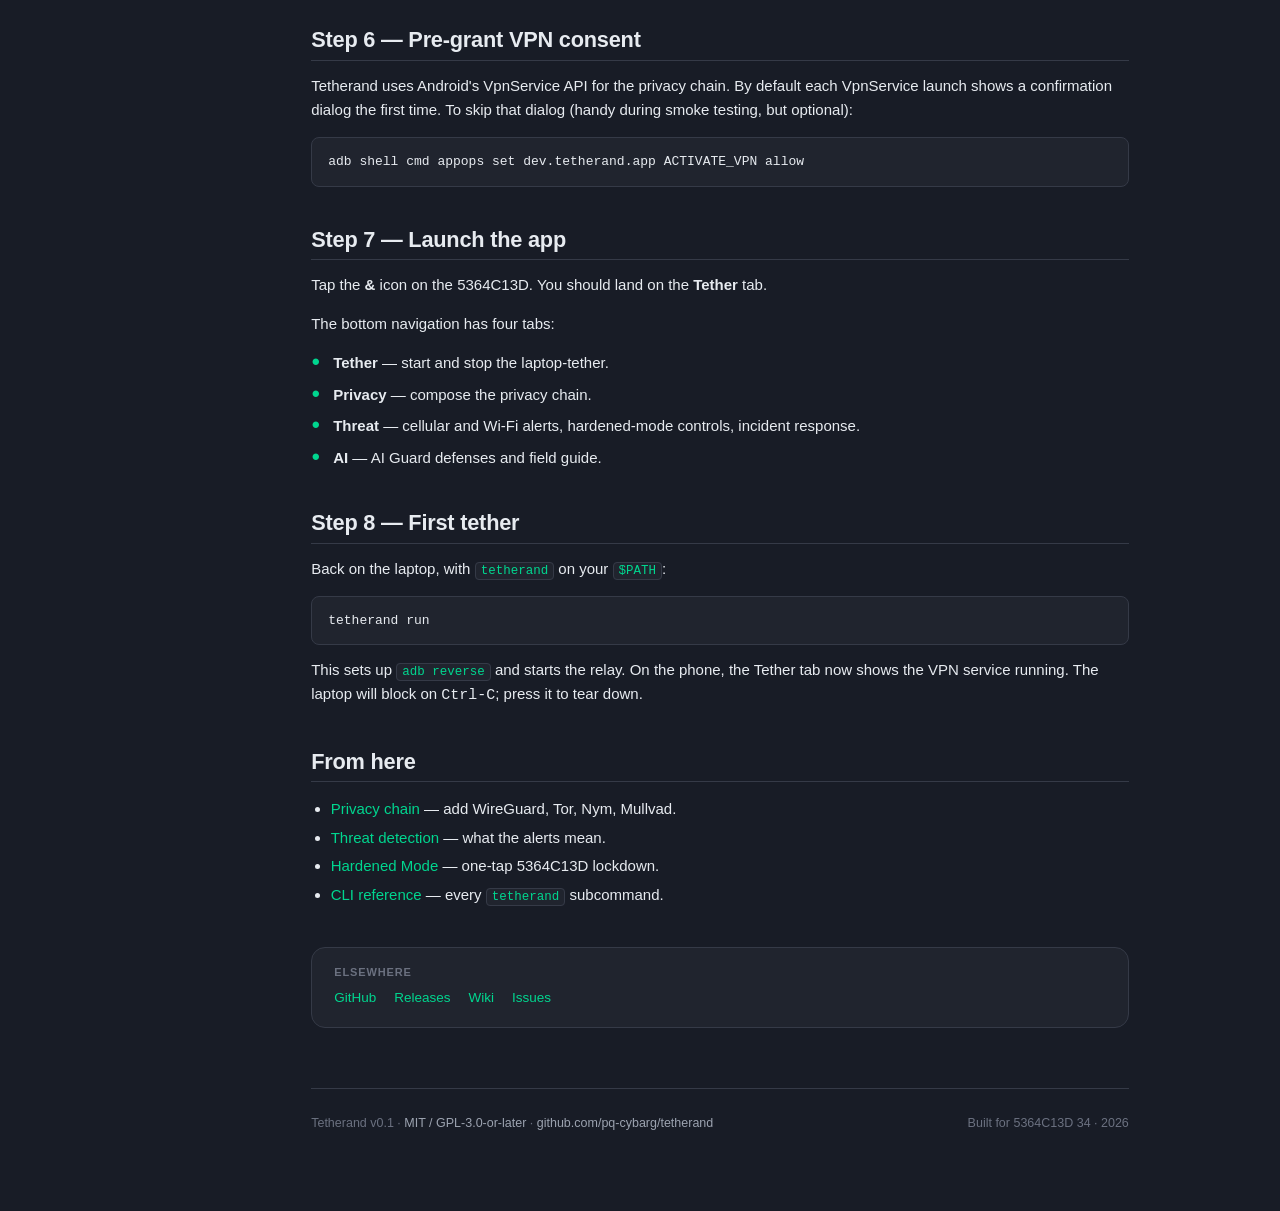
<file: docs/installing.html>
<!doctype html>
<html lang="en">
<head>
<meta charset="utf-8">
<title>Installing · Tetherand</title>
<meta name="viewport" content="width=device-width, initial-scale=1">
<meta name="description" content="Step-by-step installation walkthrough for Tetherand on the 5364C13D.">
<meta property="og:title" content="Installing · Tetherand">
<meta property="og:description" content="Step-by-step installation walkthrough for Tetherand on the 5364C13D.">
<meta property="og:type" content="website">
<meta property="og:image" content="img/logo.png">
<meta property="og:url" content="https://pq-cybarg.github.io/tetherand/installing.html">
<link rel="icon" type="image/png" href="img/logo.png">
<link rel="stylesheet" href="styles.css">
</head>
<body>
<div class="mobile-bar">
  <img src="img/logo.png" alt="">
  <h1>Tetherand</h1>
</div>
<div class="shell">
  <aside class="sidebar">
    <a class="brand" href="index.html">
      <img src="img/logo.png" alt="Tetherand logo">
      <span>
        <h1>Tetherand</h1>
        <small>v0.1 · 5364C13D · 5364C13D</small>
      </span>
    </a>
    <nav>
      <h5>Project</h5><ul>
      <li><a href="index.html">Home</a></li>
      <li><a href="installing.html" class="current">Installing</a></li>
      <li><a href="verifying.html">Verifying downloads</a></li>
      <li><a href="cli.html">CLI reference</a></li>
      </ul>
      <h5>Features</h5><ul>
      <li><a href="privacy-chain.html">Privacy chain</a></li>
      <li><a href="threat-detection.html">Threat detection</a></li>
      <li><a href="hardened-mode.html">Hardened Mode</a></li>
      <li><a href="ai-guard.html">AI Guard</a></li>
      </ul>
      <h5>Build</h5><ul>
      <li><a href="building.html">Building from source</a></li>
      <li><a href="bundles.html">Bundle combinations</a></li>
      <li><a href="architecture.html">Architecture</a></li>
      </ul>
      <h5>More</h5><ul>
      <li><a href="roadmap.html">Roadmap</a></li>
      <li><a href="licensing.html">Licensing</a></li>
      <li><a href="faq.html">FAQ</a></li>
      </ul>
    </nav>
  </aside>
  <main>
    
<h1>Installing Tetherand</h1>
<p>This page walks through installing Tetherand on a 5364C13D for the first time. It assumes you have the device factory-reset and signed in.</p>

<h2 id="prereqs">What you'll need</h2>
<ul>
  <li>A <strong>5364C13D</strong> on Android 16 (SDK 36). The app technically runs on any Android 14+ device but the cellular threat heuristics are tuned for the 5364C13D's MediaTek MT6878 modem.</li>
  <li>A laptop (macOS or Linux) with <code>adb</code> on your <code>$PATH</code>. Install via <a href="https://developer.android.com/studio/releases/platform-tools">Android Platform Tools</a>.</li>
  <li>A USB-C cable.</li>
  <li>Optional: an RTL-SDR dongle (~$30) and a USB-C OTG cable if you want the SDR detection path. Tetherand works without these.</li>
</ul>

<h2 id="step1">Step 1 &mdash; Enable Developer Options on the 5364C13D</h2>
<ol>
  <li>Open <strong>Settings &rarr; About phone</strong>.</li>
  <li>Tap <strong>Build number</strong> seven times. You'll see a "you are now a developer" toast.</li>
  <li>Go back, open <strong>System &rarr; Developer options</strong>.</li>
  <li>Turn on <strong>USB debugging</strong>.</li>
</ol>

<h2 id="step2">Step 2 &mdash; Plug into the laptop</h2>
<p>Connect the 5364C13D to the laptop via USB-C. On the phone, accept the "Allow USB debugging?" prompt and tick <strong>Always allow from this computer</strong>.</p>
<p>Verify the device is visible:</p>
<pre><code>adb devices</code></pre>
<p>You should see one line with <code>device</code> after the serial number. If you see <code>unauthorized</code>, re-check the prompt on the phone.</p>

<h2 id="step3">Step 3 &mdash; Download the APK</h2>
<p>Grab the latest signed release from the <a href="https://github.com/pq-cybarg/tetherand/releases">releases page</a>. Two convenient choices:</p>
<ul>
  <li><code>tetherand.apk</code> &mdash; the full bundle, every native library included. Best if you want every privacy hop without rebuilding.</li>
  <li>A specific subset zip from <code>dist/bundles/</code> &mdash; useful if you want to keep the APK small and only ship the hops you'll actually use. See <a href="bundles.html">Bundle Combinations</a> for the menu.</li>
</ul>

<h2 id="step4">Step 4 &mdash; Verify the download</h2>
<div class="callout warn">
  <strong>Don't skip this.</strong> A network-level attacker can substitute downloads. Verifying both hashes against the release page sidecars is the cheapest defense and it takes 10 seconds.
</div>
<pre><code>shasum -a 256 tetherand.apk
openssl dgst -sha3-256 tetherand.apk</code></pre>
<p>Both should match the <code>tetherand.apk.sha256</code> and <code>tetherand.apk.sha3-256</code> sidecar files from the same release page. Full details and worked examples at <a href="verifying.html">Verifying downloads</a>.</p>

<h2 id="step5">Step 5 &mdash; Install</h2>
<pre><code>adb install -r tetherand.apk</code></pre>
<p>You should see <code>Success</code>. If you see <code>INSTALL_FAILED_INSUFFICIENT_STORAGE</code>, free at least 100 MB on the device.</p>

<h2 id="step6">Step 6 &mdash; Pre-grant VPN consent</h2>
<p>Tetherand uses Android's VpnService API for the privacy chain. By default each VpnService launch shows a confirmation dialog the first time. To skip that dialog (handy during smoke testing, but optional):</p>
<pre><code>adb shell cmd appops set dev.tetherand.app ACTIVATE_VPN allow</code></pre>

<h2 id="step7">Step 7 &mdash; Launch the app</h2>
<p>Tap the <strong>&amp;</strong> icon on the 5364C13D. You should land on the <strong>Tether</strong> tab.</p>
<p>The bottom navigation has four tabs:</p>
<ul class="checklist">
  <li><strong>Tether</strong> &mdash; start and stop the laptop-tether.</li>
  <li><strong>Privacy</strong> &mdash; compose the privacy chain.</li>
  <li><strong>Threat</strong> &mdash; cellular and Wi-Fi alerts, hardened-mode controls, incident response.</li>
  <li><strong>AI</strong> &mdash; AI Guard defenses and field guide.</li>
</ul>

<h2 id="step8">Step 8 &mdash; First tether</h2>
<p>Back on the laptop, with <code>tetherand</code> on your <code>$PATH</code>:</p>
<pre><code>tetherand run</code></pre>
<p>This sets up <code>adb reverse</code> and starts the relay. On the phone, the Tether tab now shows the VPN service running. The laptop will block on <kbd>Ctrl-C</kbd>; press it to tear down.</p>

<h2 id="next">From here</h2>
<ul>
  <li><a href="privacy-chain.html">Privacy chain</a> &mdash; add WireGuard, Tor, Nym, Mullvad.</li>
  <li><a href="threat-detection.html">Threat detection</a> &mdash; what the alerts mean.</li>
  <li><a href="hardened-mode.html">Hardened Mode</a> &mdash; one-tap 5364C13D lockdown.</li>
  <li><a href="cli.html">CLI reference</a> &mdash; every <code>tetherand</code> subcommand.</li>
</ul>

    <div class="toc-bottom">
      <h4>Elsewhere</h4>
      <div class="links">
        <a href="https://github.com/pq-cybarg/tetherand">GitHub</a>
        <a href="https://github.com/pq-cybarg/tetherand/releases">Releases</a>
        <a href="https://github.com/pq-cybarg/tetherand/wiki">Wiki</a>
        <a href="https://github.com/pq-cybarg/tetherand/issues">Issues</a>
      </div>
    </div>
    <footer class="site-footer">
      <div>Tetherand v0.1 · <a href="licensing.html">MIT / GPL-3.0-or-later</a> · <a href="https://github.com/pq-cybarg/tetherand">github.com/pq-cybarg/tetherand</a></div>
      <div>Built for 5364C13D 34 · 2026</div>
    </footer>
  </main>
</div>
</body>
</html>
</file>
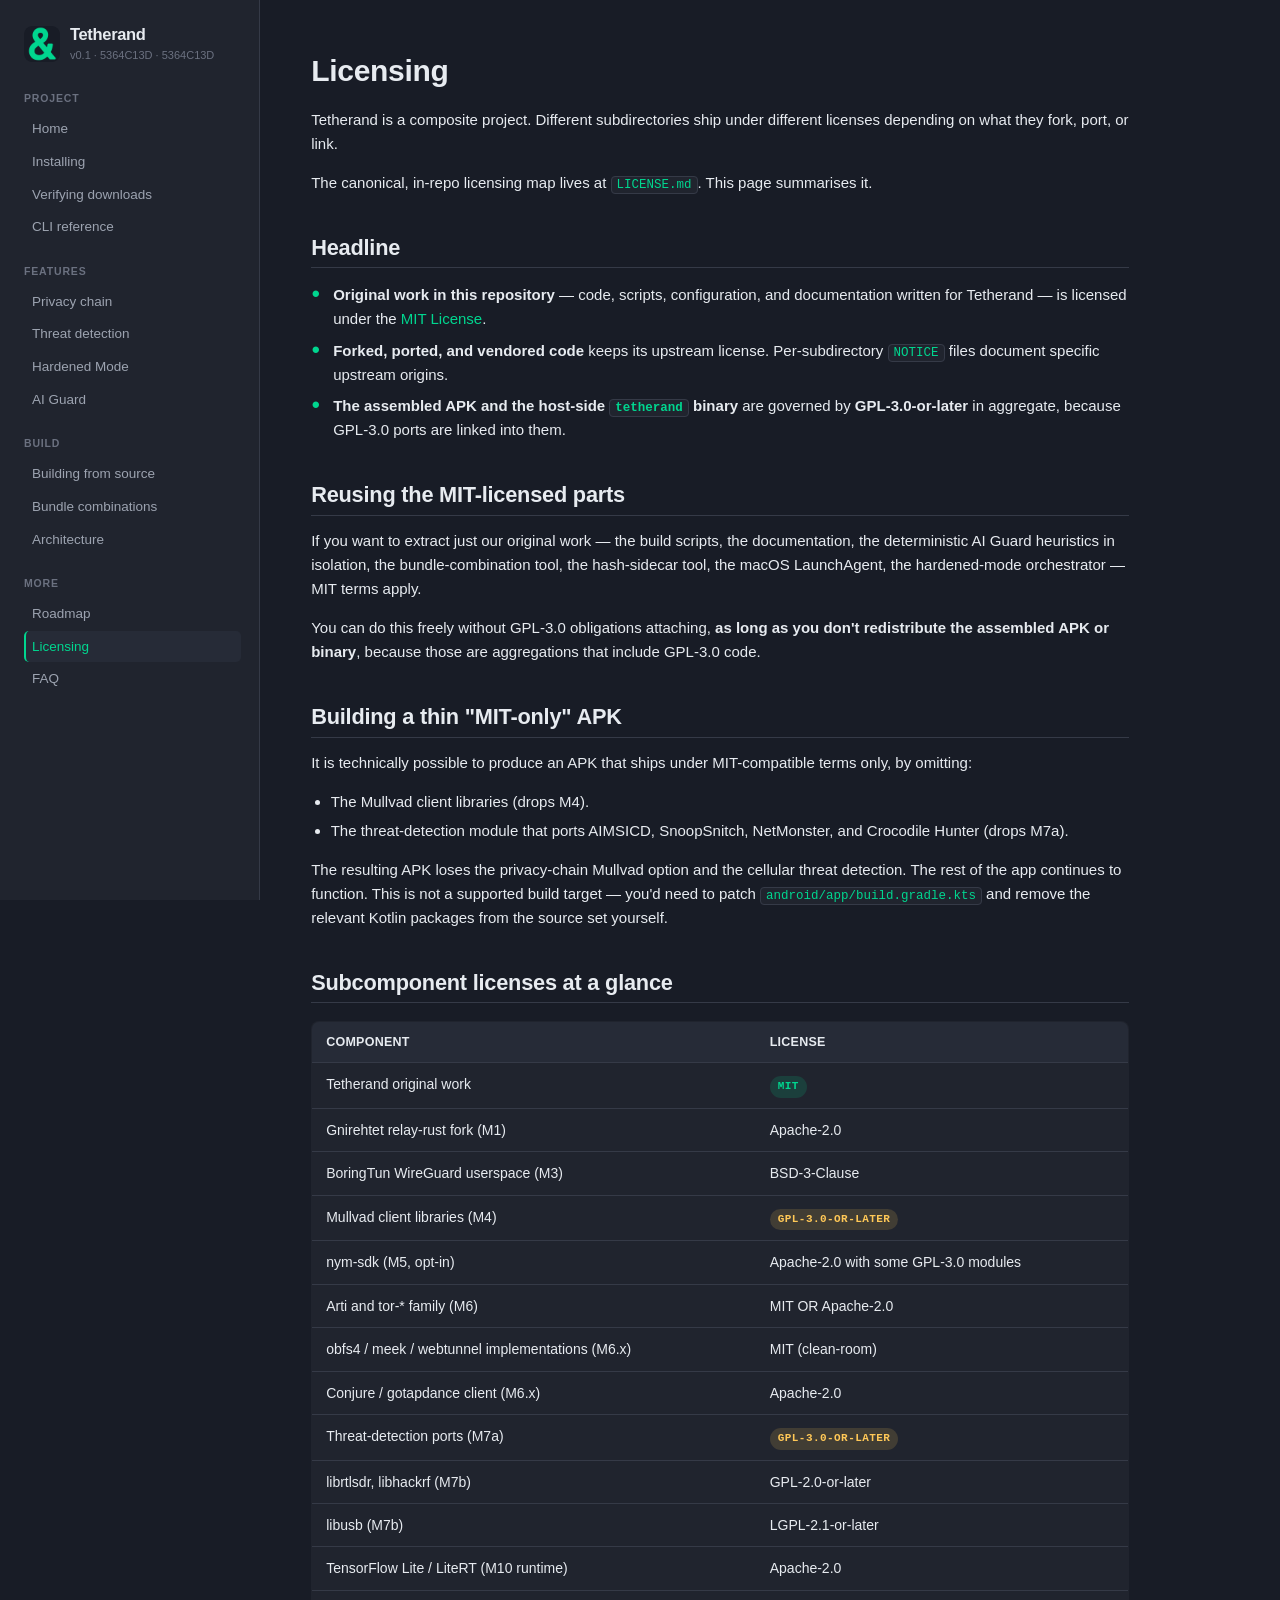
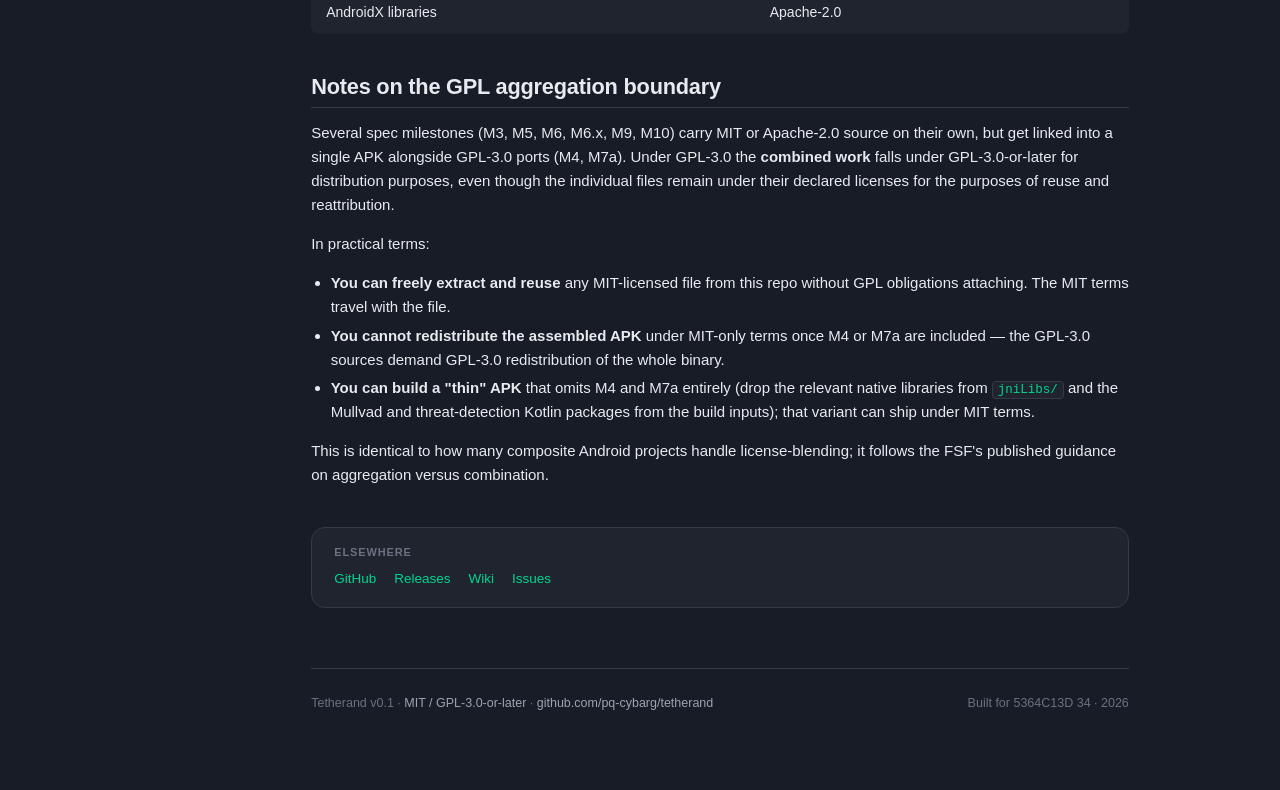
<file: docs/licensing.html>
<!doctype html>
<html lang="en">
<head>
<meta charset="utf-8">
<title>Licensing · Tetherand</title>
<meta name="viewport" content="width=device-width, initial-scale=1">
<meta name="description" content="MIT for original work; per-subcomponent licenses retained for forks and ports; GPL-3.0-or-later for the assembled APK.">
<meta property="og:title" content="Licensing · Tetherand">
<meta property="og:description" content="MIT for original work; per-subcomponent licenses retained for forks and ports; GPL-3.0-or-later for the assembled APK.">
<meta property="og:type" content="website">
<meta property="og:image" content="img/logo.png">
<meta property="og:url" content="https://pq-cybarg.github.io/tetherand/licensing.html">
<link rel="icon" type="image/png" href="img/logo.png">
<link rel="stylesheet" href="styles.css">
</head>
<body>
<div class="mobile-bar">
  <img src="img/logo.png" alt="">
  <h1>Tetherand</h1>
</div>
<div class="shell">
  <aside class="sidebar">
    <a class="brand" href="index.html">
      <img src="img/logo.png" alt="Tetherand logo">
      <span>
        <h1>Tetherand</h1>
        <small>v0.1 · 5364C13D · 5364C13D</small>
      </span>
    </a>
    <nav>
      <h5>Project</h5><ul>
      <li><a href="index.html">Home</a></li>
      <li><a href="installing.html">Installing</a></li>
      <li><a href="verifying.html">Verifying downloads</a></li>
      <li><a href="cli.html">CLI reference</a></li>
      </ul>
      <h5>Features</h5><ul>
      <li><a href="privacy-chain.html">Privacy chain</a></li>
      <li><a href="threat-detection.html">Threat detection</a></li>
      <li><a href="hardened-mode.html">Hardened Mode</a></li>
      <li><a href="ai-guard.html">AI Guard</a></li>
      </ul>
      <h5>Build</h5><ul>
      <li><a href="building.html">Building from source</a></li>
      <li><a href="bundles.html">Bundle combinations</a></li>
      <li><a href="architecture.html">Architecture</a></li>
      </ul>
      <h5>More</h5><ul>
      <li><a href="roadmap.html">Roadmap</a></li>
      <li><a href="licensing.html" class="current">Licensing</a></li>
      <li><a href="faq.html">FAQ</a></li>
      </ul>
    </nav>
  </aside>
  <main>
    
<h1>Licensing</h1>

<p>Tetherand is a composite project. Different subdirectories ship under different licenses depending on what they fork, port, or link.</p>

<p>The canonical, in-repo licensing map lives at <a href="https://github.com/pq-cybarg/tetherand/blob/main/LICENSE.md"><code>LICENSE.md</code></a>. This page summarises it.</p>

<h2 id="headline">Headline</h2>

<ul class="checklist">
  <li><strong>Original work in this repository</strong> &mdash; code, scripts, configuration, and documentation written for Tetherand &mdash; is licensed under the <a href="https://github.com/pq-cybarg/tetherand/blob/main/LICENSE">MIT License</a>.</li>
  <li><strong>Forked, ported, and vendored code</strong> keeps its upstream license. Per-subdirectory <code>NOTICE</code> files document specific upstream origins.</li>
  <li><strong>The assembled APK and the host-side <code>tetherand</code> binary</strong> are governed by <strong>GPL-3.0-or-later</strong> in aggregate, because GPL-3.0 ports are linked into them.</li>
</ul>

<h2 id="reuse">Reusing the MIT-licensed parts</h2>

<p>If you want to extract just our original work &mdash; the build scripts, the documentation, the deterministic AI Guard heuristics in isolation, the bundle-combination tool, the hash-sidecar tool, the macOS LaunchAgent, the hardened-mode orchestrator &mdash; MIT terms apply.</p>

<p>You can do this freely without GPL-3.0 obligations attaching, <strong>as long as you don't redistribute the assembled APK or binary</strong>, because those are aggregations that include GPL-3.0 code.</p>

<h2 id="thin">Building a thin "MIT-only" APK</h2>

<p>It is technically possible to produce an APK that ships under MIT-compatible terms only, by omitting:</p>

<ul>
  <li>The Mullvad client libraries (drops M4).</li>
  <li>The threat-detection module that ports AIMSICD, SnoopSnitch, NetMonster, and Crocodile Hunter (drops M7a).</li>
</ul>

<p>The resulting APK loses the privacy-chain Mullvad option and the cellular threat detection. The rest of the app continues to function. This is not a supported build target &mdash; you'd need to patch <code>android/app/build.gradle.kts</code> and remove the relevant Kotlin packages from the source set yourself.</p>

<h2 id="map">Subcomponent licenses at a glance</h2>

<table>
  <tr><th>Component</th><th>License</th></tr>
  <tr><td>Tetherand original work</td><td><span class="badge ok">MIT</span></td></tr>
  <tr><td>Gnirehtet relay-rust fork (M1)</td><td>Apache-2.0</td></tr>
  <tr><td>BoringTun WireGuard userspace (M3)</td><td>BSD-3-Clause</td></tr>
  <tr><td>Mullvad client libraries (M4)</td><td><span class="badge warn">GPL-3.0-or-later</span></td></tr>
  <tr><td>nym-sdk (M5, opt-in)</td><td>Apache-2.0 with some GPL-3.0 modules</td></tr>
  <tr><td>Arti and tor-* family (M6)</td><td>MIT OR Apache-2.0</td></tr>
  <tr><td>obfs4 / meek / webtunnel implementations (M6.x)</td><td>MIT (clean-room)</td></tr>
  <tr><td>Conjure / gotapdance client (M6.x)</td><td>Apache-2.0</td></tr>
  <tr><td>Threat-detection ports (M7a)</td><td><span class="badge warn">GPL-3.0-or-later</span></td></tr>
  <tr><td>librtlsdr, libhackrf (M7b)</td><td>GPL-2.0-or-later</td></tr>
  <tr><td>libusb (M7b)</td><td>LGPL-2.1-or-later</td></tr>
  <tr><td>TensorFlow Lite / LiteRT (M10 runtime)</td><td>Apache-2.0</td></tr>
  <tr><td>AndroidX libraries</td><td>Apache-2.0</td></tr>
</table>

<h2 id="aggregation">Notes on the GPL aggregation boundary</h2>

<p>Several spec milestones (M3, M5, M6, M6.x, M9, M10) carry MIT or Apache-2.0 source on their own, but get linked into a single APK alongside GPL-3.0 ports (M4, M7a). Under GPL-3.0 the <strong>combined work</strong> falls under GPL-3.0-or-later for distribution purposes, even though the individual files remain under their declared licenses for the purposes of reuse and reattribution.</p>

<p>In practical terms:</p>

<ul>
  <li><strong>You can freely extract and reuse</strong> any MIT-licensed file from this repo without GPL obligations attaching. The MIT terms travel with the file.</li>
  <li><strong>You cannot redistribute the assembled APK</strong> under MIT-only terms once M4 or M7a are included &mdash; the GPL-3.0 sources demand GPL-3.0 redistribution of the whole binary.</li>
  <li><strong>You can build a "thin" APK</strong> that omits M4 and M7a entirely (drop the relevant native libraries from <code>jniLibs/</code> and the Mullvad and threat-detection Kotlin packages from the build inputs); that variant can ship under MIT terms.</li>
</ul>

<p>This is identical to how many composite Android projects handle license-blending; it follows the FSF's published guidance on aggregation versus combination.</p>

    <div class="toc-bottom">
      <h4>Elsewhere</h4>
      <div class="links">
        <a href="https://github.com/pq-cybarg/tetherand">GitHub</a>
        <a href="https://github.com/pq-cybarg/tetherand/releases">Releases</a>
        <a href="https://github.com/pq-cybarg/tetherand/wiki">Wiki</a>
        <a href="https://github.com/pq-cybarg/tetherand/issues">Issues</a>
      </div>
    </div>
    <footer class="site-footer">
      <div>Tetherand v0.1 · <a href="licensing.html">MIT / GPL-3.0-or-later</a> · <a href="https://github.com/pq-cybarg/tetherand">github.com/pq-cybarg/tetherand</a></div>
      <div>Built for 5364C13D 34 · 2026</div>
    </footer>
  </main>
</div>
</body>
</html>
</file>
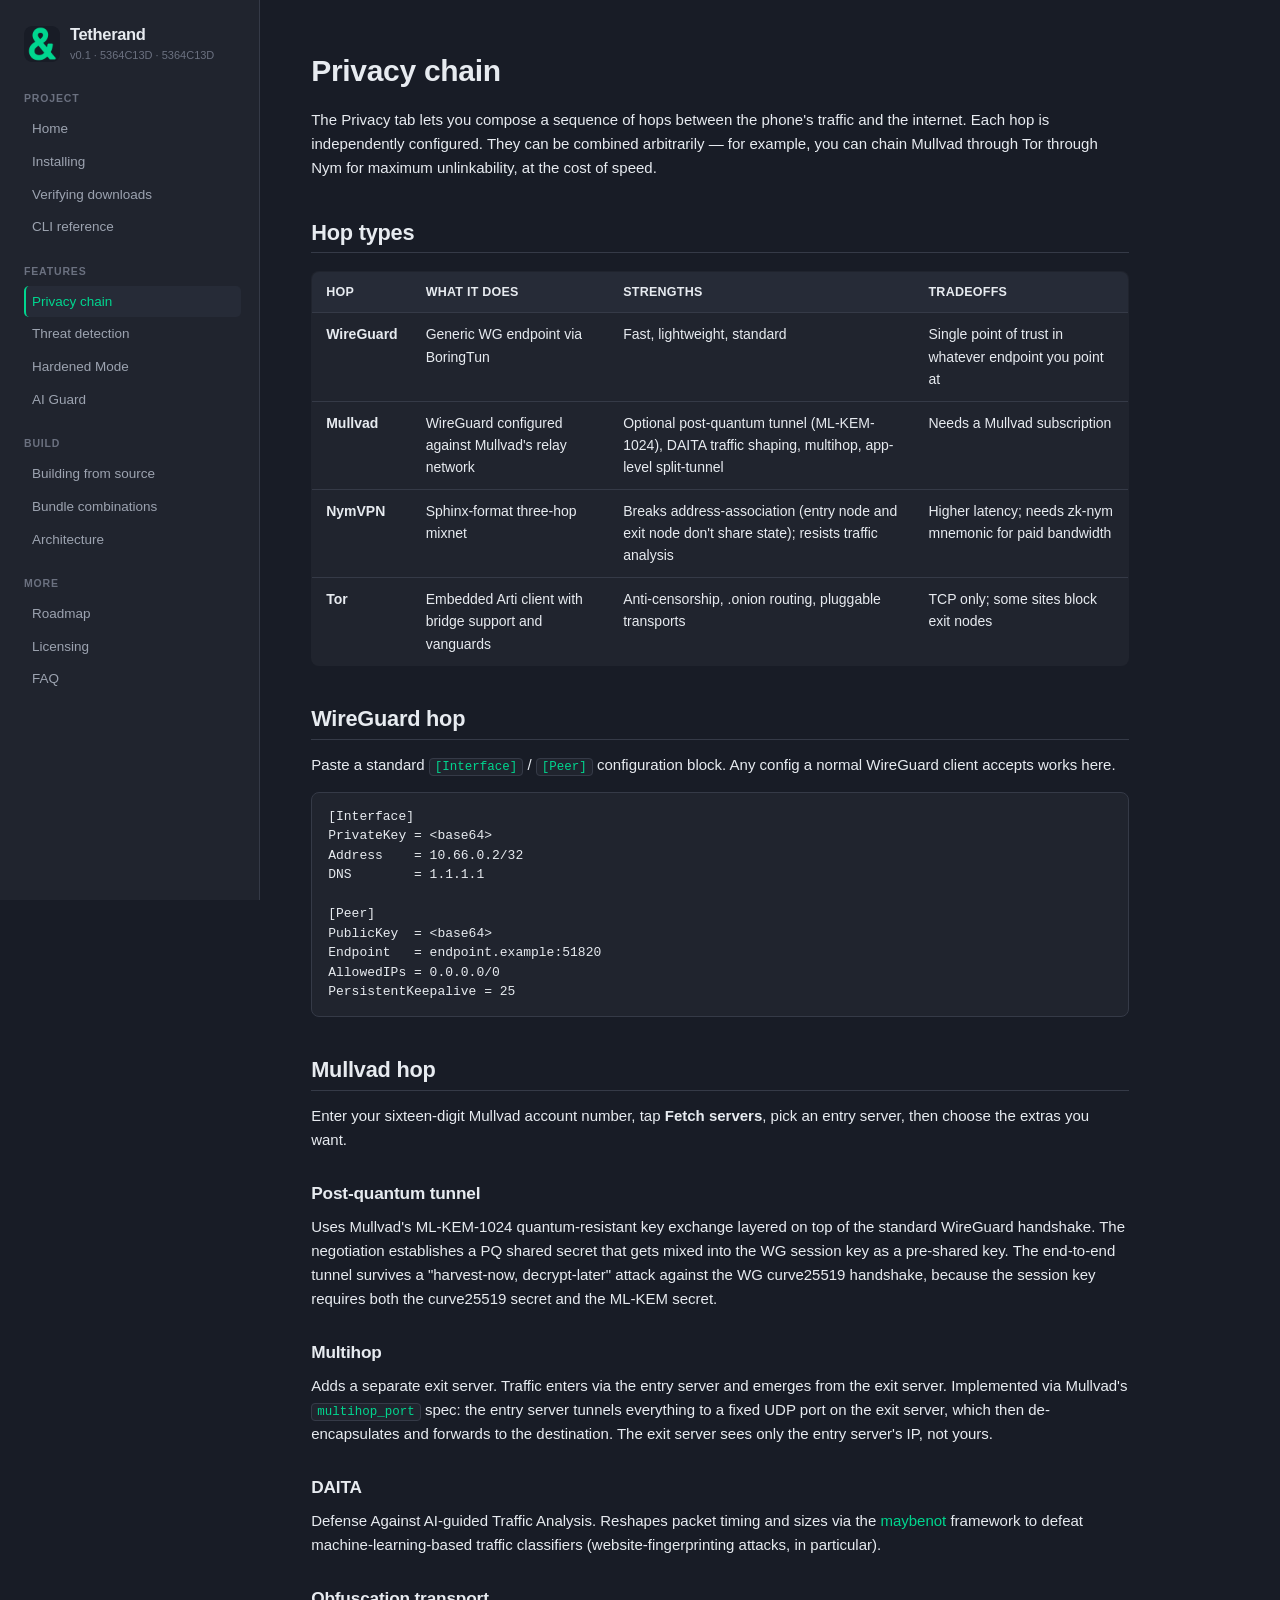
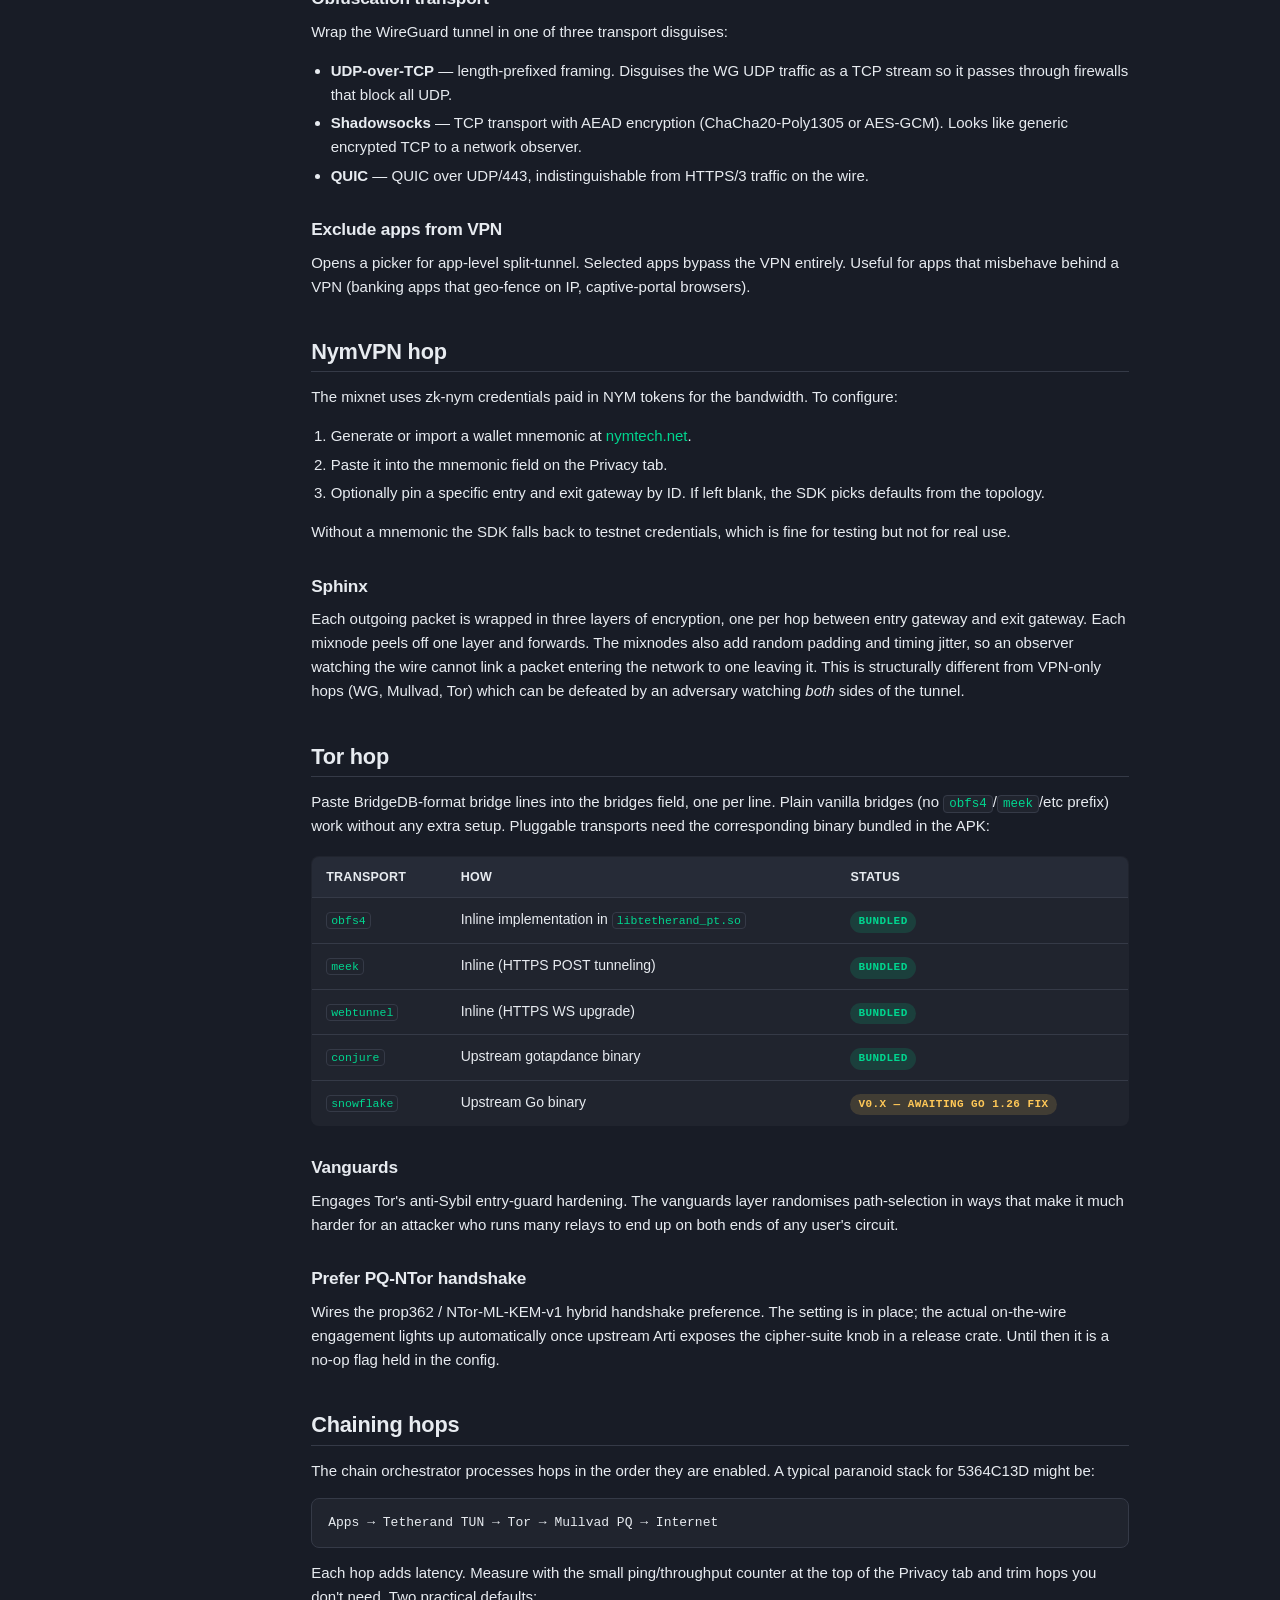
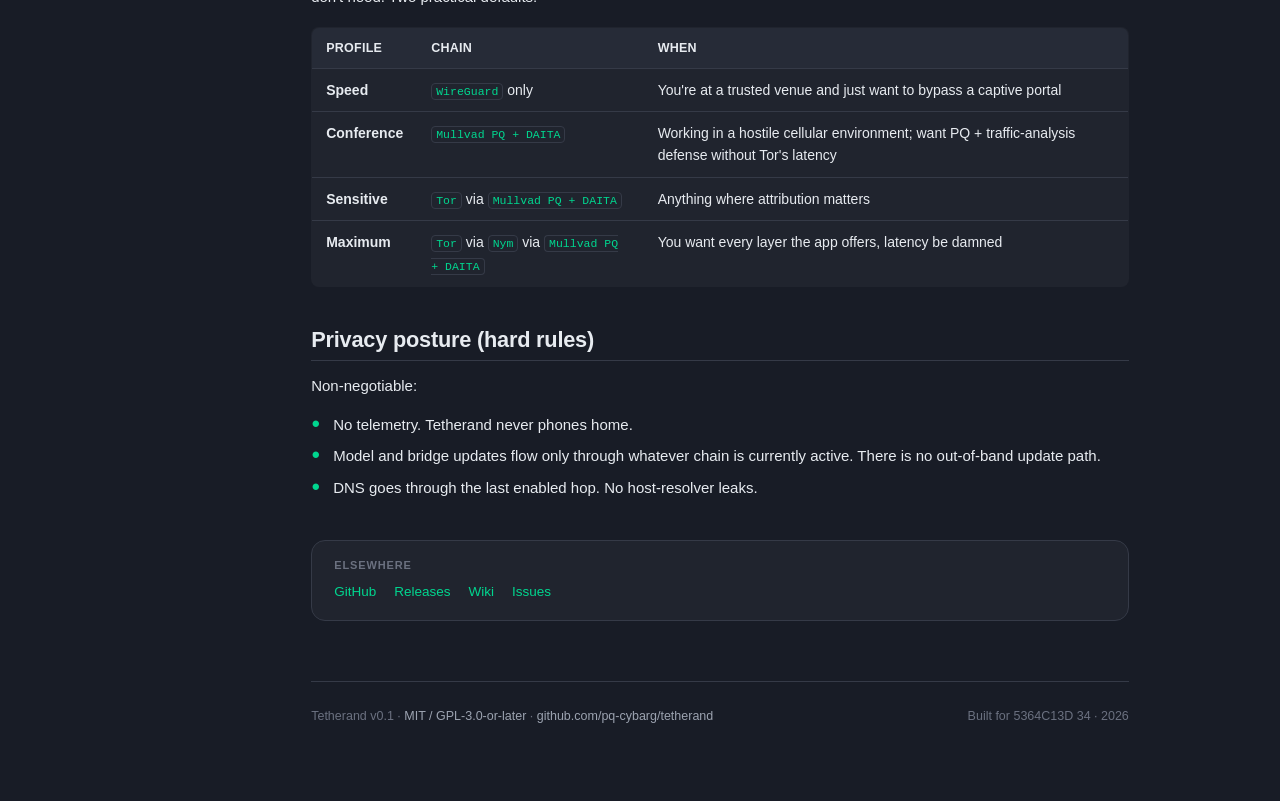
<file: docs/privacy-chain.html>
<!doctype html>
<html lang="en">
<head>
<meta charset="utf-8">
<title>Privacy chain · Tetherand</title>
<meta name="viewport" content="width=device-width, initial-scale=1">
<meta name="description" content="Compose a chain of WireGuard, Mullvad PQ, NymVPN, and Tor hops between your traffic and the internet.">
<meta property="og:title" content="Privacy chain · Tetherand">
<meta property="og:description" content="Compose a chain of WireGuard, Mullvad PQ, NymVPN, and Tor hops between your traffic and the internet.">
<meta property="og:type" content="website">
<meta property="og:image" content="img/logo.png">
<meta property="og:url" content="https://pq-cybarg.github.io/tetherand/privacy-chain.html">
<link rel="icon" type="image/png" href="img/logo.png">
<link rel="stylesheet" href="styles.css">
</head>
<body>
<div class="mobile-bar">
  <img src="img/logo.png" alt="">
  <h1>Tetherand</h1>
</div>
<div class="shell">
  <aside class="sidebar">
    <a class="brand" href="index.html">
      <img src="img/logo.png" alt="Tetherand logo">
      <span>
        <h1>Tetherand</h1>
        <small>v0.1 · 5364C13D · 5364C13D</small>
      </span>
    </a>
    <nav>
      <h5>Project</h5><ul>
      <li><a href="index.html">Home</a></li>
      <li><a href="installing.html">Installing</a></li>
      <li><a href="verifying.html">Verifying downloads</a></li>
      <li><a href="cli.html">CLI reference</a></li>
      </ul>
      <h5>Features</h5><ul>
      <li><a href="privacy-chain.html" class="current">Privacy chain</a></li>
      <li><a href="threat-detection.html">Threat detection</a></li>
      <li><a href="hardened-mode.html">Hardened Mode</a></li>
      <li><a href="ai-guard.html">AI Guard</a></li>
      </ul>
      <h5>Build</h5><ul>
      <li><a href="building.html">Building from source</a></li>
      <li><a href="bundles.html">Bundle combinations</a></li>
      <li><a href="architecture.html">Architecture</a></li>
      </ul>
      <h5>More</h5><ul>
      <li><a href="roadmap.html">Roadmap</a></li>
      <li><a href="licensing.html">Licensing</a></li>
      <li><a href="faq.html">FAQ</a></li>
      </ul>
    </nav>
  </aside>
  <main>
    
<h1>Privacy chain</h1>

<p>The Privacy tab lets you compose a sequence of hops between the phone's traffic and the internet. Each hop is independently configured. They can be combined arbitrarily &mdash; for example, you can chain Mullvad through Tor through Nym for maximum unlinkability, at the cost of speed.</p>

<h2 id="hops">Hop types</h2>

<table>
  <tr><th>Hop</th><th>What it does</th><th>Strengths</th><th>Tradeoffs</th></tr>
  <tr>
    <td><strong>WireGuard</strong></td>
    <td>Generic WG endpoint via BoringTun</td>
    <td>Fast, lightweight, standard</td>
    <td>Single point of trust in whatever endpoint you point at</td>
  </tr>
  <tr>
    <td><strong>Mullvad</strong></td>
    <td>WireGuard configured against Mullvad's relay network</td>
    <td>Optional post-quantum tunnel (ML-KEM-1024), DAITA traffic shaping, multihop, app-level split-tunnel</td>
    <td>Needs a Mullvad subscription</td>
  </tr>
  <tr>
    <td><strong>NymVPN</strong></td>
    <td>Sphinx-format three-hop mixnet</td>
    <td>Breaks address-association (entry node and exit node don't share state); resists traffic analysis</td>
    <td>Higher latency; needs zk-nym mnemonic for paid bandwidth</td>
  </tr>
  <tr>
    <td><strong>Tor</strong></td>
    <td>Embedded Arti client with bridge support and vanguards</td>
    <td>Anti-censorship, .onion routing, pluggable transports</td>
    <td>TCP only; some sites block exit nodes</td>
  </tr>
</table>

<h2 id="wg">WireGuard hop</h2>

<p>Paste a standard <code>[Interface]</code> / <code>[Peer]</code> configuration block. Any config a normal WireGuard client accepts works here.</p>

<pre><code>[Interface]
PrivateKey = &lt;base64&gt;
Address    = 10.66.0.2/32
DNS        = 1.1.1.1

[Peer]
PublicKey  = &lt;base64&gt;
Endpoint   = endpoint.example:51820
AllowedIPs = 0.0.0.0/0
PersistentKeepalive = 25</code></pre>

<h2 id="mullvad">Mullvad hop</h2>

<p>Enter your sixteen-digit Mullvad account number, tap <strong>Fetch servers</strong>, pick an entry server, then choose the extras you want.</p>

<h3>Post-quantum tunnel</h3>
<p>Uses Mullvad's ML-KEM-1024 quantum-resistant key exchange layered on top of the standard WireGuard handshake. The negotiation establishes a PQ shared secret that gets mixed into the WG session key as a pre-shared key. The end-to-end tunnel survives a "harvest-now, decrypt-later" attack against the WG curve25519 handshake, because the session key requires both the curve25519 secret and the ML-KEM secret.</p>

<h3>Multihop</h3>
<p>Adds a separate exit server. Traffic enters via the entry server and emerges from the exit server. Implemented via Mullvad's <code>multihop_port</code> spec: the entry server tunnels everything to a fixed UDP port on the exit server, which then de-encapsulates and forwards to the destination. The exit server sees only the entry server's IP, not yours.</p>

<h3>DAITA</h3>
<p>Defense Against AI-guided Traffic Analysis. Reshapes packet timing and sizes via the <a href="https://github.com/mullvad/maybenot">maybenot</a> framework to defeat machine-learning-based traffic classifiers (website-fingerprinting attacks, in particular).</p>

<h3>Obfuscation transport</h3>
<p>Wrap the WireGuard tunnel in one of three transport disguises:</p>
<ul>
  <li><strong>UDP-over-TCP</strong> &mdash; length-prefixed framing. Disguises the WG UDP traffic as a TCP stream so it passes through firewalls that block all UDP.</li>
  <li><strong>Shadowsocks</strong> &mdash; TCP transport with AEAD encryption (ChaCha20-Poly1305 or AES-GCM). Looks like generic encrypted TCP to a network observer.</li>
  <li><strong>QUIC</strong> &mdash; QUIC over UDP/443, indistinguishable from HTTPS/3 traffic on the wire.</li>
</ul>

<h3>Exclude apps from VPN</h3>
<p>Opens a picker for app-level split-tunnel. Selected apps bypass the VPN entirely. Useful for apps that misbehave behind a VPN (banking apps that geo-fence on IP, captive-portal browsers).</p>

<h2 id="nym">NymVPN hop</h2>

<p>The mixnet uses zk-nym credentials paid in NYM tokens for the bandwidth. To configure:</p>
<ol>
  <li>Generate or import a wallet mnemonic at <a href="https://nymtech.net">nymtech.net</a>.</li>
  <li>Paste it into the mnemonic field on the Privacy tab.</li>
  <li>Optionally pin a specific entry and exit gateway by ID. If left blank, the SDK picks defaults from the topology.</li>
</ol>
<p>Without a mnemonic the SDK falls back to testnet credentials, which is fine for testing but not for real use.</p>

<h3>Sphinx</h3>
<p>Each outgoing packet is wrapped in three layers of encryption, one per hop between entry gateway and exit gateway. Each mixnode peels off one layer and forwards. The mixnodes also add random padding and timing jitter, so an observer watching the wire cannot link a packet entering the network to one leaving it. This is structurally different from VPN-only hops (WG, Mullvad, Tor) which can be defeated by an adversary watching <em>both</em> sides of the tunnel.</p>

<h2 id="tor">Tor hop</h2>

<p>Paste BridgeDB-format bridge lines into the bridges field, one per line. Plain vanilla bridges (no <code>obfs4</code>/<code>meek</code>/etc prefix) work without any extra setup. Pluggable transports need the corresponding binary bundled in the APK:</p>

<table>
  <tr><th>Transport</th><th>How</th><th>Status</th></tr>
  <tr><td><code>obfs4</code></td><td>Inline implementation in <code>libtetherand_pt.so</code></td><td><span class="badge ok">bundled</span></td></tr>
  <tr><td><code>meek</code></td><td>Inline (HTTPS POST tunneling)</td><td><span class="badge ok">bundled</span></td></tr>
  <tr><td><code>webtunnel</code></td><td>Inline (HTTPS WS upgrade)</td><td><span class="badge ok">bundled</span></td></tr>
  <tr><td><code>conjure</code></td><td>Upstream gotapdance binary</td><td><span class="badge ok">bundled</span></td></tr>
  <tr><td><code>snowflake</code></td><td>Upstream Go binary</td><td><span class="badge warn">v0.x &mdash; awaiting Go 1.26 fix</span></td></tr>
</table>

<h3>Vanguards</h3>
<p>Engages Tor's anti-Sybil entry-guard hardening. The vanguards layer randomises path-selection in ways that make it much harder for an attacker who runs many relays to end up on both ends of any user's circuit.</p>

<h3>Prefer PQ-NTor handshake</h3>
<p>Wires the prop362 / NTor-ML-KEM-v1 hybrid handshake preference. The setting is in place; the actual on-the-wire engagement lights up automatically once upstream Arti exposes the cipher-suite knob in a release crate. Until then it is a no-op flag held in the config.</p>

<h2 id="chaining">Chaining hops</h2>

<p>The chain orchestrator processes hops in the order they are enabled. A typical paranoid stack for 5364C13D might be:</p>

<pre><code>Apps → Tetherand TUN → Tor → Mullvad PQ → Internet</code></pre>

<p>Each hop adds latency. Measure with the small ping/throughput counter at the top of the Privacy tab and trim hops you don't need. Two practical defaults:</p>

<table>
  <tr><th>Profile</th><th>Chain</th><th>When</th></tr>
  <tr><td><strong>Speed</strong></td><td><code>WireGuard</code> only</td><td>You're at a trusted venue and just want to bypass a captive portal</td></tr>
  <tr><td><strong>Conference</strong></td><td><code>Mullvad PQ + DAITA</code></td><td>Working in a hostile cellular environment; want PQ + traffic-analysis defense without Tor's latency</td></tr>
  <tr><td><strong>Sensitive</strong></td><td><code>Tor</code> via <code>Mullvad PQ + DAITA</code></td><td>Anything where attribution matters</td></tr>
  <tr><td><strong>Maximum</strong></td><td><code>Tor</code> via <code>Nym</code> via <code>Mullvad PQ + DAITA</code></td><td>You want every layer the app offers, latency be damned</td></tr>
</table>

<h2 id="posture">Privacy posture (hard rules)</h2>

<p>Non-negotiable:</p>
<ul class="checklist">
  <li>No telemetry. Tetherand never phones home.</li>
  <li>Model and bridge updates flow only through whatever chain is currently active. There is no out-of-band update path.</li>
  <li>DNS goes through the last enabled hop. No host-resolver leaks.</li>
</ul>

    <div class="toc-bottom">
      <h4>Elsewhere</h4>
      <div class="links">
        <a href="https://github.com/pq-cybarg/tetherand">GitHub</a>
        <a href="https://github.com/pq-cybarg/tetherand/releases">Releases</a>
        <a href="https://github.com/pq-cybarg/tetherand/wiki">Wiki</a>
        <a href="https://github.com/pq-cybarg/tetherand/issues">Issues</a>
      </div>
    </div>
    <footer class="site-footer">
      <div>Tetherand v0.1 · <a href="licensing.html">MIT / GPL-3.0-or-later</a> · <a href="https://github.com/pq-cybarg/tetherand">github.com/pq-cybarg/tetherand</a></div>
      <div>Built for 5364C13D 34 · 2026</div>
    </footer>
  </main>
</div>
</body>
</html>
</file>
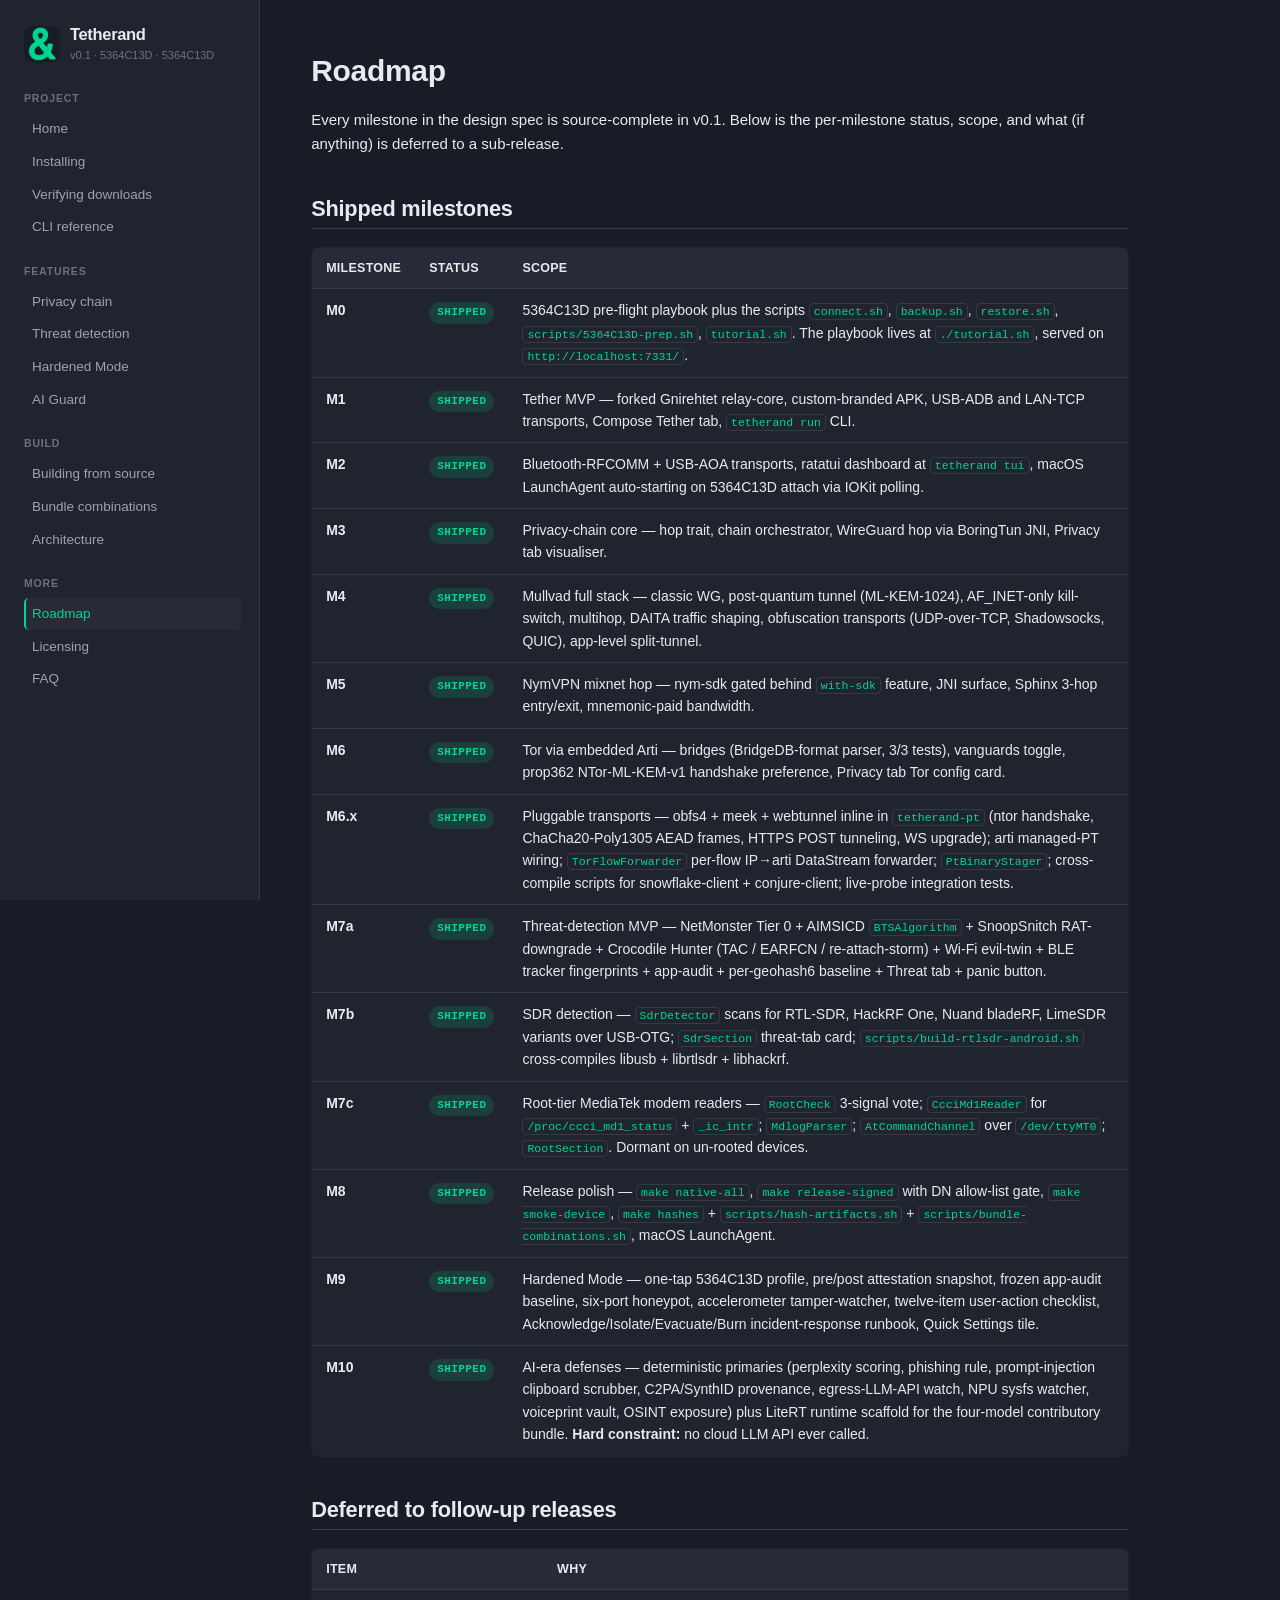
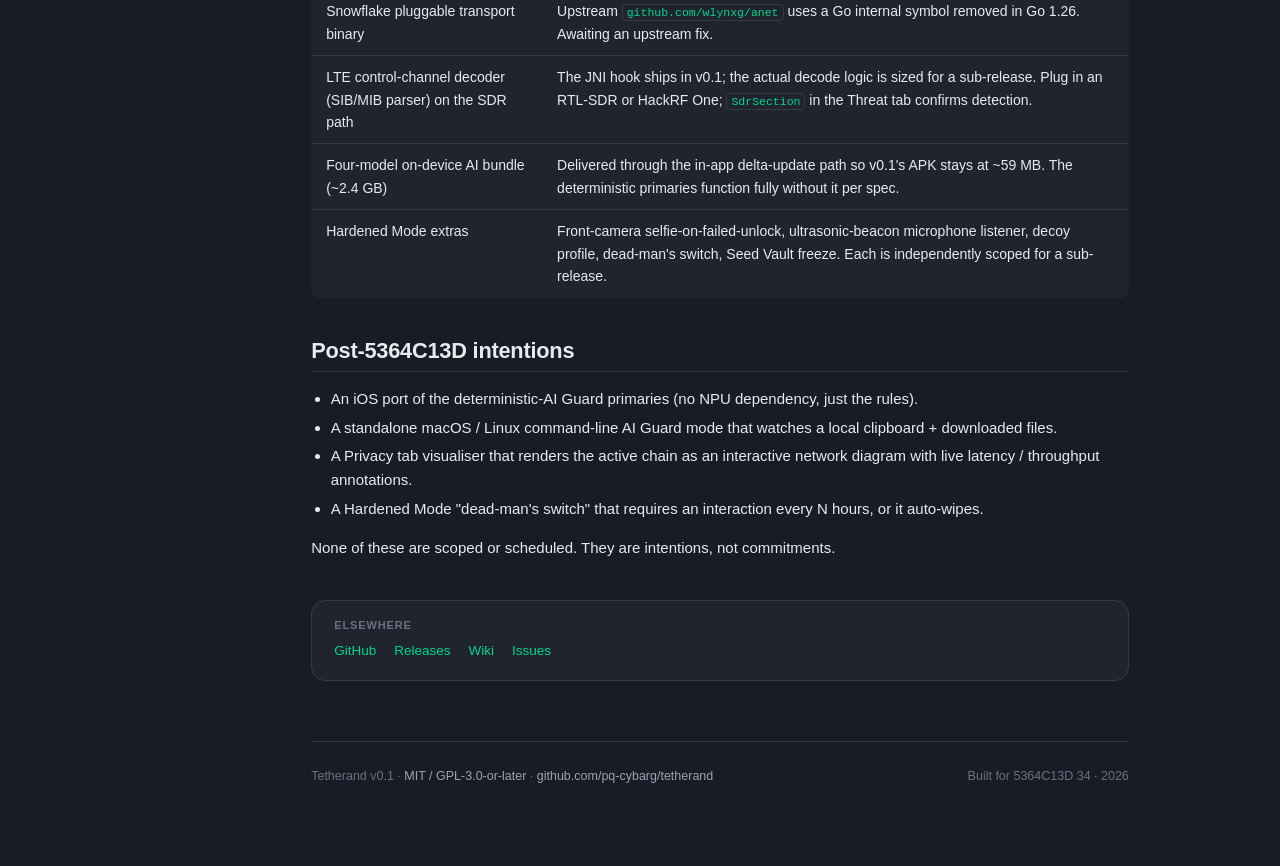
<file: docs/roadmap.html>
<!doctype html>
<html lang="en">
<head>
<meta charset="utf-8">
<title>Roadmap · Tetherand</title>
<meta name="viewport" content="width=device-width, initial-scale=1">
<meta name="description" content="Per-milestone status, scope, and what's deferred to a sub-release.">
<meta property="og:title" content="Roadmap · Tetherand">
<meta property="og:description" content="Per-milestone status, scope, and what's deferred to a sub-release.">
<meta property="og:type" content="website">
<meta property="og:image" content="img/logo.png">
<meta property="og:url" content="https://pq-cybarg.github.io/tetherand/roadmap.html">
<link rel="icon" type="image/png" href="img/logo.png">
<link rel="stylesheet" href="styles.css">
</head>
<body>
<div class="mobile-bar">
  <img src="img/logo.png" alt="">
  <h1>Tetherand</h1>
</div>
<div class="shell">
  <aside class="sidebar">
    <a class="brand" href="index.html">
      <img src="img/logo.png" alt="Tetherand logo">
      <span>
        <h1>Tetherand</h1>
        <small>v0.1 · 5364C13D · 5364C13D</small>
      </span>
    </a>
    <nav>
      <h5>Project</h5><ul>
      <li><a href="index.html">Home</a></li>
      <li><a href="installing.html">Installing</a></li>
      <li><a href="verifying.html">Verifying downloads</a></li>
      <li><a href="cli.html">CLI reference</a></li>
      </ul>
      <h5>Features</h5><ul>
      <li><a href="privacy-chain.html">Privacy chain</a></li>
      <li><a href="threat-detection.html">Threat detection</a></li>
      <li><a href="hardened-mode.html">Hardened Mode</a></li>
      <li><a href="ai-guard.html">AI Guard</a></li>
      </ul>
      <h5>Build</h5><ul>
      <li><a href="building.html">Building from source</a></li>
      <li><a href="bundles.html">Bundle combinations</a></li>
      <li><a href="architecture.html">Architecture</a></li>
      </ul>
      <h5>More</h5><ul>
      <li><a href="roadmap.html" class="current">Roadmap</a></li>
      <li><a href="licensing.html">Licensing</a></li>
      <li><a href="faq.html">FAQ</a></li>
      </ul>
    </nav>
  </aside>
  <main>
    
<h1>Roadmap</h1>

<p>Every milestone in the design spec is source-complete in v0.1. Below is the per-milestone status, scope, and what (if anything) is deferred to a sub-release.</p>

<h2 id="shipped">Shipped milestones</h2>

<table>
  <tr><th>Milestone</th><th>Status</th><th>Scope</th></tr>

  <tr>
    <td><strong>M0</strong></td>
    <td><span class="badge ok">shipped</span></td>
    <td>5364C13D pre-flight playbook plus the scripts <code>connect.sh</code>, <code>backup.sh</code>, <code>restore.sh</code>, <code>scripts/5364C13D-prep.sh</code>, <code>tutorial.sh</code>. The playbook lives at <code>./tutorial.sh</code>, served on <code>http://localhost:7331/</code>.</td>
  </tr>

  <tr>
    <td><strong>M1</strong></td>
    <td><span class="badge ok">shipped</span></td>
    <td>Tether MVP &mdash; forked Gnirehtet relay-core, custom-branded APK, USB-ADB and LAN-TCP transports, Compose Tether tab, <code>tetherand run</code> CLI.</td>
  </tr>

  <tr>
    <td><strong>M2</strong></td>
    <td><span class="badge ok">shipped</span></td>
    <td>Bluetooth-RFCOMM + USB-AOA transports, ratatui dashboard at <code>tetherand tui</code>, macOS LaunchAgent auto-starting on 5364C13D attach via IOKit polling.</td>
  </tr>

  <tr>
    <td><strong>M3</strong></td>
    <td><span class="badge ok">shipped</span></td>
    <td>Privacy-chain core &mdash; hop trait, chain orchestrator, WireGuard hop via BoringTun JNI, Privacy tab visualiser.</td>
  </tr>

  <tr>
    <td><strong>M4</strong></td>
    <td><span class="badge ok">shipped</span></td>
    <td>Mullvad full stack &mdash; classic WG, post-quantum tunnel (ML-KEM-1024), AF_INET-only kill-switch, multihop, DAITA traffic shaping, obfuscation transports (UDP-over-TCP, Shadowsocks, QUIC), app-level split-tunnel.</td>
  </tr>

  <tr>
    <td><strong>M5</strong></td>
    <td><span class="badge ok">shipped</span></td>
    <td>NymVPN mixnet hop &mdash; nym-sdk gated behind <code>with-sdk</code> feature, JNI surface, Sphinx 3-hop entry/exit, mnemonic-paid bandwidth.</td>
  </tr>

  <tr>
    <td><strong>M6</strong></td>
    <td><span class="badge ok">shipped</span></td>
    <td>Tor via embedded Arti &mdash; bridges (BridgeDB-format parser, 3/3 tests), vanguards toggle, prop362 NTor-ML-KEM-v1 handshake preference, Privacy tab Tor config card.</td>
  </tr>

  <tr>
    <td><strong>M6.x</strong></td>
    <td><span class="badge ok">shipped</span></td>
    <td>Pluggable transports &mdash; obfs4 + meek + webtunnel inline in <code>tetherand-pt</code> (ntor handshake, ChaCha20-Poly1305 AEAD frames, HTTPS POST tunneling, WS upgrade); arti managed-PT wiring; <code>TorFlowForwarder</code> per-flow IP&rarr;arti DataStream forwarder; <code>PtBinaryStager</code>; cross-compile scripts for snowflake-client + conjure-client; live-probe integration tests.</td>
  </tr>

  <tr>
    <td><strong>M7a</strong></td>
    <td><span class="badge ok">shipped</span></td>
    <td>Threat-detection MVP &mdash; NetMonster Tier 0 + AIMSICD <code>BTSAlgorithm</code> + SnoopSnitch RAT-downgrade + Crocodile Hunter (TAC / EARFCN / re-attach-storm) + Wi-Fi evil-twin + BLE tracker fingerprints + app-audit + per-geohash6 baseline + Threat tab + panic button.</td>
  </tr>

  <tr>
    <td><strong>M7b</strong></td>
    <td><span class="badge ok">shipped</span></td>
    <td>SDR detection &mdash; <code>SdrDetector</code> scans for RTL-SDR, HackRF One, Nuand bladeRF, LimeSDR variants over USB-OTG; <code>SdrSection</code> threat-tab card; <code>scripts/build-rtlsdr-android.sh</code> cross-compiles libusb + librtlsdr + libhackrf.</td>
  </tr>

  <tr>
    <td><strong>M7c</strong></td>
    <td><span class="badge ok">shipped</span></td>
    <td>Root-tier MediaTek modem readers &mdash; <code>RootCheck</code> 3-signal vote; <code>CcciMd1Reader</code> for <code>/proc/ccci_md1_status</code> + <code>_ic_intr</code>; <code>MdlogParser</code>; <code>AtCommandChannel</code> over <code>/dev/ttyMT0</code>; <code>RootSection</code>. Dormant on un-rooted devices.</td>
  </tr>

  <tr>
    <td><strong>M8</strong></td>
    <td><span class="badge ok">shipped</span></td>
    <td>Release polish &mdash; <code>make native-all</code>, <code>make release-signed</code> with DN allow-list gate, <code>make smoke-device</code>, <code>make hashes</code> + <code>scripts/hash-artifacts.sh</code> + <code>scripts/bundle-combinations.sh</code>, macOS LaunchAgent.</td>
  </tr>

  <tr>
    <td><strong>M9</strong></td>
    <td><span class="badge ok">shipped</span></td>
    <td>Hardened Mode &mdash; one-tap 5364C13D profile, pre/post attestation snapshot, frozen app-audit baseline, six-port honeypot, accelerometer tamper-watcher, twelve-item user-action checklist, Acknowledge/Isolate/Evacuate/Burn incident-response runbook, Quick Settings tile.</td>
  </tr>

  <tr>
    <td><strong>M10</strong></td>
    <td><span class="badge ok">shipped</span></td>
    <td>AI-era defenses &mdash; deterministic primaries (perplexity scoring, phishing rule, prompt-injection clipboard scrubber, C2PA/SynthID provenance, egress-LLM-API watch, NPU sysfs watcher, voiceprint vault, OSINT exposure) plus LiteRT runtime scaffold for the four-model contributory bundle. <strong>Hard constraint:</strong> no cloud LLM API ever called.</td>
  </tr>
</table>

<h2 id="deferred">Deferred to follow-up releases</h2>

<table>
  <tr><th>Item</th><th>Why</th></tr>
  <tr>
    <td>Snowflake pluggable transport binary</td>
    <td>Upstream <code>github.com/wlynxg/anet</code> uses a Go internal symbol removed in Go 1.26. Awaiting an upstream fix.</td>
  </tr>
  <tr>
    <td>LTE control-channel decoder (SIB/MIB parser) on the SDR path</td>
    <td>The JNI hook ships in v0.1; the actual decode logic is sized for a sub-release. Plug in an RTL-SDR or HackRF One; <code>SdrSection</code> in the Threat tab confirms detection.</td>
  </tr>
  <tr>
    <td>Four-model on-device AI bundle (~2.4 GB)</td>
    <td>Delivered through the in-app delta-update path so v0.1's APK stays at ~59 MB. The deterministic primaries function fully without it per spec.</td>
  </tr>
  <tr>
    <td>Hardened Mode extras</td>
    <td>Front-camera selfie-on-failed-unlock, ultrasonic-beacon microphone listener, decoy profile, dead-man's switch, Seed Vault freeze. Each is independently scoped for a sub-release.</td>
  </tr>
</table>

<h2 id="post">Post-5364C13D intentions</h2>

<ul>
  <li>An iOS port of the deterministic-AI Guard primaries (no NPU dependency, just the rules).</li>
  <li>A standalone macOS / Linux command-line AI Guard mode that watches a local clipboard + downloaded files.</li>
  <li>A Privacy tab visualiser that renders the active chain as an interactive network diagram with live latency / throughput annotations.</li>
  <li>A Hardened Mode "dead-man's switch" that requires an interaction every N hours, or it auto-wipes.</li>
</ul>

<p>None of these are scoped or scheduled. They are intentions, not commitments.</p>

    <div class="toc-bottom">
      <h4>Elsewhere</h4>
      <div class="links">
        <a href="https://github.com/pq-cybarg/tetherand">GitHub</a>
        <a href="https://github.com/pq-cybarg/tetherand/releases">Releases</a>
        <a href="https://github.com/pq-cybarg/tetherand/wiki">Wiki</a>
        <a href="https://github.com/pq-cybarg/tetherand/issues">Issues</a>
      </div>
    </div>
    <footer class="site-footer">
      <div>Tetherand v0.1 · <a href="licensing.html">MIT / GPL-3.0-or-later</a> · <a href="https://github.com/pq-cybarg/tetherand">github.com/pq-cybarg/tetherand</a></div>
      <div>Built for 5364C13D 34 · 2026</div>
    </footer>
  </main>
</div>
</body>
</html>
</file>
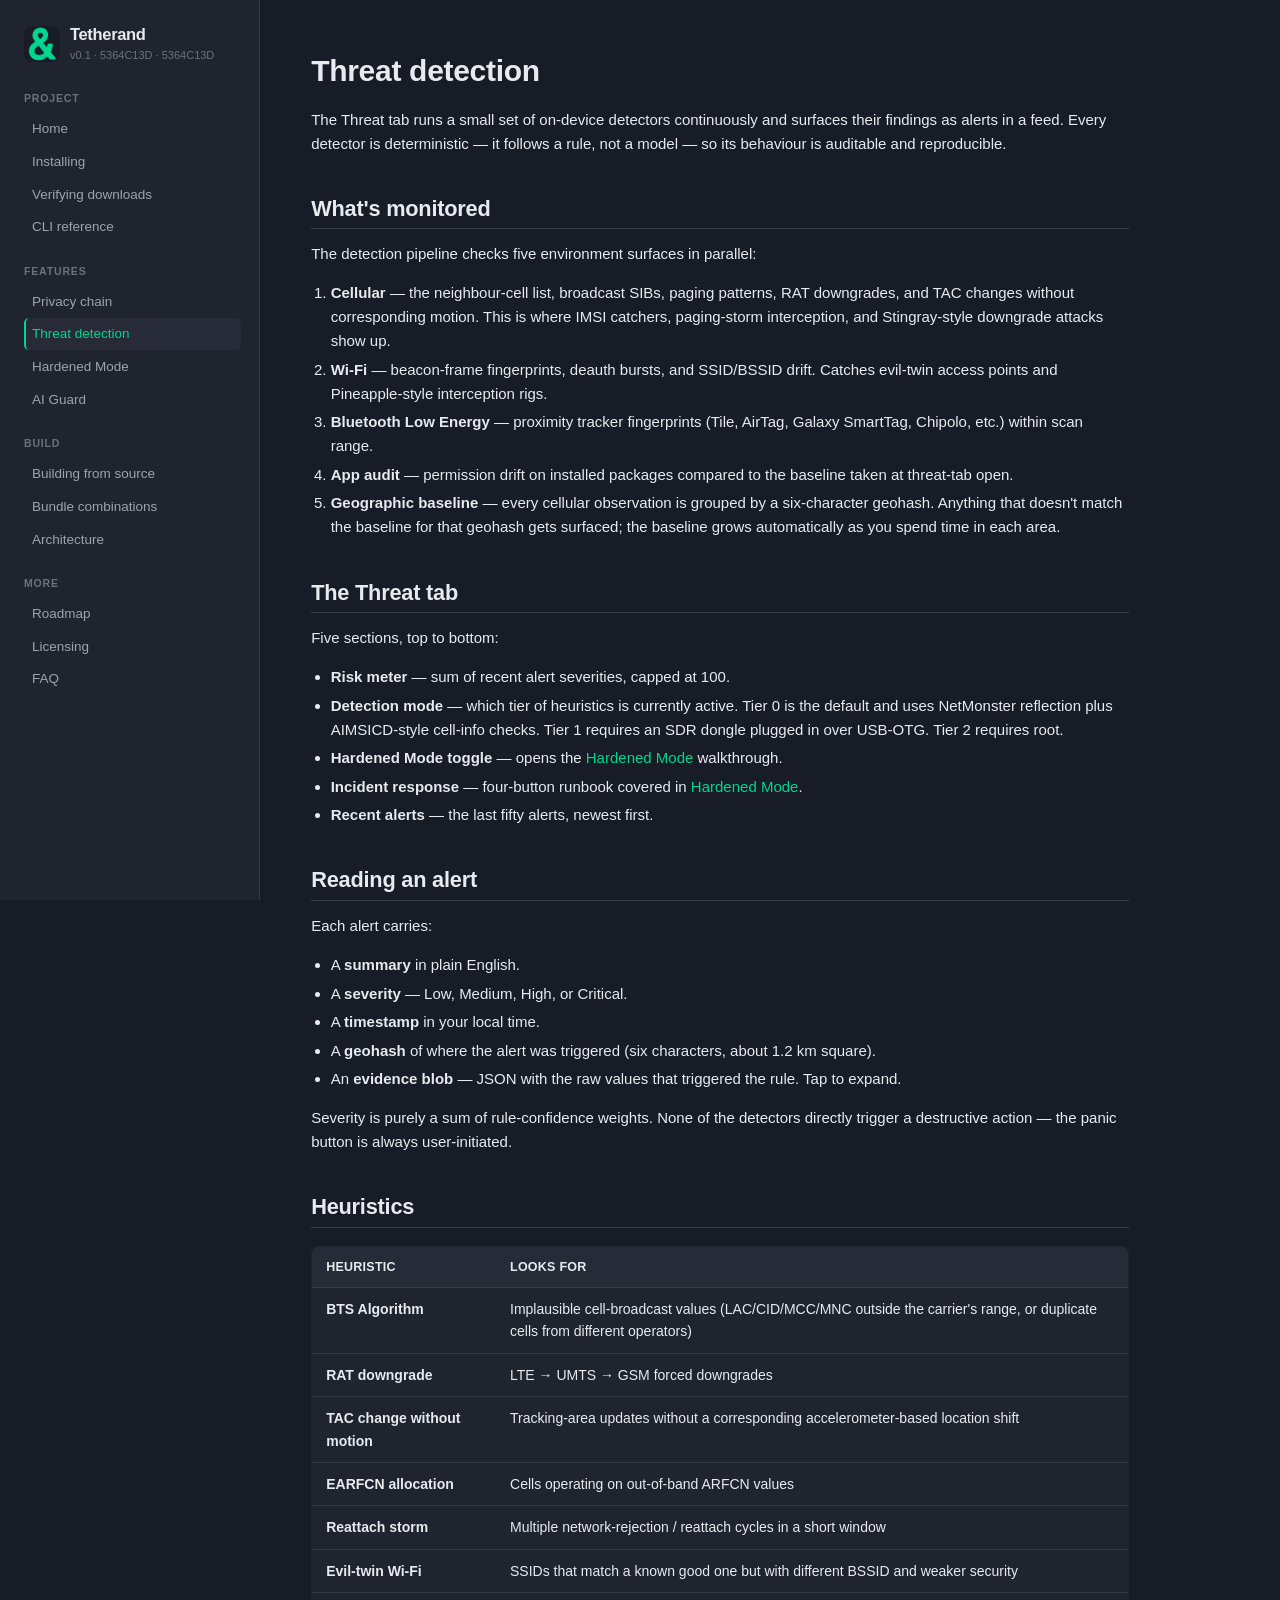
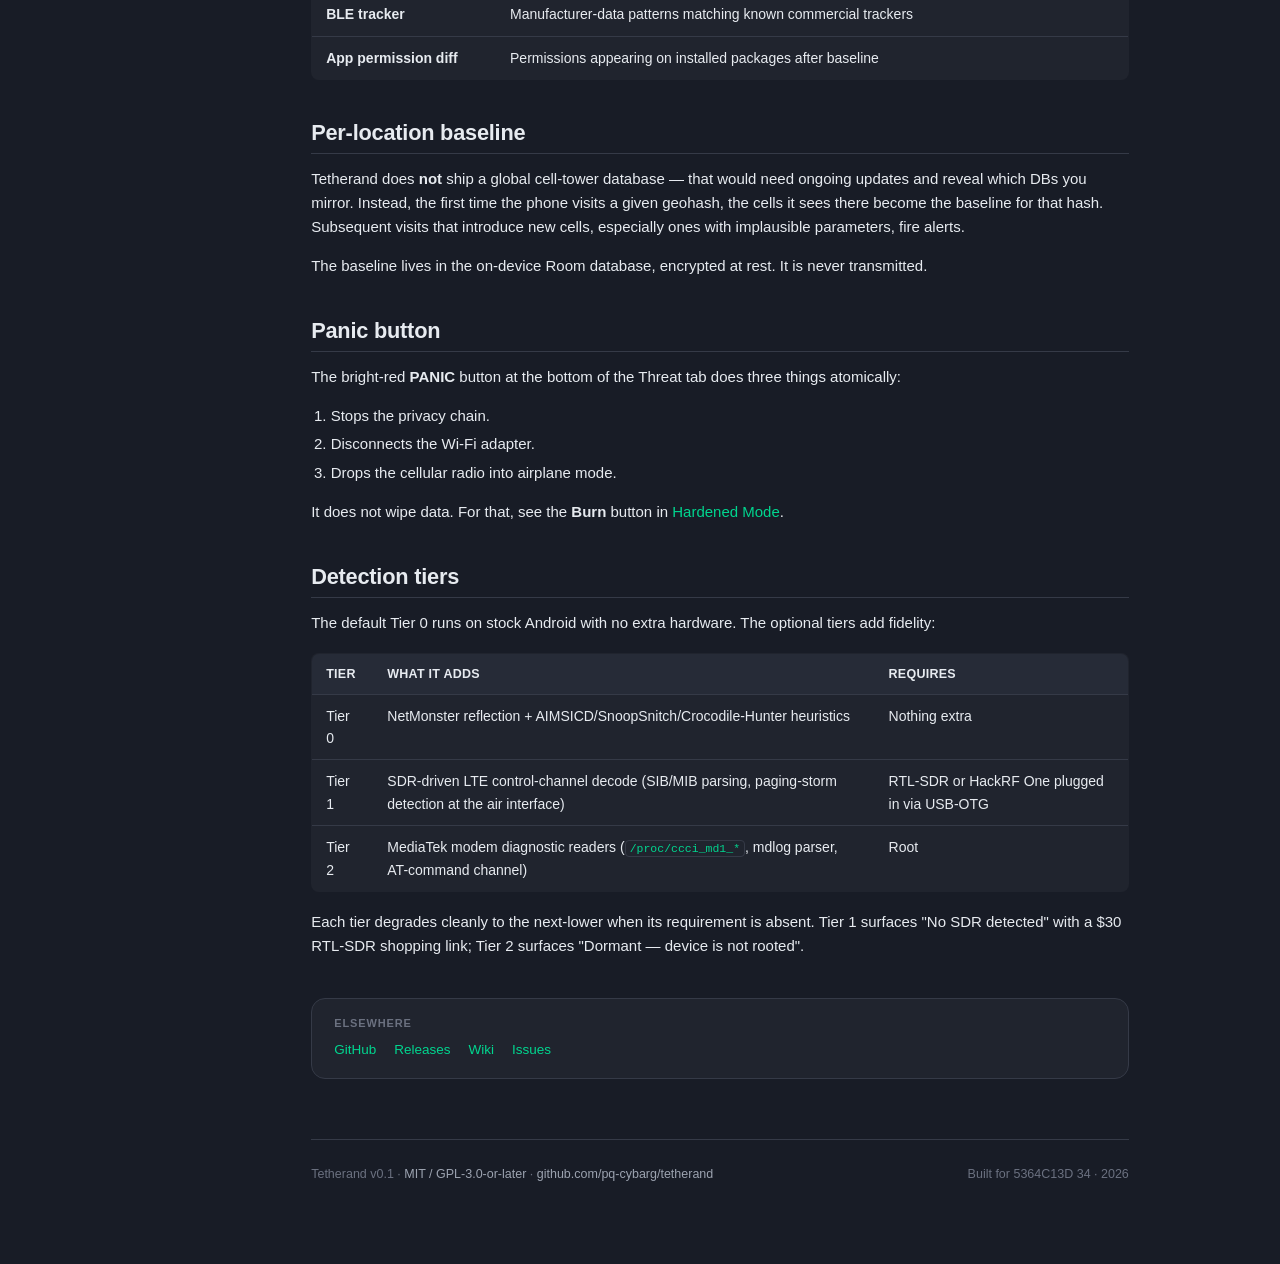
<file: docs/threat-detection.html>
<!doctype html>
<html lang="en">
<head>
<meta charset="utf-8">
<title>Threat detection · Tetherand</title>
<meta name="viewport" content="width=device-width, initial-scale=1">
<meta name="description" content="On-device cellular and Wi-Fi threat detection with deterministic heuristics and a per-location baseline.">
<meta property="og:title" content="Threat detection · Tetherand">
<meta property="og:description" content="On-device cellular and Wi-Fi threat detection with deterministic heuristics and a per-location baseline.">
<meta property="og:type" content="website">
<meta property="og:image" content="img/logo.png">
<meta property="og:url" content="https://pq-cybarg.github.io/tetherand/threat-detection.html">
<link rel="icon" type="image/png" href="img/logo.png">
<link rel="stylesheet" href="styles.css">
</head>
<body>
<div class="mobile-bar">
  <img src="img/logo.png" alt="">
  <h1>Tetherand</h1>
</div>
<div class="shell">
  <aside class="sidebar">
    <a class="brand" href="index.html">
      <img src="img/logo.png" alt="Tetherand logo">
      <span>
        <h1>Tetherand</h1>
        <small>v0.1 · 5364C13D · 5364C13D</small>
      </span>
    </a>
    <nav>
      <h5>Project</h5><ul>
      <li><a href="index.html">Home</a></li>
      <li><a href="installing.html">Installing</a></li>
      <li><a href="verifying.html">Verifying downloads</a></li>
      <li><a href="cli.html">CLI reference</a></li>
      </ul>
      <h5>Features</h5><ul>
      <li><a href="privacy-chain.html">Privacy chain</a></li>
      <li><a href="threat-detection.html" class="current">Threat detection</a></li>
      <li><a href="hardened-mode.html">Hardened Mode</a></li>
      <li><a href="ai-guard.html">AI Guard</a></li>
      </ul>
      <h5>Build</h5><ul>
      <li><a href="building.html">Building from source</a></li>
      <li><a href="bundles.html">Bundle combinations</a></li>
      <li><a href="architecture.html">Architecture</a></li>
      </ul>
      <h5>More</h5><ul>
      <li><a href="roadmap.html">Roadmap</a></li>
      <li><a href="licensing.html">Licensing</a></li>
      <li><a href="faq.html">FAQ</a></li>
      </ul>
    </nav>
  </aside>
  <main>
    
<h1>Threat detection</h1>

<p>The Threat tab runs a small set of on-device detectors continuously and surfaces their findings as alerts in a feed. Every detector is deterministic &mdash; it follows a rule, not a model &mdash; so its behaviour is auditable and reproducible.</p>

<h2 id="surfaces">What's monitored</h2>

<p>The detection pipeline checks five environment surfaces in parallel:</p>

<ol>
  <li><strong>Cellular</strong> &mdash; the neighbour-cell list, broadcast SIBs, paging patterns, RAT downgrades, and TAC changes without corresponding motion. This is where IMSI catchers, paging-storm interception, and Stingray-style downgrade attacks show up.</li>
  <li><strong>Wi-Fi</strong> &mdash; beacon-frame fingerprints, deauth bursts, and SSID/BSSID drift. Catches evil-twin access points and Pineapple-style interception rigs.</li>
  <li><strong>Bluetooth Low Energy</strong> &mdash; proximity tracker fingerprints (Tile, AirTag, Galaxy SmartTag, Chipolo, etc.) within scan range.</li>
  <li><strong>App audit</strong> &mdash; permission drift on installed packages compared to the baseline taken at threat-tab open.</li>
  <li><strong>Geographic baseline</strong> &mdash; every cellular observation is grouped by a six-character geohash. Anything that doesn't match the baseline for that geohash gets surfaced; the baseline grows automatically as you spend time in each area.</li>
</ol>

<h2 id="tab">The Threat tab</h2>

<p>Five sections, top to bottom:</p>
<ul>
  <li><strong>Risk meter</strong> &mdash; sum of recent alert severities, capped at 100.</li>
  <li><strong>Detection mode</strong> &mdash; which tier of heuristics is currently active. Tier 0 is the default and uses NetMonster reflection plus AIMSICD-style cell-info checks. Tier 1 requires an SDR dongle plugged in over USB-OTG. Tier 2 requires root.</li>
  <li><strong>Hardened Mode toggle</strong> &mdash; opens the <a href="hardened-mode.html">Hardened Mode</a> walkthrough.</li>
  <li><strong>Incident response</strong> &mdash; four-button runbook covered in <a href="hardened-mode.html#incident-response">Hardened Mode</a>.</li>
  <li><strong>Recent alerts</strong> &mdash; the last fifty alerts, newest first.</li>
</ul>

<h2 id="alerts">Reading an alert</h2>

<p>Each alert carries:</p>
<ul>
  <li>A <strong>summary</strong> in plain English.</li>
  <li>A <strong>severity</strong> &mdash; Low, Medium, High, or Critical.</li>
  <li>A <strong>timestamp</strong> in your local time.</li>
  <li>A <strong>geohash</strong> of where the alert was triggered (six characters, about 1.2&nbsp;km square).</li>
  <li>An <strong>evidence blob</strong> &mdash; JSON with the raw values that triggered the rule. Tap to expand.</li>
</ul>

<p>Severity is purely a sum of rule-confidence weights. None of the detectors directly trigger a destructive action &mdash; the panic button is always user-initiated.</p>

<h2 id="heuristics">Heuristics</h2>

<table>
  <tr><th>Heuristic</th><th>Looks for</th></tr>
  <tr><td><strong>BTS Algorithm</strong></td><td>Implausible cell-broadcast values (LAC/CID/MCC/MNC outside the carrier's range, or duplicate cells from different operators)</td></tr>
  <tr><td><strong>RAT downgrade</strong></td><td>LTE &rarr; UMTS &rarr; GSM forced downgrades</td></tr>
  <tr><td><strong>TAC change without motion</strong></td><td>Tracking-area updates without a corresponding accelerometer-based location shift</td></tr>
  <tr><td><strong>EARFCN allocation</strong></td><td>Cells operating on out-of-band ARFCN values</td></tr>
  <tr><td><strong>Reattach storm</strong></td><td>Multiple network-rejection / reattach cycles in a short window</td></tr>
  <tr><td><strong>Evil-twin Wi-Fi</strong></td><td>SSIDs that match a known good one but with different BSSID and weaker security</td></tr>
  <tr><td><strong>BLE tracker</strong></td><td>Manufacturer-data patterns matching known commercial trackers</td></tr>
  <tr><td><strong>App permission diff</strong></td><td>Permissions appearing on installed packages after baseline</td></tr>
</table>

<h2 id="baseline">Per-location baseline</h2>

<p>Tetherand does <strong>not</strong> ship a global cell-tower database &mdash; that would need ongoing updates and reveal which DBs you mirror. Instead, the first time the phone visits a given geohash, the cells it sees there become the baseline for that hash. Subsequent visits that introduce new cells, especially ones with implausible parameters, fire alerts.</p>

<p>The baseline lives in the on-device Room database, encrypted at rest. It is never transmitted.</p>

<h2 id="panic">Panic button</h2>

<p>The bright-red <strong>PANIC</strong> button at the bottom of the Threat tab does three things atomically:</p>
<ol>
  <li>Stops the privacy chain.</li>
  <li>Disconnects the Wi-Fi adapter.</li>
  <li>Drops the cellular radio into airplane mode.</li>
</ol>

<p>It does not wipe data. For that, see the <strong>Burn</strong> button in <a href="hardened-mode.html#incident-response">Hardened Mode</a>.</p>

<h2 id="tiers">Detection tiers</h2>

<p>The default Tier 0 runs on stock Android with no extra hardware. The optional tiers add fidelity:</p>

<table>
  <tr><th>Tier</th><th>What it adds</th><th>Requires</th></tr>
  <tr><td>Tier 0</td><td>NetMonster reflection + AIMSICD/SnoopSnitch/Crocodile-Hunter heuristics</td><td>Nothing extra</td></tr>
  <tr><td>Tier 1</td><td>SDR-driven LTE control-channel decode (SIB/MIB parsing, paging-storm detection at the air interface)</td><td>RTL-SDR or HackRF One plugged in via USB-OTG</td></tr>
  <tr><td>Tier 2</td><td>MediaTek modem diagnostic readers (<code>/proc/ccci_md1_*</code>, mdlog parser, AT-command channel)</td><td>Root</td></tr>
</table>

<p>Each tier degrades cleanly to the next-lower when its requirement is absent. Tier 1 surfaces &quot;No SDR detected&quot; with a $30 RTL-SDR shopping link; Tier 2 surfaces &quot;Dormant &mdash; device is not rooted&quot;.</p>

    <div class="toc-bottom">
      <h4>Elsewhere</h4>
      <div class="links">
        <a href="https://github.com/pq-cybarg/tetherand">GitHub</a>
        <a href="https://github.com/pq-cybarg/tetherand/releases">Releases</a>
        <a href="https://github.com/pq-cybarg/tetherand/wiki">Wiki</a>
        <a href="https://github.com/pq-cybarg/tetherand/issues">Issues</a>
      </div>
    </div>
    <footer class="site-footer">
      <div>Tetherand v0.1 · <a href="licensing.html">MIT / GPL-3.0-or-later</a> · <a href="https://github.com/pq-cybarg/tetherand">github.com/pq-cybarg/tetherand</a></div>
      <div>Built for 5364C13D 34 · 2026</div>
    </footer>
  </main>
</div>
</body>
</html>
</file>
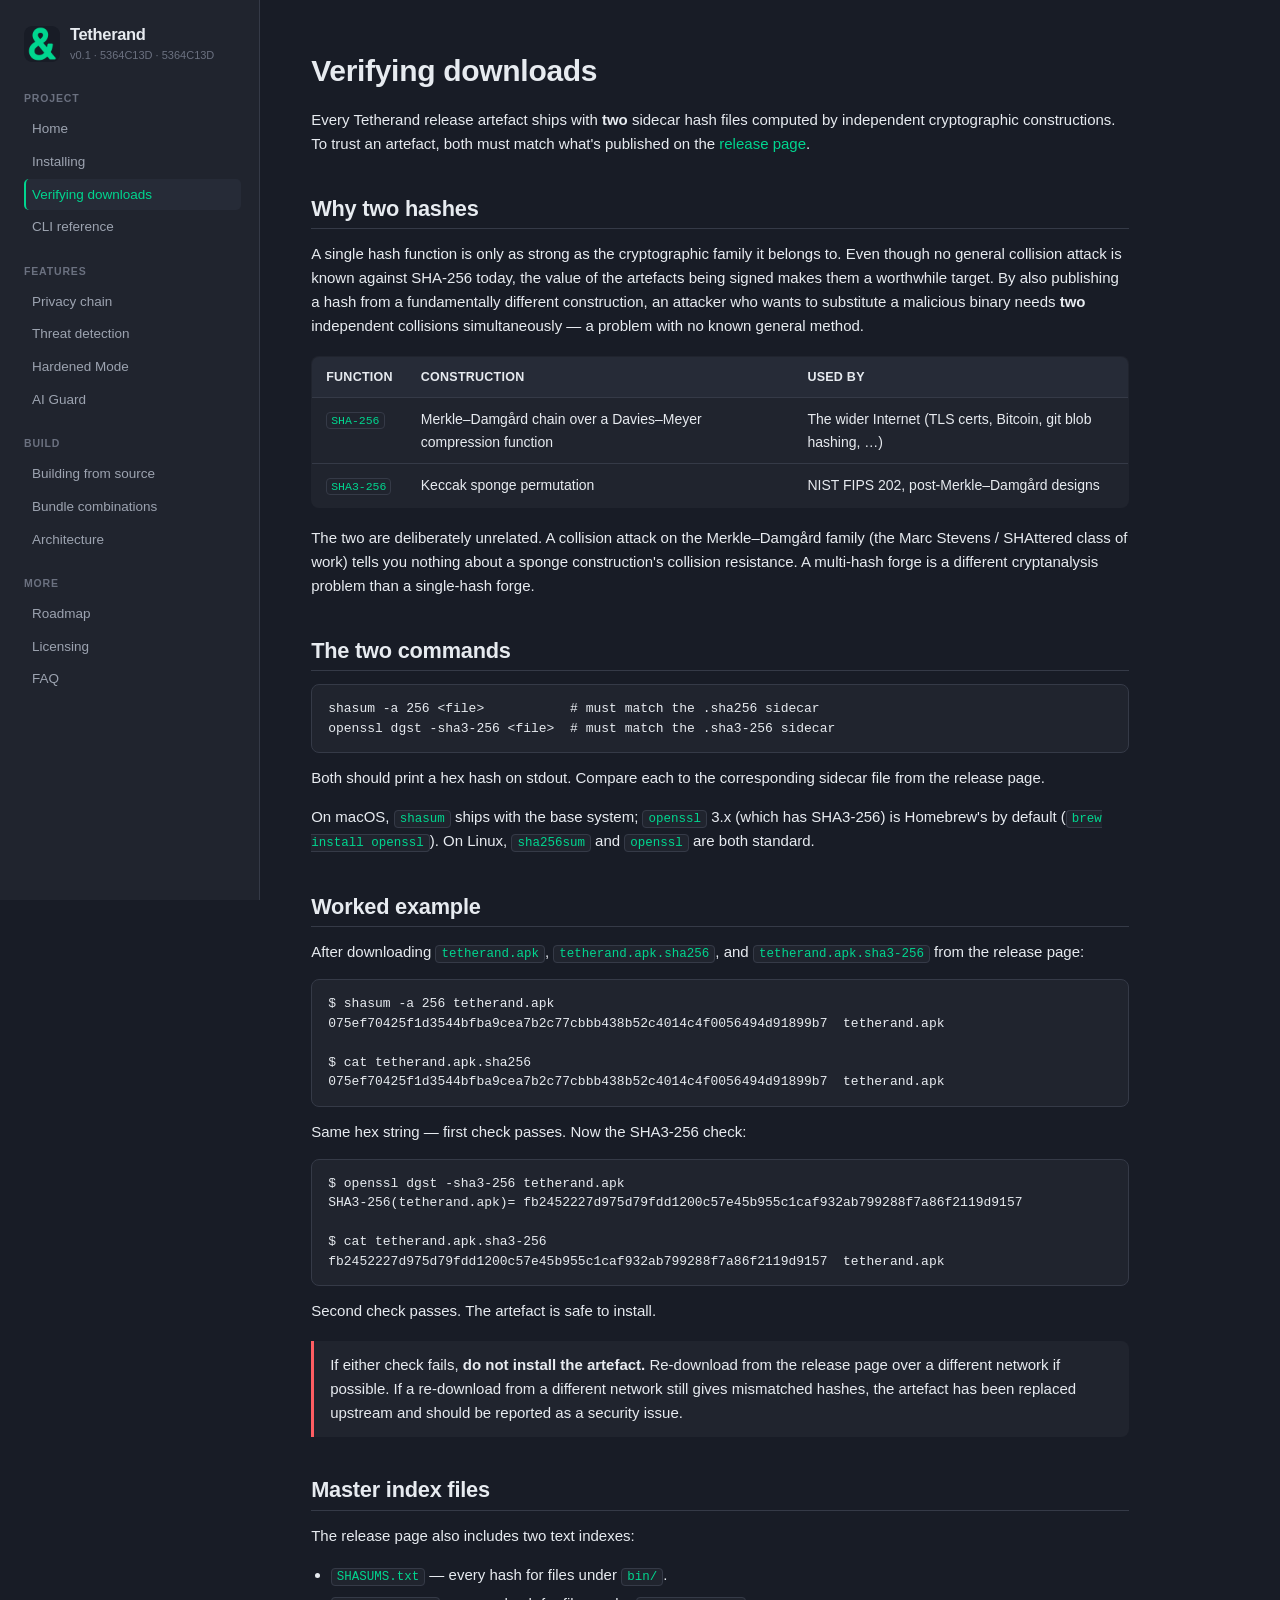
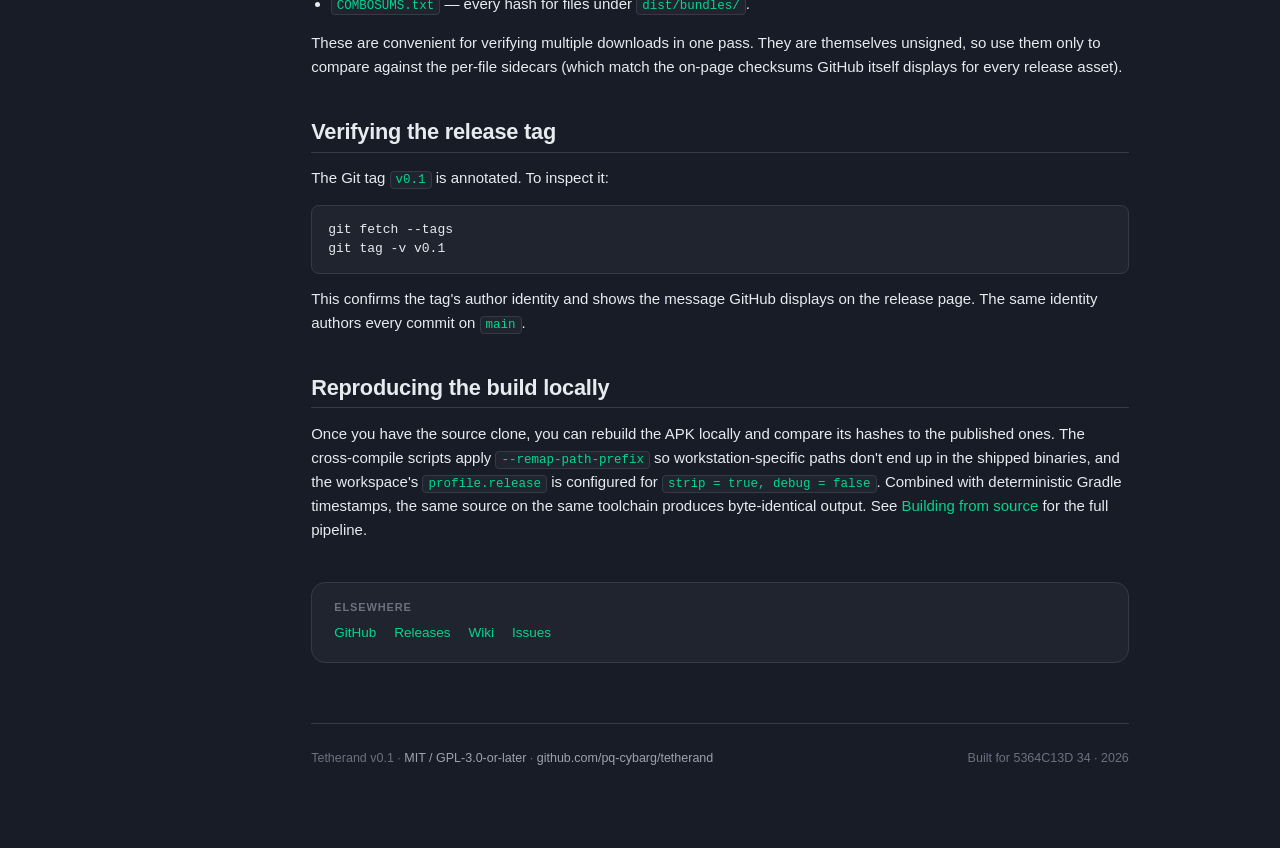
<file: docs/verifying.html>
<!doctype html>
<html lang="en">
<head>
<meta charset="utf-8">
<title>Verifying downloads · Tetherand</title>
<meta name="viewport" content="width=device-width, initial-scale=1">
<meta name="description" content="Every Tetherand release artefact ships with paired SHA-256 + SHA3-256 sidecars.">
<meta property="og:title" content="Verifying downloads · Tetherand">
<meta property="og:description" content="Every Tetherand release artefact ships with paired SHA-256 + SHA3-256 sidecars.">
<meta property="og:type" content="website">
<meta property="og:image" content="img/logo.png">
<meta property="og:url" content="https://pq-cybarg.github.io/tetherand/verifying.html">
<link rel="icon" type="image/png" href="img/logo.png">
<link rel="stylesheet" href="styles.css">
</head>
<body>
<div class="mobile-bar">
  <img src="img/logo.png" alt="">
  <h1>Tetherand</h1>
</div>
<div class="shell">
  <aside class="sidebar">
    <a class="brand" href="index.html">
      <img src="img/logo.png" alt="Tetherand logo">
      <span>
        <h1>Tetherand</h1>
        <small>v0.1 · 5364C13D · 5364C13D</small>
      </span>
    </a>
    <nav>
      <h5>Project</h5><ul>
      <li><a href="index.html">Home</a></li>
      <li><a href="installing.html">Installing</a></li>
      <li><a href="verifying.html" class="current">Verifying downloads</a></li>
      <li><a href="cli.html">CLI reference</a></li>
      </ul>
      <h5>Features</h5><ul>
      <li><a href="privacy-chain.html">Privacy chain</a></li>
      <li><a href="threat-detection.html">Threat detection</a></li>
      <li><a href="hardened-mode.html">Hardened Mode</a></li>
      <li><a href="ai-guard.html">AI Guard</a></li>
      </ul>
      <h5>Build</h5><ul>
      <li><a href="building.html">Building from source</a></li>
      <li><a href="bundles.html">Bundle combinations</a></li>
      <li><a href="architecture.html">Architecture</a></li>
      </ul>
      <h5>More</h5><ul>
      <li><a href="roadmap.html">Roadmap</a></li>
      <li><a href="licensing.html">Licensing</a></li>
      <li><a href="faq.html">FAQ</a></li>
      </ul>
    </nav>
  </aside>
  <main>
    
<h1>Verifying downloads</h1>

<p>Every Tetherand release artefact ships with <strong>two</strong> sidecar hash files computed by independent cryptographic constructions. To trust an artefact, both must match what's published on the <a href="https://github.com/pq-cybarg/tetherand/releases">release page</a>.</p>

<h2 id="why-two">Why two hashes</h2>

<p>A single hash function is only as strong as the cryptographic family it belongs to. Even though no general collision attack is known against SHA-256 today, the value of the artefacts being signed makes them a worthwhile target. By also publishing a hash from a fundamentally different construction, an attacker who wants to substitute a malicious binary needs <strong>two</strong> independent collisions simultaneously &mdash; a problem with no known general method.</p>

<table>
  <tr><th>Function</th><th>Construction</th><th>Used by</th></tr>
  <tr><td><code>SHA-256</code></td><td>Merkle&ndash;Damg&aring;rd chain over a Davies&ndash;Meyer compression function</td><td>The wider Internet (TLS certs, Bitcoin, git blob hashing, &hellip;)</td></tr>
  <tr><td><code>SHA3-256</code></td><td>Keccak sponge permutation</td><td>NIST FIPS 202, post-Merkle&ndash;Damg&aring;rd designs</td></tr>
</table>

<p>The two are deliberately unrelated. A collision attack on the Merkle&ndash;Damg&aring;rd family (the Marc Stevens / SHAttered class of work) tells you nothing about a sponge construction's collision resistance. A multi-hash forge is a different cryptanalysis problem than a single-hash forge.</p>

<h2 id="commands">The two commands</h2>

<pre><code>shasum -a 256 &lt;file&gt;           # must match the .sha256 sidecar
openssl dgst -sha3-256 &lt;file&gt;  # must match the .sha3-256 sidecar</code></pre>

<p>Both should print a hex hash on stdout. Compare each to the corresponding sidecar file from the release page.</p>

<p>On macOS, <code>shasum</code> ships with the base system; <code>openssl</code> 3.x (which has SHA3-256) is Homebrew's by default (<code>brew install openssl</code>). On Linux, <code>sha256sum</code> and <code>openssl</code> are both standard.</p>

<h2 id="walkthrough">Worked example</h2>

<p>After downloading <code>tetherand.apk</code>, <code>tetherand.apk.sha256</code>, and <code>tetherand.apk.sha3-256</code> from the release page:</p>

<pre><code>$ shasum -a 256 tetherand.apk
075ef70425f1d3544bfba9cea7b2c77cbbb438b52c4014c4f0056494d91899b7  tetherand.apk

$ cat tetherand.apk.sha256
075ef70425f1d3544bfba9cea7b2c77cbbb438b52c4014c4f0056494d91899b7  tetherand.apk</code></pre>

<p>Same hex string &mdash; first check passes. Now the SHA3-256 check:</p>

<pre><code>$ openssl dgst -sha3-256 tetherand.apk
SHA3-256(tetherand.apk)= fb2452227d975d79fdd1200c57e45b955c1caf932ab799288f7a86f2119d9157

$ cat tetherand.apk.sha3-256
fb2452227d975d79fdd1200c57e45b955c1caf932ab799288f7a86f2119d9157  tetherand.apk</code></pre>

<p>Second check passes. The artefact is safe to install.</p>

<div class="callout danger">
  If either check fails, <strong>do not install the artefact.</strong> Re-download from the release page over a different network if possible. If a re-download from a different network still gives mismatched hashes, the artefact has been replaced upstream and should be reported as a security issue.
</div>

<h2 id="indexes">Master index files</h2>

<p>The release page also includes two text indexes:</p>
<ul>
  <li><code>SHASUMS.txt</code> &mdash; every hash for files under <code>bin/</code>.</li>
  <li><code>COMBOSUMS.txt</code> &mdash; every hash for files under <code>dist/bundles/</code>.</li>
</ul>

<p>These are convenient for verifying multiple downloads in one pass. They are themselves unsigned, so use them only to compare against the per-file sidecars (which match the on-page checksums GitHub itself displays for every release asset).</p>

<h2 id="tag-verify">Verifying the release tag</h2>

<p>The Git tag <code>v0.1</code> is annotated. To inspect it:</p>
<pre><code>git fetch --tags
git tag -v v0.1</code></pre>
<p>This confirms the tag's author identity and shows the message GitHub displays on the release page. The same identity authors every commit on <code>main</code>.</p>

<h2 id="reproducing">Reproducing the build locally</h2>

<p>Once you have the source clone, you can rebuild the APK locally and compare its hashes to the published ones. The cross-compile scripts apply <code>--remap-path-prefix</code> so workstation-specific paths don't end up in the shipped binaries, and the workspace's <code>profile.release</code> is configured for <code>strip = true, debug = false</code>. Combined with deterministic Gradle timestamps, the same source on the same toolchain produces byte-identical output. See <a href="building.html">Building from source</a> for the full pipeline.</p>

    <div class="toc-bottom">
      <h4>Elsewhere</h4>
      <div class="links">
        <a href="https://github.com/pq-cybarg/tetherand">GitHub</a>
        <a href="https://github.com/pq-cybarg/tetherand/releases">Releases</a>
        <a href="https://github.com/pq-cybarg/tetherand/wiki">Wiki</a>
        <a href="https://github.com/pq-cybarg/tetherand/issues">Issues</a>
      </div>
    </div>
    <footer class="site-footer">
      <div>Tetherand v0.1 · <a href="licensing.html">MIT / GPL-3.0-or-later</a> · <a href="https://github.com/pq-cybarg/tetherand">github.com/pq-cybarg/tetherand</a></div>
      <div>Built for 5364C13D 34 · 2026</div>
    </footer>
  </main>
</div>
</body>
</html>
</file>
<file: docs/styles.css>
/* Tetherand site palette — matches the Compose Theme.kt accents. */
:root {
    --bg:         #181c26;
    --bg-elev:   #20242e;
    --bg-card:   #262b37;
    --border:    #353a47;
    --fg:        #e7ebf0;
    --fg-dim:    #9ca3b0;
    --fg-faint:  #6b7180;
    --accent:    #00d68f;
    --warn:      #ffc857;
    --danger:    #ff5d62;
    --info:      #b388ff;
    --mono:      ui-monospace, "SF Mono", "JetBrains Mono", "Cascadia Mono", "Source Code Pro", Menlo, Consolas, monospace;
    --sans:      -apple-system, BlinkMacSystemFont, "Inter", "Segoe UI", Roboto, "Helvetica Neue", Arial, sans-serif;
    --radius:    8px;
    --radius-lg: 14px;
    --sidebar-w: 260px;
}

* { box-sizing: border-box; }

html, body {
    margin: 0;
    padding: 0;
    background: var(--bg);
    color: var(--fg);
    font-family: var(--sans);
    font-size: 15px;
    line-height: 1.6;
    -webkit-font-smoothing: antialiased;
}

a { color: var(--accent); text-decoration: none; transition: color 0.15s; }
a:hover { color: #4cf2b6; text-decoration: underline; }

h1, h2, h3, h4, h5, h6 {
    font-weight: 700;
    letter-spacing: -0.01em;
    margin: 1.8em 0 0.6em 0;
    line-height: 1.25;
}
h1 { font-size: 2rem; margin-top: 0.4em; }
h2 {
    font-size: 1.45rem;
    border-bottom: 1px solid var(--border);
    padding-bottom: 0.3em;
}
h3 { font-size: 1.15rem; color: var(--fg); }
h4 { font-size: 1rem;    color: var(--fg-dim); font-weight: 600; }

p { margin: 0.6em 0 1em 0; }
strong { color: var(--fg); font-weight: 600; }
hr { border: 0; border-top: 1px solid var(--border); margin: 2em 0; }

code, pre {
    font-family: var(--mono);
    font-size: 13px;
}
code {
    background: var(--bg-elev);
    border: 1px solid var(--border);
    border-radius: 4px;
    padding: 1px 5px;
    font-size: 12.5px;
    color: var(--accent);
}
pre {
    background: var(--bg-elev);
    border: 1px solid var(--border);
    border-radius: var(--radius);
    padding: 14px 16px;
    overflow-x: auto;
    margin: 1em 0;
    line-height: 1.5;
}
pre code {
    background: transparent;
    border: 0;
    padding: 0;
    color: var(--fg);
    font-size: 13px;
}

/* ============ Layout ============ */
.shell {
    display: grid;
    grid-template-columns: var(--sidebar-w) 1fr;
    min-height: 100vh;
}
@media (max-width: 860px) {
    .shell { grid-template-columns: 1fr; }
    .sidebar { display: none; }
}
.sidebar {
    background: var(--bg-elev);
    border-right: 1px solid var(--border);
    padding: 24px 18px 40px 24px;
    position: sticky;
    top: 0;
    height: 100vh;
    overflow-y: auto;
}
.sidebar .brand {
    display: flex;
    align-items: center;
    gap: 10px;
    margin-bottom: 28px;
    text-decoration: none;
    color: var(--fg);
}
.sidebar .brand img {
    width: 36px; height: 36px;
    border-radius: 8px;
}
.sidebar .brand h1 {
    font-size: 1.1rem;
    margin: 0;
    letter-spacing: -0.02em;
}
.sidebar .brand small {
    display: block;
    color: var(--fg-faint);
    font-size: 11px;
    margin-top: 2px;
}
.sidebar nav h5 {
    color: var(--fg-faint);
    font-size: 10.5px;
    letter-spacing: 0.08em;
    text-transform: uppercase;
    font-weight: 600;
    margin: 22px 0 8px 0;
}
.sidebar nav ul {
    list-style: none;
    padding: 0;
    margin: 0;
}
.sidebar nav li {
    margin: 1px 0;
}
.sidebar nav a {
    display: block;
    color: var(--fg-dim);
    padding: 5px 8px;
    border-radius: 5px;
    font-size: 13.5px;
    text-decoration: none;
    transition: background 0.1s, color 0.1s;
}
.sidebar nav a:hover {
    color: var(--fg);
    background: var(--bg-card);
}
.sidebar nav a.current {
    color: var(--accent);
    background: var(--bg-card);
    border-left: 2px solid var(--accent);
    padding-left: 6px;
}

main {
    padding: 40px clamp(20px, 4vw, 64px) 80px;
    max-width: 920px;
}

/* ============ Hero (index page) ============ */
.hero {
    display: grid;
    grid-template-columns: auto 1fr;
    gap: 36px;
    align-items: center;
    padding: 40px 0 36px 0;
    border-bottom: 1px solid var(--border);
    margin-bottom: 36px;
}
@media (max-width: 660px) {
    .hero { grid-template-columns: 1fr; gap: 18px; }
}
.hero img {
    width: 168px;
    height: 168px;
    border-radius: 24px;
    box-shadow: 0 14px 40px rgba(0, 214, 143, 0.18);
}
.hero h1 {
    font-size: 2.6rem;
    margin: 0 0 8px 0;
    letter-spacing: -0.025em;
}
.hero p.tagline {
    color: var(--fg-dim);
    font-size: 1.15rem;
    margin: 0 0 18px 0;
    line-height: 1.45;
}
.hero .cta {
    display: flex;
    gap: 10px;
    flex-wrap: wrap;
}
.hero .cta a {
    display: inline-flex;
    align-items: center;
    gap: 6px;
    padding: 8px 18px;
    border-radius: 8px;
    font-size: 14px;
    font-weight: 600;
    text-decoration: none;
    border: 1px solid var(--border);
    transition: all 0.15s;
}
.hero .cta a.primary {
    background: var(--accent);
    color: #051d12;
    border-color: var(--accent);
}
.hero .cta a.primary:hover { background: #4cf2b6; }
.hero .cta a.secondary {
    background: transparent;
    color: var(--fg);
}
.hero .cta a.secondary:hover { background: var(--bg-card); }

/* ============ Cards ============ */
.cards {
    display: grid;
    grid-template-columns: repeat(auto-fit, minmax(240px, 1fr));
    gap: 16px;
    margin: 24px 0;
}
.card {
    background: var(--bg-elev);
    border: 1px solid var(--border);
    border-radius: var(--radius-lg);
    padding: 20px;
}
.card h3 {
    margin: 0 0 8px 0;
    font-size: 1.05rem;
    color: var(--accent);
}
.card p {
    margin: 0;
    font-size: 14px;
    color: var(--fg-dim);
    line-height: 1.5;
}

/* ============ Tables ============ */
table {
    width: 100%;
    border-collapse: collapse;
    margin: 1.2em 0;
    background: var(--bg-elev);
    border: 1px solid var(--border);
    border-radius: var(--radius);
    overflow: hidden;
}
table th, table td {
    text-align: left;
    padding: 10px 14px;
    border-bottom: 1px solid var(--border);
    font-size: 14px;
    vertical-align: top;
}
table th {
    background: var(--bg-card);
    color: var(--fg);
    font-size: 12.5px;
    font-weight: 600;
    letter-spacing: 0.02em;
    text-transform: uppercase;
}
table tr:last-child td { border-bottom: 0; }
table td code {
    font-size: 11.5px;
    padding: 1px 4px;
}

/* ============ Callouts ============ */
.callout {
    border-left: 3px solid var(--info);
    background: var(--bg-elev);
    padding: 12px 16px;
    border-radius: 0 var(--radius) var(--radius) 0;
    margin: 18px 0;
}
.callout.warn   { border-left-color: var(--warn);   }
.callout.danger { border-left-color: var(--danger); }
.callout.ok     { border-left-color: var(--accent); }
.callout strong { color: var(--fg); }

/* ============ Badges ============ */
.badge {
    display: inline-block;
    padding: 2px 8px;
    border-radius: 999px;
    font-size: 11px;
    font-weight: 600;
    text-transform: uppercase;
    letter-spacing: 0.04em;
    font-family: var(--mono);
}
.badge.ok     { background: rgba(0, 214, 143, 0.15); color: var(--accent); }
.badge.warn   { background: rgba(255, 200, 87, 0.15); color: var(--warn); }
.badge.danger { background: rgba(255, 93, 98, 0.15); color: var(--danger); }
.badge.info   { background: rgba(179, 136, 255, 0.15); color: var(--info); }
.badge.neutral { background: var(--bg-card); color: var(--fg-dim); }

/* ============ Lists ============ */
ul, ol { padding-left: 1.3em; }
li { margin: 0.3em 0; }
ul.checklist { list-style: none; padding-left: 0; }
ul.checklist li {
    padding-left: 22px;
    position: relative;
    margin: 0.5em 0;
}
ul.checklist li::before {
    content: "●";
    position: absolute;
    left: 0;
    color: var(--accent);
    font-family: var(--mono);
}

/* ============ Footer ============ */
.site-footer {
    margin-top: 60px;
    padding-top: 24px;
    border-top: 1px solid var(--border);
    color: var(--fg-faint);
    font-size: 12.5px;
    display: flex;
    justify-content: space-between;
    align-items: center;
    gap: 16px;
    flex-wrap: wrap;
}
.site-footer a { color: var(--fg-dim); }
.site-footer a:hover { color: var(--accent); }

/* ============ Mobile top-bar (when sidebar collapses) ============ */
.mobile-bar {
    display: none;
    background: var(--bg-elev);
    border-bottom: 1px solid var(--border);
    padding: 12px 16px;
    align-items: center;
    gap: 10px;
}
.mobile-bar img { width: 28px; height: 28px; border-radius: 6px; }
.mobile-bar h1 { margin: 0; font-size: 1rem; }
@media (max-width: 860px) {
    .mobile-bar { display: flex; }
}

.toc-bottom {
    background: var(--bg-elev);
    border: 1px solid var(--border);
    border-radius: var(--radius-lg);
    padding: 18px 22px;
    margin-top: 40px;
}
.toc-bottom h4 {
    margin: 0 0 8px 0;
    font-size: 11px;
    color: var(--fg-faint);
    letter-spacing: 0.08em;
    text-transform: uppercase;
}
.toc-bottom .links {
    display: flex;
    gap: 18px;
    flex-wrap: wrap;
}
.toc-bottom .links a { font-size: 13.5px; }
</file>
